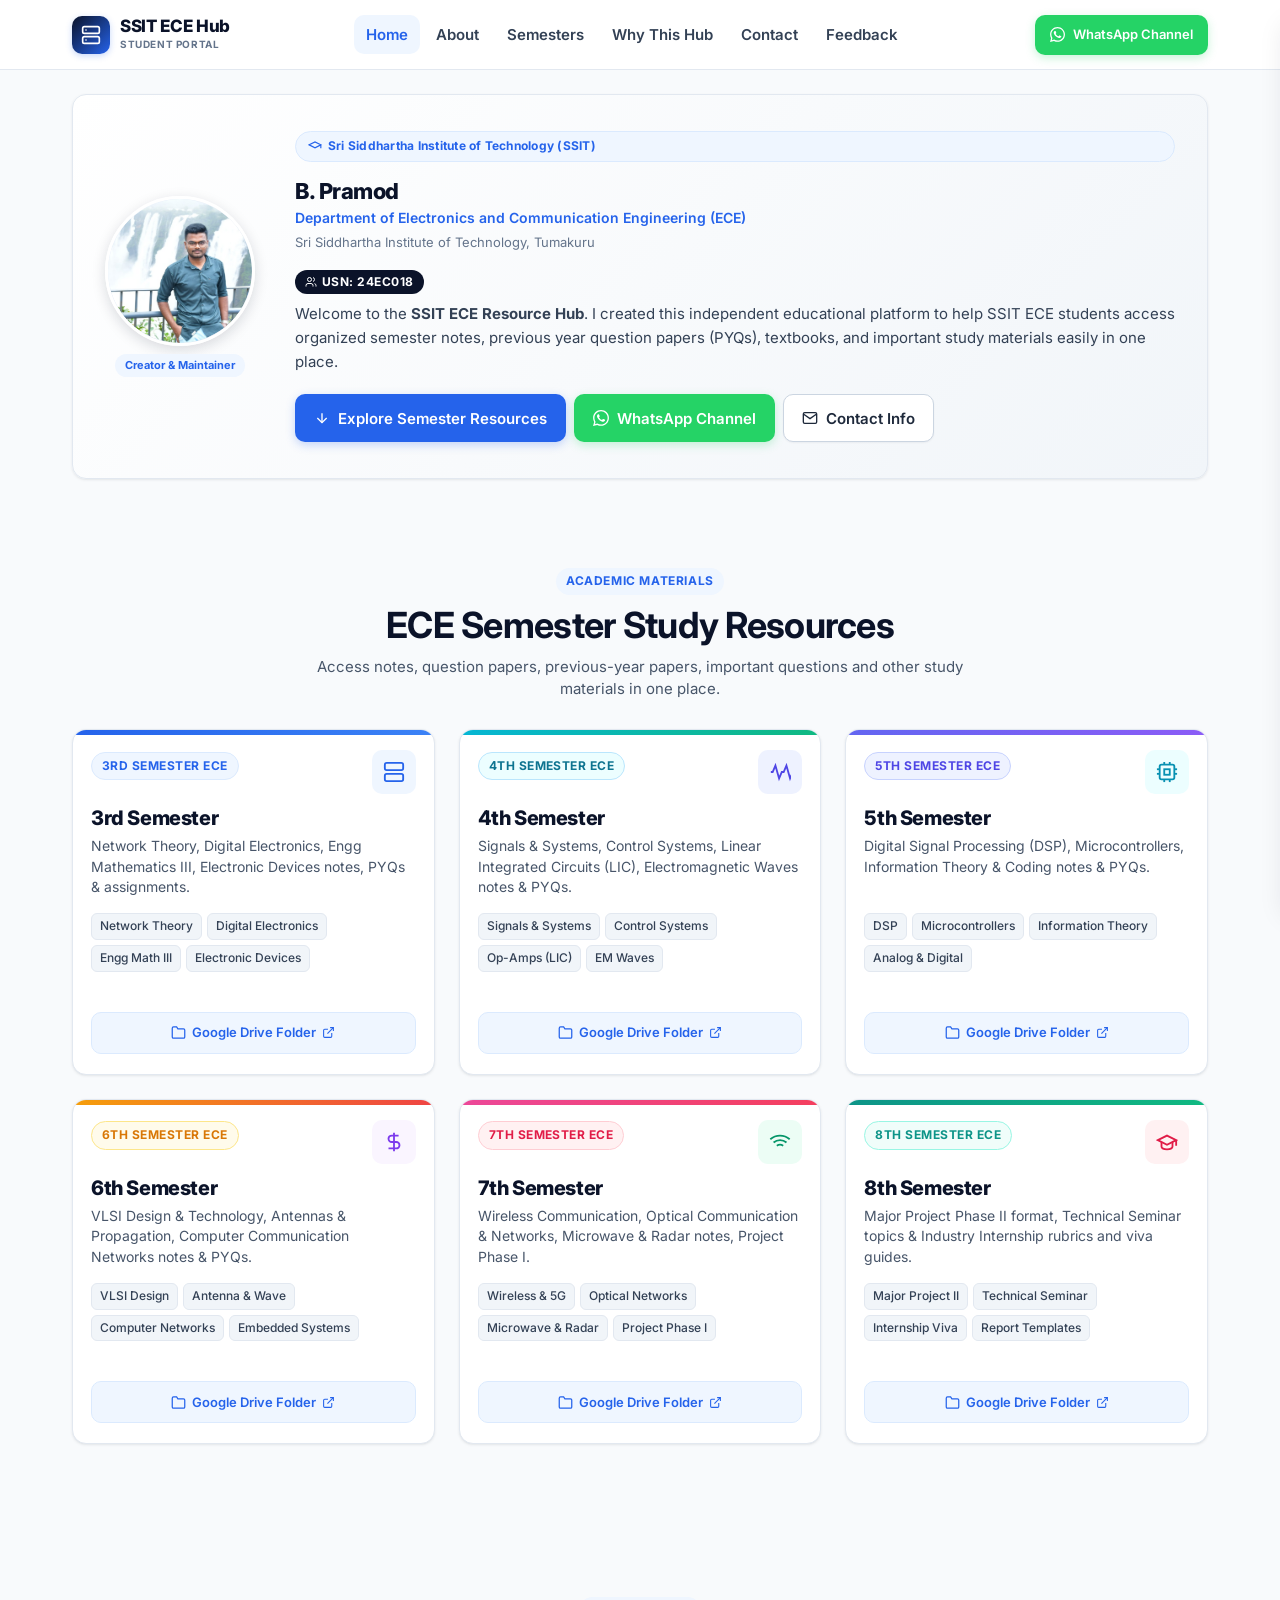
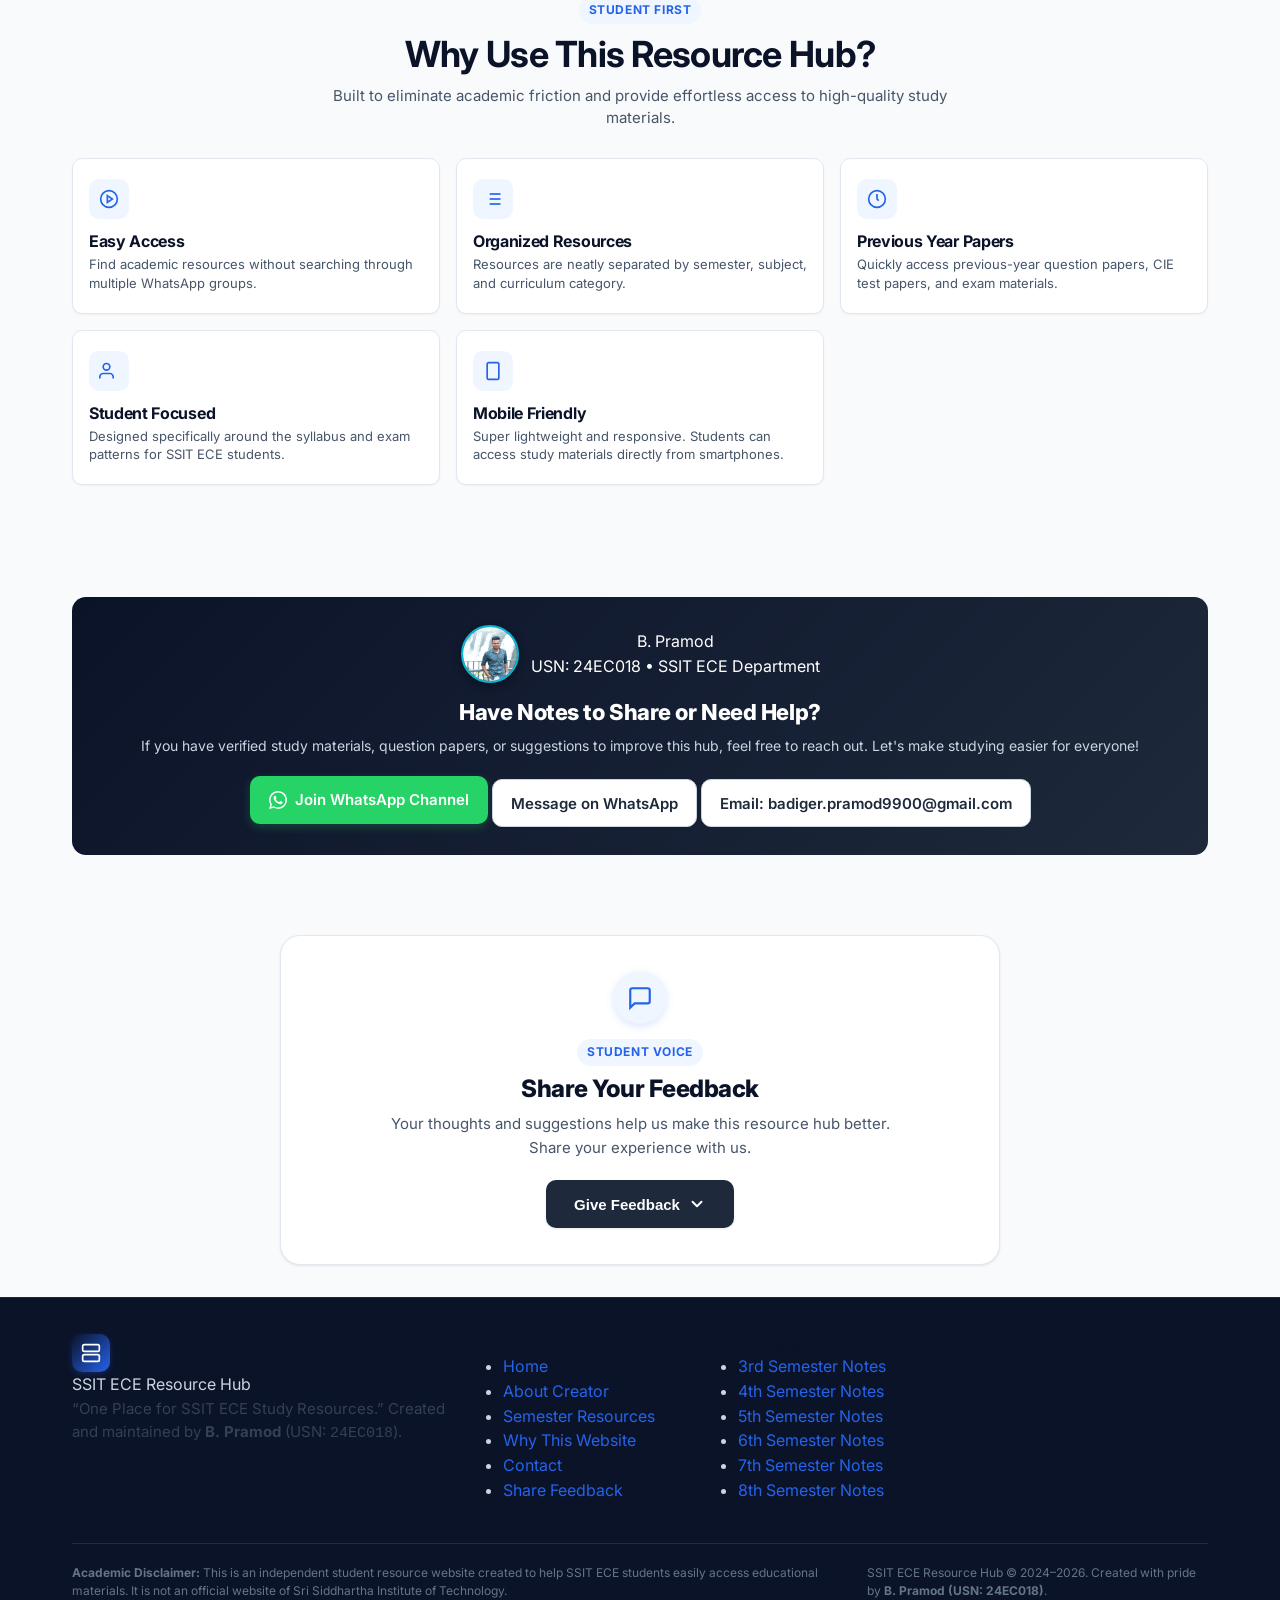
<file: index.html>
<!DOCTYPE html>
<html lang="en" dir="ltr">

<head>
  <meta charset="UTF-8" />
  <meta name="viewport" content="width=device-width, initial-scale=1.0, maximum-scale=5.0" />
  <title>SSIT ECE Notes, PYQs &amp; Study Materials | SSIT ECE Resource Hub</title>

  <meta name="google-site-verification" content="nePICPqPpKgbYac89nXSj3ZrUfnoT_5CNgrUsE46Vic" />

  <!-- Primary SEO Meta Tags -->
  <meta name="title" content="SSIT ECE Notes, PYQs &amp; Study Materials | SSIT ECE Resource Hub" />
  <meta name="description"
    content="One place for SSIT ECE notes, PYQs, textbooks and study materials across 3rd, 4th, 5th, 6th, 7th and 8th semesters for Sri Siddhartha Institute of Technology students. Created by B. Pramod." />
  <meta name="keywords"
    content="SSIT ECE notes, SSIT ECE notes PDF, SSIT ECE 3rd sem notes, SSIT ECE 4th sem notes, SSIT ECE 5th sem notes, SSIT ECE 6th sem notes, SSIT ECE PYQ, Sri Siddhartha Institute of Technology ECE notes, SSIT Tumakuru ECE resources, B Pramod SSIT" />
  <meta name="author" content="B. Pramod" />
  <meta name="robots" content="index, follow" />
  <link rel="canonical" href="https://badiger-pramod.github.io/ssit-ece-resource-hub/" />

  <!-- Open Graph & Social Cards -->
  <meta property="og:type" content="website" />
  <meta property="og:url" content="https://badiger-pramod.github.io/ssit-ece-resource-hub/" />
  <meta property="og:title" content="SSIT ECE Notes, PYQs &amp; Study Materials | SSIT ECE Resource Hub" />
  <meta property="og:description"
    content="Academic resources organized for SSIT ECE students across 3rd to 8th semesters. Created and maintained by B. Pramod." />
  <meta property="og:site_name" content="SSIT ECE Resource Hub" />

  <!-- Mobile Browser Theme Color -->
  <meta name="theme-color" content="#2563EB" />

  <!-- Google Fonts -->
  <link rel="preconnect" href="https://fonts.googleapis.com" />
  <link rel="preconnect" href="https://fonts.gstatic.com" crossorigin />
  <link href="https://fonts.googleapis.com/css2?family=Inter:wght@400;500;600;700;800&display=swap" rel="stylesheet" />

  <!-- Stylesheet -->
  <link rel="stylesheet" href="css/styles.css" />
  <link rel="stylesheet" href="css/components.css" />

  <style>
    /* ==========================================================================
       Custom Upgrades & Refinements for SSIT ECE Resource Hub
       ========================================================================== */
    /* Top Creator Section Header Styling */
    .about-top-section {
      padding-top: 1.5rem;
      padding-bottom: 2rem;
    }

    .creator-lead-badge {
      display: inline-flex;
      align-items: center;
      gap: 6px;
      padding: 5px 12px;
      background-color: var(--primary-light);
      border: 1px solid var(--primary-subtle);
      border-radius: var(--radius-full);
      color: var(--primary);
      font-size: 0.75rem;
      font-weight: 700;
      letter-spacing: 0.02em;
      margin-bottom: 1rem;
    }

    .creator-avatar-img {
      width: 100%;
      height: 100%;
      object-fit: cover;
      object-position: 62% 20%;
      border-radius: 50%;
      display: block;
    }

    .creator-intro-text {
      font-size: 0.9375rem;
      line-height: 1.6;
      color: var(--navy-700);
      margin-bottom: 1.25rem;
    }


    /* Enhanced Semester Cards Action Row */
    .semester-actions-row {
      display: flex;
      flex-direction: column;
      gap: 8px;
      margin-top: 1.25rem;
      width: 100%;
    }

    .btn-drive-action {
      display: inline-flex;
      align-items: center;
      justify-content: center;
      gap: 6px;
      width: 100%;
      min-height: 42px;
      padding: 8px 14px;
      font-size: 0.8125rem;
      font-weight: 600;
      border-radius: var(--radius-md);
      background-color: var(--primary-light);
      color: var(--primary);
      border: 1px solid var(--primary-subtle);
      text-decoration: none;
      transition: background-color var(--transition-fast), color var(--transition-fast);
    }

    .btn-drive-action:hover {
      background-color: #DBEAFE;
      color: var(--primary-hover);
    }

    .btn-coming-soon-badge {
      display: inline-flex;
      align-items: center;
      justify-content: center;
      gap: 6px;
      width: 100%;
      min-height: 42px;
      padding: 8px 14px;
      font-size: 0.75rem;
      font-weight: 600;
      border-radius: var(--radius-md);
      background-color: var(--neutral-100);
      color: var(--neutral-500);
      border: 1px dashed var(--neutral-300);
      text-align: center;
    }

    /* Semester Card Icon Badge */
    .semester-icon-header {
      display: flex;
      align-items: center;
      justify-content: space-between;
      margin-bottom: 0.75rem;
    }

    .semester-icon-circle {
      width: 44px;
      height: 44px;
      border-radius: var(--radius-md);
      display: flex;
      align-items: center;
      justify-content: center;
      background-color: var(--primary-light);
      color: var(--primary);
      flex-shrink: 0;
    }

    .semester-icon-circle svg {
      width: 22px;
      height: 22px;
    }
  </style>
</head>

<body>
  <!-- Accessibility Skip Navigation Link -->
  <a href="#main-content" class="skip-to-content">Skip to main content</a>

  <!-- ================= 1. NAVIGATION BAR ================= -->
  <header class="site-header" id="site-header">
    <div class="container">
      <nav class="navbar" aria-label="Main Navigation">
        <!-- Brand Title -->
        <a href="#about" class="nav-brand" aria-label="SSIT ECE Resource Hub Homepage">
          <div class="brand-icon-box" aria-hidden="true">
            <svg viewBox="0 0 24 24" fill="none" stroke="currentColor" stroke-width="2" stroke-linecap="round"
              stroke-linejoin="round">
              <rect x="2" y="2" width="20" height="8" rx="2" ry="2"></rect>
              <rect x="2" y="14" width="20" height="8" rx="2" ry="2"></rect>
              <line x1="6" y1="6" x2="6.01" y2="6"></line>
              <line x1="6" y1="18" x2="6.01" y2="18"></line>
            </svg>
          </div>
          <div class="brand-text">
            <span class="brand-title">SSIT ECE Hub</span>
            <span class="brand-subtitle">Student Portal</span>
          </div>
        </a>

        <!-- Desktop Navigation Links -->
        <ul class="nav-menu" role="menubar">
          <li role="none"><a href="#about" class="nav-link active" role="menuitem">Home</a></li>
          <li role="none"><a href="#about" class="nav-link" role="menuitem">About</a></li>
          <li role="none"><a href="#semesters" class="nav-link" role="menuitem">Semesters</a></li>
          <li role="none"><a href="#why-us" class="nav-link" role="menuitem">Why This Hub</a></li>
          <li role="none"><a href="#contact" class="nav-link" role="menuitem">Contact</a></li>
          <li role="none"><a href="#feedback" class="nav-link" role="menuitem">Feedback</a></li>
        </ul>

        <!-- Header Actions: WhatsApp -->
        <div class="header-actions">
          <a href="https://whatsapp.com/channel/0029VbBs0ymId7nU8XMlQm0M" target="_blank" rel="noopener noreferrer"
            class="btn btn-sm btn-whatsapp" style="width: auto;" aria-label="Join Official WhatsApp Channel">
            <svg width="15" height="15" viewBox="0 0 24 24" fill="currentColor">
              <path
                d="M.057 24l1.687-6.163c-1.041-1.804-1.588-3.849-1.587-5.946.003-6.556 5.338-11.891 11.893-11.891 3.181.001 6.167 1.24 8.413 3.488 2.245 2.248 3.481 5.236 3.48 8.414-.003 6.557-5.338 11.892-11.893 11.892-1.99-.001-3.951-.5-5.688-1.448l-6.305 1.654zm6.597-3.807c1.676.995 3.276 1.591 5.392 1.592 5.448 0 9.886-4.434 9.889-9.885.002-5.462-4.415-9.89-9.881-9.892-5.452 0-9.887 4.434-9.889 9.884-.001 2.225.651 3.891 1.746 5.634l-.999 3.648 3.742-.981zm11.387-5.464c-.074-.124-.272-.198-.57-.347-.297-.149-1.758-.868-2.031-.967-.272-.099-.47-.149-.669.149-.198.297-.768.967-.941 1.165-.173.198-.347.223-.644.074-.297-.149-1.255-.462-2.39-1.475-.883-.788-1.48-1.761-1.653-2.059-.173-.297-.018-.458.13-.606.134-.133.297-.347.446-.521.151-.172.2-.296.3-.495.099-.198.05-.372-.025-.521-.075-.148-.669-1.611-.916-2.206-.242-.579-.487-.501-.669-.51l-.57-.01c-.198 0-.52.074-.792.372s-1.04 1.016-1.04 2.479 1.065 2.876 1.213 3.074c.149.198 2.095 3.2 5.076 4.487.709.306 1.263.489 1.694.626.712.226 1.36.194 1.872.118.571-.085 1.758-.719 2.006-1.413.248-.695.248-1.29.173-1.414z" />
            </svg>
            <span>WhatsApp Channel</span>
          </a>
        </div>

        <!-- Mobile Hamburger Button (>= 48px Touch Target) -->
        <button type="button" class="mobile-menu-btn" id="mobile-menu-btn" aria-label="Toggle navigation menu"
          aria-expanded="false" aria-controls="mobile-nav">
          <svg viewBox="0 0 24 24" fill="none" stroke="currentColor" stroke-width="2" stroke-linecap="round"
            stroke-linejoin="round" aria-hidden="true">
            <line x1="3" y1="12" x2="21" y2="12"></line>
            <line x1="3" y1="6" x2="21" y2="6"></line>
            <line x1="3" y1="18" x2="21" y2="18"></line>
          </svg>
        </button>
      </nav>
    </div>
  </header>

  <!-- Clean Mobile Navigation Drawer -->
  <div class="mobile-nav-overlay" id="mobile-nav-overlay" aria-hidden="true"></div>
  <aside class="mobile-nav" id="mobile-nav" aria-label="Mobile Navigation">
    <div class="mobile-nav-header">
      <span class="mobile-nav-title">SSIT ECE Hub</span>
      <button type="button" class="mobile-nav-close" id="mobile-nav-close" aria-label="Close menu">
        <svg width="22" height="22" viewBox="0 0 24 24" fill="none" stroke="currentColor" stroke-width="2"
          stroke-linecap="round" stroke-linejoin="round">
          <line x1="18" y1="6" x2="6" y2="18"></line>
          <line x1="6" y1="6" x2="18" y2="18"></line>
        </svg>
      </button>
    </div>

    <ul class="mobile-nav-links">
      <li>
        <a href="https://whatsapp.com/channel/0029VbBs0ymId7nU8XMlQm0M" target="_blank" rel="noopener noreferrer"
          class="mobile-nav-link"
          style="background-color: #ECFDF5; color: #047857; border: 1px solid #A7F3D0; font-weight: 700;">
          <span style="display: flex; align-items: center; gap: 8px;">
            <svg width="18" height="18" viewBox="0 0 24 24" fill="currentColor" style="color: #25D366;">
              <path
                d="M.057 24l1.687-6.163c-1.041-1.804-1.588-3.849-1.587-5.946.003-6.556 5.338-11.891 11.893-11.891 3.181.001 6.167 1.24 8.413 3.488 2.245 2.248 3.481 5.236 3.48 8.414-.003 6.557-5.338 11.892-11.893 11.892-1.99-.001-3.951-.5-5.688-1.448l-6.305 1.654zm6.597-3.807c1.676.995 3.276 1.591 5.392 1.592 5.448 0 9.886-4.434 9.889-9.885.002-5.462-4.415-9.89-9.881-9.892-5.452 0-9.887 4.434-9.889 9.884-.001 2.225.651 3.891 1.746 5.634l-.999 3.648 3.742-.981zm11.387-5.464c-.074-.124-.272-.198-.57-.347-.297-.149-1.758-.868-2.031-.967-.272-.099-.47-.149-.669.149-.198.297-.768.967-.941 1.165-.173.198-.347.223-.644.074-.297-.149-1.255-.462-2.39-1.475-.883-.788-1.48-1.761-1.653-2.059-.173-.297-.018-.458.13-.606.134-.133.297-.347.446-.521.151-.172.2-.296.3-.495.099-.198.05-.372-.025-.521-.075-.148-.669-1.611-.916-2.206-.242-.579-.487-.501-.669-.51l-.57-.01c-.198 0-.52.074-.792.372s-1.04 1.016-1.04 2.479 1.065 2.876 1.213 3.074c.149.198 2.095 3.2 5.076 4.487.709.306 1.263.489 1.694.626.712.226 1.36.194 1.872.118.571-.085 1.758-.719 2.006-1.413.248-.695.248-1.29.173-1.414z" />
            </svg>
            <span>WhatsApp Channel</span>
          </span>
          <span
            style="font-size: 0.6875rem; background-color: #25D366; color: #fff; padding: 2px 7px; border-radius: 9999px;">Join</span>
        </a>
      </li>
      <li><a href="#about" class="mobile-nav-link">Home</a></li>
      <li><a href="#about" class="mobile-nav-link">About Creator</a></li>
      <li><a href="#semesters" class="mobile-nav-link">Semester Resources (3rd–8th)</a></li>
      <li><a href="#why-us" class="mobile-nav-link">Why This Website</a></li>
      <li><a href="#contact" class="mobile-nav-link">Contact</a></li>
      <li><a href="#feedback" class="mobile-nav-link">Share Feedback</a></li>
    </ul>

    <div class="mobile-nav-footer">
      <a href="#semesters" class="btn btn-primary" style="width: 100%; justify-content: center;">Browse Semesters</a>
    </div>
  </aside>

  <!-- ================= MAIN CONTENT ================= -->
  <main id="main-content">

    <!-- ================= 2. ABOUT CREATOR SECTION (IMMEDIATELY BELOW NAVBAR) ================= -->
    <section class="section about-top-section" id="about" aria-labelledby="about-heading">
      <div class="container">
        <div class="creator-wrapper">
          <!-- Creator Photograph with Face Centering -->
          <div class="creator-photo-col">
            <div class="creator-photo-frame" title="B. Pramod (USN: 24EC018) - Creator & Maintainer">
              <img src="assets/images/pramod.jpg" alt="B. Pramod - Creator of SSIT ECE Resource Hub" width="130"
                height="130" class="creator-avatar-img"
                onerror="this.onerror=null; this.src='assets/images/pramod-placeholder.svg';" />
            </div>
            <span class="creator-tag-badge">Creator &amp; Maintainer</span>
          </div>

          <!-- Creator Details & Introduction -->
          <div class="creator-info-col">
            <span class="creator-lead-badge">
              <svg width="14" height="14" viewBox="0 0 24 24" fill="none" stroke="currentColor" stroke-width="2">
                <path d="M22 10v6M2 10l10-5 10 5-10 5z"></path>
              </svg>
              <span>Sri Siddhartha Institute of Technology (SSIT)</span>
            </span>

            <h1 class="creator-name" id="about-heading">B. Pramod</h1>
            <p class="creator-dept">Department of Electronics and Communication Engineering (ECE)</p>
            <p class="creator-college">Sri Siddhartha Institute of Technology, Tumakuru</p>

            <div>
              <span class="creator-usn-badge">
                <svg width="12" height="12" viewBox="0 0 24 24" fill="none" stroke="currentColor" stroke-width="2">
                  <path d="M16 21v-2a4 4 0 0 0-4-4H6a4 4 0 0 0-4 4v2"></path>
                  <circle cx="9" cy="7" r="4"></circle>
                  <path d="M22 21v-2a4 4 0 0 0-3-3.87"></path>
                  <path d="M16 3.13a4 4 0 0 1 0 7.75"></path>
                </svg>
                <span>USN: 24EC018</span>
              </span>
            </div>

            <!-- Short Introduction explaining motivation -->
            <p class="creator-intro-text">
              Welcome to the <strong>SSIT ECE Resource Hub</strong>. I created this independent educational platform to
              help SSIT ECE students access organized semester notes, previous year question papers (PYQs), textbooks,
              and important study materials easily in one place.
            </p>

            <!-- Touch Action Buttons (Mobile-First) -->
            <div class="creator-contact-actions">
              <a href="#semesters" class="btn btn-primary" aria-label="Explore Semester Resources">
                <svg width="16" height="16" viewBox="0 0 24 24" fill="none" stroke="currentColor" stroke-width="2">
                  <line x1="12" y1="5" x2="12" y2="19"></line>
                  <polyline points="19 12 12 19 5 12"></polyline>
                </svg>
                <span>Explore Semester Resources</span>
              </a>

              <a href="https://whatsapp.com/channel/0029VbBs0ymId7nU8XMlQm0M" target="_blank" rel="noopener noreferrer"
                class="btn btn-whatsapp" aria-label="Join Official WhatsApp Channel">
                <svg width="16" height="16" viewBox="0 0 24 24" fill="currentColor">
                  <path
                    d="M.057 24l1.687-6.163c-1.041-1.804-1.588-3.849-1.587-5.946.003-6.556 5.338-11.891 11.893-11.891 3.181.001 6.167 1.24 8.413 3.488 2.245 2.248 3.481 5.236 3.48 8.414-.003 6.557-5.338 11.892-11.893 11.892-1.99-.001-3.951-.5-5.688-1.448l-6.305 1.654zm6.597-3.807c1.676.995 3.276 1.591 5.392 1.592 5.448 0 9.886-4.434 9.889-9.885.002-5.462-4.415-9.89-9.881-9.892-5.452 0-9.887 4.434-9.889 9.884-.001 2.225.651 3.891 1.746 5.634l-.999 3.648 3.742-.981zm11.387-5.464c-.074-.124-.272-.198-.57-.347-.297-.149-1.758-.868-2.031-.967-.272-.099-.47-.149-.669.149-.198.297-.768.967-.941 1.165-.173.198-.347.223-.644.074-.297-.149-1.255-.462-2.39-1.475-.883-.788-1.48-1.761-1.653-2.059-.173-.297-.018-.458.13-.606.134-.133.297-.347.446-.521.151-.172.2-.296.3-.495.099-.198.05-.372-.025-.521-.075-.148-.669-1.611-.916-2.206-.242-.579-.487-.501-.669-.51l-.57-.01c-.198 0-.52.074-.792.372s-1.04 1.016-1.04 2.479 1.065 2.876 1.213 3.074c.149.198 2.095 3.2 5.076 4.487.709.306 1.263.489 1.694.626.712.226 1.36.194 1.872.118.571-.085 1.758-.719 2.006-1.413.248-.695.248-1.29.173-1.414z" />
                </svg>
                <span>WhatsApp Channel</span>
              </a>

              <a href="#contact" class="btn btn-secondary" aria-label="Contact B. Pramod">
                <svg width="16" height="16" viewBox="0 0 24 24" fill="none" stroke="currentColor" stroke-width="2">
                  <path d="M4 4h16c1.1 0 2 .9 2 2v12c0 1.1-.9 2-2 2H4c-1.1 0-2-.9-2-2V6c0-1.1.9-2 2-2z"></path>
                  <polyline points="22,6 12,13 2,6"></polyline>
                </svg>
                <span>Contact Info</span>
              </a>
            </div>
          </div>
        </div>
      </div>
    </section>

    <!-- ================= 3. ECE SEMESTER STUDY RESOURCES (3rd to 8th) ================= -->
    <section class="section" id="semesters" aria-labelledby="semesters-title">
      <div class="container">
        <div class="section-header">
          <span class="section-badge">Academic Materials</span>
          <h2 class="section-title" id="semesters-title">ECE Semester Study Resources</h2>
          <p class="section-subtitle">
            Access notes, question papers, previous-year papers, important questions and other study materials in one
            place.
          </p>
        </div>

        <!-- 6 Semester Cards Grid (Mobile 1-col, Tablet 2-col, Desktop 3-col) -->
        <div class="semesters-grid" id="semesters-grid-container">

          <!-- 1. 3rd Semester Card -->
          <article class="semester-card sem-card-3" id="sem-3">
            <div class="semester-card-top-accent"></div>
            <div class="semester-icon-header">
              <span class="semester-badge">3rd Semester ECE</span>
              <div class="semester-icon-circle" aria-hidden="true">
                <!-- Circuit Icon -->
                <svg viewBox="0 0 24 24" fill="none" stroke="currentColor" stroke-width="2">
                  <rect x="2" y="2" width="20" height="8" rx="2" ry="2"></rect>
                  <rect x="2" y="14" width="20" height="8" rx="2" ry="2"></rect>
                  <line x1="6" y1="6" x2="6.01" y2="6"></line>
                  <line x1="6" y1="18" x2="6.01" y2="18"></line>
                </svg>
              </div>
            </div>

            <h3 class="semester-title">3rd Semester</h3>
            <p class="semester-desc">
              Network Theory, Digital Electronics, Engg Mathematics III, Electronic Devices notes, PYQs &amp;
              assignments.
            </p>

            <ul class="semester-subjects-list" aria-label="Core Subjects">
              <li class="semester-subject-pill">Network Theory</li>
              <li class="semester-subject-pill">Digital Electronics</li>
              <li class="semester-subject-pill">Engg Math III</li>
              <li class="semester-subject-pill">Electronic Devices</li>
            </ul>

            <div class="semester-actions-row">
              <a href="https://drive.google.com/drive/folders/10A22FDHw3j7eA5kIDYn6FzdEhDXj8HKC" target="_blank"
                rel="noopener noreferrer" class="btn-drive-action" aria-label="Open 3rd Semester Google Drive">
                <svg width="15" height="15" viewBox="0 0 24 24" fill="none" stroke="currentColor" stroke-width="2">
                  <path d="M22 19a2 2 0 0 1-2 2H4a2 2 0 0 1-2-2V5a2 2 0 0 1 2-2h5l2 3h9a2 2 0 0 1 2 2z"></path>
                </svg>
                <span>Google Drive Folder</span>
                <svg width="13" height="13" viewBox="0 0 24 24" fill="none" stroke="currentColor" stroke-width="2">
                  <path d="M18 13v6a2 2 0 0 1-2 2H5a2 2 0 0 1-2-2V8a2 2 0 0 1 2-2h6"></path>
                  <polyline points="15 3 21 3 21 9"></polyline>
                  <line x1="10" y1="14" x2="21" y2="3"></line>
                </svg>
              </a>
            </div>
          </article>

          <!-- 2. 4th Semester Card -->
          <article class="semester-card sem-card-4" id="sem-4">
            <div class="semester-card-top-accent"></div>
            <div class="semester-icon-header">
              <span class="semester-badge">4th Semester ECE</span>
              <div class="semester-icon-circle" aria-hidden="true" style="background-color: #EEF2FF; color: #4F46E5;">
                <!-- Wave Icon -->
                <svg viewBox="0 0 24 24" fill="none" stroke="currentColor" stroke-width="2">
                  <path d="M2 12h2l3-7 4 14 3-7h2l3-7 4 14 3-7h2"></path>
                </svg>
              </div>
            </div>

            <h3 class="semester-title">4th Semester</h3>
            <p class="semester-desc">
              Signals &amp; Systems, Control Systems, Linear Integrated Circuits (LIC), Electromagnetic Waves notes
              &amp; PYQs.
            </p>

            <ul class="semester-subjects-list" aria-label="Core Subjects">
              <li class="semester-subject-pill">Signals &amp; Systems</li>
              <li class="semester-subject-pill">Control Systems</li>
              <li class="semester-subject-pill">Op-Amps (LIC)</li>
              <li class="semester-subject-pill">EM Waves</li>
            </ul>

            <div class="semester-actions-row">
              <a href="https://drive.google.com/drive/folders/1eTAomKSCOVdGVzwWvMAuI4Y-z9eiLtEl" target="_blank"
                rel="noopener noreferrer" class="btn-drive-action" aria-label="Open 4th Semester Google Drive">
                <svg width="15" height="15" viewBox="0 0 24 24" fill="none" stroke="currentColor" stroke-width="2">
                  <path d="M22 19a2 2 0 0 1-2 2H4a2 2 0 0 1-2-2V5a2 2 0 0 1 2-2h5l2 3h9a2 2 0 0 1 2 2z"></path>
                </svg>
                <span>Google Drive Folder</span>
                <svg width="13" height="13" viewBox="0 0 24 24" fill="none" stroke="currentColor" stroke-width="2">
                  <path d="M18 13v6a2 2 0 0 1-2 2H5a2 2 0 0 1-2-2V8a2 2 0 0 1 2-2h6"></path>
                  <polyline points="15 3 21 3 21 9"></polyline>
                  <line x1="10" y1="14" x2="21" y2="3"></line>
                </svg>
              </a>
            </div>
          </article>

          <!-- 3. 5th Semester Card -->
          <article class="semester-card sem-card-5" id="sem-5">
            <div class="semester-card-top-accent"></div>
            <div class="semester-icon-header">
              <span class="semester-badge">5th Semester ECE</span>
              <div class="semester-icon-circle" aria-hidden="true" style="background-color: #ECFEFF; color: #0891B2;">
                <!-- Microprocessor Icon -->
                <svg viewBox="0 0 24 24" fill="none" stroke="currentColor" stroke-width="2">
                  <rect x="4" y="4" width="16" height="16" rx="2"></rect>
                  <rect x="9" y="9" width="6" height="6"></rect>
                  <line x1="9" y1="1" x2="9" y2="4"></line>
                  <line x1="15" y1="1" x2="15" y2="4"></line>
                  <line x1="9" y1="20" x2="9" y2="23"></line>
                  <line x1="15" y1="20" x2="15" y2="23"></line>
                  <line x1="20" y1="9" x2="23" y2="9"></line>
                  <line x1="20" y1="14" x2="23" y2="14"></line>
                  <line x1="1" y1="9" x2="4" y2="9"></line>
                  <line x1="1" y1="14" x2="4" y2="14"></line>
                </svg>
              </div>
            </div>

            <h3 class="semester-title">5th Semester</h3>
            <p class="semester-desc">
              Digital Signal Processing (DSP), Microcontrollers, Information Theory &amp; Coding notes &amp; PYQs.
            </p>

            <ul class="semester-subjects-list" aria-label="Core Subjects">
              <li class="semester-subject-pill">DSP</li>
              <li class="semester-subject-pill">Microcontrollers</li>
              <li class="semester-subject-pill">Information Theory</li>
              <li class="semester-subject-pill">Analog &amp; Digital</li>
            </ul>

            <div class="semester-actions-row">
              <a href="https://drive.google.com/drive/folders/1Vl7GBvbNEtHJhae36wi89-S1IUgjO7qQ" target="_blank"
                rel="noopener noreferrer" class="btn-drive-action" aria-label="Open 5th Semester Google Drive">
                <svg width="15" height="15" viewBox="0 0 24 24" fill="none" stroke="currentColor" stroke-width="2">
                  <path d="M22 19a2 2 0 0 1-2 2H4a2 2 0 0 1-2-2V5a2 2 0 0 1 2-2h5l2 3h9a2 2 0 0 1 2 2z"></path>
                </svg>
                <span>Google Drive Folder</span>
                <svg width="13" height="13" viewBox="0 0 24 24" fill="none" stroke="currentColor" stroke-width="2">
                  <path d="M18 13v6a2 2 0 0 1-2 2H5a2 2 0 0 1-2-2V8a2 2 0 0 1 2-2h6"></path>
                  <polyline points="15 3 21 3 21 9"></polyline>
                  <line x1="10" y1="14" x2="21" y2="3"></line>
                </svg>
              </a>
            </div>
          </article>

          <!-- 4. 6th Semester Card -->
          <article class="semester-card sem-card-6" id="sem-6">
            <div class="semester-card-top-accent"></div>
            <div class="semester-icon-header">
              <span class="semester-badge">6th Semester ECE</span>
              <div class="semester-icon-circle" aria-hidden="true" style="background-color: #FAF5FF; color: #7C3AED;">
                <!-- Antenna/Chip Icon -->
                <svg viewBox="0 0 24 24" fill="none" stroke="currentColor" stroke-width="2">
                  <path d="M12 2v20M17 5H9.5a3.5 3.5 0 0 0 0 7h5a3.5 3.5 0 0 1 0 7H6"></path>
                </svg>
              </div>
            </div>

            <h3 class="semester-title">6th Semester</h3>
            <p class="semester-desc">
              VLSI Design &amp; Technology, Antennas &amp; Propagation, Computer Communication Networks notes &amp;
              PYQs.
            </p>

            <ul class="semester-subjects-list" aria-label="Core Subjects">
              <li class="semester-subject-pill">VLSI Design</li>
              <li class="semester-subject-pill">Antenna &amp; Wave</li>
              <li class="semester-subject-pill">Computer Networks</li>
              <li class="semester-subject-pill">Embedded Systems</li>
            </ul>

            <div class="semester-actions-row">
              <a href="https://drive.google.com/drive/folders/1AP-suBvOmB0LhoK178qOOseBytJG1XCh" target="_blank"
                rel="noopener noreferrer" class="btn-drive-action" aria-label="Open 6th Semester Google Drive">
                <svg width="15" height="15" viewBox="0 0 24 24" fill="none" stroke="currentColor" stroke-width="2">
                  <path d="M22 19a2 2 0 0 1-2 2H4a2 2 0 0 1-2-2V5a2 2 0 0 1 2-2h5l2 3h9a2 2 0 0 1 2 2z"></path>
                </svg>
                <span>Google Drive Folder</span>
                <svg width="13" height="13" viewBox="0 0 24 24" fill="none" stroke="currentColor" stroke-width="2">
                  <path d="M18 13v6a2 2 0 0 1-2 2H5a2 2 0 0 1-2-2V8a2 2 0 0 1 2-2h6"></path>
                  <polyline points="15 3 21 3 21 9"></polyline>
                  <line x1="10" y1="14" x2="21" y2="3"></line>
                </svg>
              </a>
            </div>
          </article>

          <!-- 5. 7th Semester Card -->
          <article class="semester-card sem-card-7" id="sem-7">
            <div class="semester-card-top-accent"></div>
            <div class="semester-icon-header">
              <span class="semester-badge">7th Semester ECE</span>
              <div class="semester-icon-circle" aria-hidden="true" style="background-color: #ECFDF5; color: #059669;">
                <!-- Wireless / Radar Icon -->
                <svg viewBox="0 0 24 24" fill="none" stroke="currentColor" stroke-width="2">
                  <path d="M5 12.55a11 11 0 0 1 14.08 0"></path>
                  <path d="M1.42 9a16 16 0 0 1 21.16 0"></path>
                  <path d="M8.53 16.11a6 6 0 0 1 6.95 0"></path>
                  <line x1="12" y1="20" x2="12.01" y2="20"></line>
                </svg>
              </div>
            </div>

            <h3 class="semester-title">7th Semester</h3>
            <p class="semester-desc">
              Wireless Communication, Optical Communication &amp; Networks, Microwave &amp; Radar notes, Project Phase
              I.
            </p>

            <ul class="semester-subjects-list" aria-label="Core Subjects">
              <li class="semester-subject-pill">Wireless &amp; 5G</li>
              <li class="semester-subject-pill">Optical Networks</li>
              <li class="semester-subject-pill">Microwave &amp; Radar</li>
              <li class="semester-subject-pill">Project Phase I</li>
            </ul>

            <div class="semester-actions-row">
              <a href="https://drive.google.com/drive/folders/1VcCJliUxYvZ04etjz8dSz4T2kYgqFiDf" target="_blank"
                rel="noopener noreferrer" class="btn-drive-action" aria-label="Open 7th Semester Google Drive">
                <svg width="15" height="15" viewBox="0 0 24 24" fill="none" stroke="currentColor" stroke-width="2">
                  <path d="M22 19a2 2 0 0 1-2 2H4a2 2 0 0 1-2-2V5a2 2 0 0 1 2-2h5l2 3h9a2 2 0 0 1 2 2z"></path>
                </svg>
                <span>Google Drive Folder</span>
                <svg width="13" height="13" viewBox="0 0 24 24" fill="none" stroke="currentColor" stroke-width="2">
                  <path d="M18 13v6a2 2 0 0 1-2 2H5a2 2 0 0 1-2-2V8a2 2 0 0 1 2-2h6"></path>
                  <polyline points="15 3 21 3 21 9"></polyline>
                  <line x1="10" y1="14" x2="21" y2="3"></line>
                </svg>
              </a>
            </div>
          </article>

          <!-- 6. 8th Semester Card -->
          <article class="semester-card sem-card-8" id="sem-8">
            <div class="semester-card-top-accent"></div>
            <div class="semester-icon-header">
              <span class="semester-badge">8th Semester ECE</span>
              <div class="semester-icon-circle" aria-hidden="true" style="background-color: #FFF1F2; color: #E11D48;">
                <!-- Project Cap Icon -->
                <svg viewBox="0 0 24 24" fill="none" stroke="currentColor" stroke-width="2">
                  <path d="M22 10v6M2 10l10-5 10 5-10 5z"></path>
                  <path d="M6 12v5c0 2 3 3 6 3s6-1 6-3v-5"></path>
                </svg>
              </div>
            </div>

            <h3 class="semester-title">8th Semester</h3>
            <p class="semester-desc">
              Major Project Phase II format, Technical Seminar topics &amp; Industry Internship rubrics and viva guides.
            </p>

            <ul class="semester-subjects-list" aria-label="Core Subjects">
              <li class="semester-subject-pill">Major Project II</li>
              <li class="semester-subject-pill">Technical Seminar</li>
              <li class="semester-subject-pill">Internship Viva</li>
              <li class="semester-subject-pill">Report Templates</li>
            </ul>

            <div class="semester-actions-row">
              <a href="https://drive.google.com/drive/folders/10OqT0GkKHCzddtY2W9A2M-kaDJ8RnKQn" target="_blank"
                rel="noopener noreferrer" class="btn-drive-action" aria-label="Open 8th Semester Google Drive">
                <svg width="15" height="15" viewBox="0 0 24 24" fill="none" stroke="currentColor" stroke-width="2">
                  <path d="M22 19a2 2 0 0 1-2 2H4a2 2 0 0 1-2-2V5a2 2 0 0 1 2-2h5l2 3h9a2 2 0 0 1 2 2z"></path>
                </svg>
                <span>Google Drive Folder</span>
                <svg width="13" height="13" viewBox="0 0 24 24" fill="none" stroke="currentColor" stroke-width="2">
                  <path d="M18 13v6a2 2 0 0 1-2 2H5a2 2 0 0 1-2-2V8a2 2 0 0 1 2-2h6"></path>
                  <polyline points="15 3 21 3 21 9"></polyline>
                  <line x1="10" y1="14" x2="21" y2="3"></line>
                </svg>
              </a>
            </div>
          </article>

        </div>
      </div>
    </section>

    <!-- ================= 4. WHY THIS WEBSITE SECTION ================= -->
    <section class="section" id="why-us" aria-labelledby="why-heading">
      <div class="container">
        <div class="section-header">
          <span class="section-badge">Student First</span>
          <h2 class="section-title" id="why-heading">Why Use This Resource Hub?</h2>
          <p class="section-subtitle">
            Built to eliminate academic friction and provide effortless access to high-quality study materials.
          </p>
        </div>

        <div class="why-grid">
          <article class="why-card">
            <div class="why-icon-box" aria-hidden="true">
              <svg viewBox="0 0 24 24" fill="none" stroke="currentColor" stroke-width="2">
                <circle cx="12" cy="12" r="10"></circle>
                <polygon points="10 8 16 12 10 16 10 8"></polygon>
              </svg>
            </div>
            <h3 class="why-title">Easy Access</h3>
            <p class="why-desc">Find academic resources without searching through multiple WhatsApp groups.</p>
          </article>

          <article class="why-card">
            <div class="why-icon-box" aria-hidden="true">
              <svg viewBox="0 0 24 24" fill="none" stroke="currentColor" stroke-width="2">
                <line x1="8" y1="6" x2="21" y2="6"></line>
                <line x1="8" y1="12" x2="21" y2="12"></line>
                <line x1="8" y1="18" x2="21" y2="18"></line>
              </svg>
            </div>
            <h3 class="why-title">Organized Resources</h3>
            <p class="why-desc">Resources are neatly separated by semester, subject, and curriculum category.</p>
          </article>

          <article class="why-card">
            <div class="why-icon-box" aria-hidden="true">
              <svg viewBox="0 0 24 24" fill="none" stroke="currentColor" stroke-width="2">
                <circle cx="12" cy="12" r="10"></circle>
                <polyline points="12 6 12 12 14 14"></polyline>
              </svg>
            </div>
            <h3 class="why-title">Previous Year Papers</h3>
            <p class="why-desc">Quickly access previous-year question papers, CIE test papers, and exam materials.</p>
          </article>

          <article class="why-card">
            <div class="why-icon-box" aria-hidden="true">
              <svg viewBox="0 0 24 24" fill="none" stroke="currentColor" stroke-width="2">
                <path d="M17 21v-2a4 4 0 0 0-4-4H5a4 4 0 0 0-4 4v2"></path>
                <circle cx="9" cy="7" r="4"></circle>
              </svg>
            </div>
            <h3 class="why-title">Student Focused</h3>
            <p class="why-desc">Designed specifically around the syllabus and exam patterns for SSIT ECE students.</p>
          </article>

          <article class="why-card">
            <div class="why-icon-box" aria-hidden="true">
              <svg viewBox="0 0 24 24" fill="none" stroke="currentColor" stroke-width="2">
                <rect x="5" y="2" width="14" height="20" rx="2" ry="2"></rect>
                <line x1="12" y1="18" x2="12.01" y2="18"></line>
              </svg>
            </div>
            <h3 class="why-title">Mobile Friendly</h3>
            <p class="why-desc">Super lightweight and responsive. Students can access study materials directly from
              smartphones.</p>
          </article>
        </div>
      </div>
    </section>

    <!-- ================= 5. CONTACT SECTION ================= -->
    <section class="section" id="contact" aria-labelledby="contact-heading">
      <div class="container">
        <div class="contact-section-card">
          <div class="contact-card-profile">
            <div class="contact-photo-frame">
              <img src="assets/images/pramod.jpg" alt="B. Pramod" width="64" height="64"
                onerror="this.onerror=null; this.src='assets/images/pramod-placeholder.svg';" />
            </div>
            <div>
              <div class="contact-profile-name">B. Pramod</div>
              <div class="contact-profile-meta">USN: 24EC018 &bull; SSIT ECE Department</div>
            </div>
          </div>

          <h2 class="contact-card-title" id="contact-heading">Have Notes to Share or Need Help?</h2>
          <p class="contact-card-desc">
            If you have verified study materials, question papers, or suggestions to improve this hub, feel free to
            reach out. Let's make studying easier for everyone!
          </p>

          <div class="contact-actions-grid">
            <a href="https://whatsapp.com/channel/0029VbBs0ymId7nU8XMlQm0M" target="_blank" rel="noopener noreferrer"
              class="btn btn-whatsapp" aria-label="Join Official WhatsApp Channel">
              <svg width="18" height="18" viewBox="0 0 24 24" fill="currentColor">
                <path
                  d="M.057 24l1.687-6.163c-1.041-1.804-1.588-3.849-1.587-5.946.003-6.556 5.338-11.891 11.893-11.891 3.181.001 6.167 1.24 8.413 3.488 2.245 2.248 3.481 5.236 3.48 8.414-.003 6.557-5.338 11.892-11.893 11.892-1.99-.001-3.951-.5-5.688-1.448l-6.305 1.654zm6.597-3.807c1.676.995 3.276 1.591 5.392 1.592 5.448 0 9.886-4.434 9.889-9.885.002-5.462-4.415-9.89-9.881-9.892-5.452 0-9.887 4.434-9.889 9.884-.001 2.225.651 3.891 1.746 5.634l-.999 3.648 3.742-.981zm11.387-5.464c-.074-.124-.272-.198-.57-.347-.297-.149-1.758-.868-2.031-.967-.272-.099-.47-.149-.669.149-.198.297-.768.967-.941 1.165-.173.198-.347.223-.644.074-.297-.149-1.255-.462-2.39-1.475-.883-.788-1.48-1.761-1.653-2.059-.173-.297-.018-.458.13-.606.134-.133.297-.347.446-.521.151-.172.2-.296.3-.495.099-.198.05-.372-.025-.521-.075-.148-.669-1.611-.916-2.206-.242-.579-.487-.501-.669-.51l-.57-.01c-.198 0-.52.074-.792.372s-1.04 1.016-1.04 2.479 1.065 2.876 1.213 3.074c.149.198 2.095 3.2 5.076 4.487.709.306 1.263.489 1.694.626.712.226 1.36.194 1.872.118.571-.085 1.758-.719 2.006-1.413.248-.695.248-1.29.173-1.414z" />
              </svg>
              <span>Join WhatsApp Channel</span>
            </a>

            <a href="https://wa.me/918197159702?text=Hello%20Pramod,%20I%20am%20visiting%20the%20SSIT%20ECE%20Resource%20Hub%20and%20would%20like%20to%20connect."
              target="_blank" rel="noopener noreferrer" class="btn btn-secondary" aria-label="Message on WhatsApp">
              <span>Message on WhatsApp</span>
            </a>

            <a href="mailto:badiger.pramod9900@gmail.com" class="btn btn-secondary"
              aria-label="Send an email to B. Pramod">
              <span>Email: badiger.pramod9900@gmail.com</span>
            </a>
          </div>
        </div>
      </div>
    </section>

    <!-- ================= 6. STUDENT FEEDBACK SECTION (COLLAPSIBLE / EXPANDABLE) ================= -->
    <section class="section feedback-section" id="feedback" aria-labelledby="feedback-heading">
      <div class="container">
        <div class="feedback-card">
          <div class="feedback-icon-wrap" aria-hidden="true">
            <svg viewBox="0 0 24 24">
              <path d="M21 15a2 2 0 0 1-2 2H7l-4 4V5a2 2 0 0 1 2-2h14a2 2 0 0 1 2 2z"></path>
            </svg>
          </div>
          <span class="section-badge">Student Voice</span>
          <h2 class="section-title feedback-title" id="feedback-heading">Share Your Feedback</h2>
          <p class="feedback-subtitle">
            Your thoughts and suggestions help us make this resource hub better. Share your experience with us.
          </p>

          <div class="feedback-toggle-wrap">
            <button type="button" class="btn-feedback-toggle" id="btn-give-feedback" aria-expanded="false"
              aria-controls="feedback-form-container">
              <span>Give Feedback</span>
              <svg viewBox="0 0 24 24" fill="none" stroke="currentColor" stroke-width="2.5" stroke-linecap="round"
                stroke-linejoin="round">
                <polyline points="6 9 12 15 18 9"></polyline>
              </svg>
            </button>
          </div>

          <!-- Hidden Form Container (Revealed upon clicking Give Feedback) -->
          <div class="feedback-form-container" id="feedback-form-container">
            <form id="student-feedback-form" class="feedback-form" novalidate>
              <!-- Anti-Spam Honeypot Field (Invisible to human students) -->
              <input type="text" id="feedback-hp" name="_hp_security" class="feedback-honeypot" tabindex="-1"
                autocomplete="off" />

              <div class="feedback-form-row">
                <!-- 1. Student Name (Optional) -->
                <div class="feedback-field">
                  <label for="feedback-name" class="feedback-label">
                    1. Student Name <span class="optional-tag">(Optional)</span>
                  </label>
                  <input type="text" id="feedback-name" name="studentName" class="feedback-input"
                    placeholder="Your name (or leave empty to stay anonymous)" maxlength="100" />
                </div>

                <!-- 2. Semester (3rd, 4th, 5th, 6th, 7th, 8th) -->
                <div class="feedback-field">
                  <label for="feedback-semester" class="feedback-label">
                    2. Semester <span class="required-star">*</span>
                  </label>
                  <select id="feedback-semester" name="semester" class="feedback-select" required>
                    <option value="" disabled selected>Select your current semester</option>
                    <option value="3rd Semester">3rd Semester ECE</option>
                    <option value="4th Semester">4th Semester ECE</option>
                    <option value="5th Semester">5th Semester ECE</option>
                    <option value="6th Semester">6th Semester ECE</option>
                    <option value="7th Semester">7th Semester ECE</option>
                    <option value="8th Semester">8th Semester ECE</option>
                    <option value="Alumni / Other">Alumni / Other Department</option>
                  </select>
                </div>
              </div>

              <!-- 3. What do you think about this website? -->
              <div class="feedback-field">
                <label for="feedback-website" class="feedback-label">
                  3. What do you think about this website?
                </label>
                <textarea id="feedback-website" name="websiteFeedback" class="feedback-textarea" rows="3"
                  placeholder="How is your experience using the notes, PYQs, and layout?"></textarea>
              </div>

              <!-- 4. ECE Department Feedback -->
              <div class="feedback-field">
                <label for="feedback-department" class="feedback-label">
                  4. What do you think about our ECE Department?
                </label>
                <textarea id="feedback-department" name="deptFeedback" class="feedback-textarea" rows="3"
                  placeholder="Share your experience with our ECE department, faculty, labs, or curriculum..."></textarea>
              </div>

              <!-- 5. College Feedback -->
              <div class="feedback-field">
                <label for="feedback-college" class="feedback-label">
                  5. Share your thoughts about Sri Siddhartha Institute of Technology (SSIT)
                </label>
                <textarea id="feedback-college" name="collegeFeedback" class="feedback-textarea" rows="3"
                  placeholder="Share your experience and thoughts about college life, facilities, or memories..."></textarea>
              </div>

              <!-- 6. Suggestions for Improvement -->
              <div class="feedback-field">
                <label for="feedback-suggestions" class="feedback-label">
                  6. What improvements or suggestions would you like to give?
                </label>
                <textarea id="feedback-suggestions" name="suggestions" class="feedback-textarea" rows="3"
                  placeholder="Any specific study materials, question papers, or website features you need?"></textarea>
              </div>

              <div class="feedback-actions">
                <button type="submit" class="btn-feedback-submit" id="btn-feedback-submit">
                  <svg width="18" height="18" viewBox="0 0 24 24" fill="none" stroke="currentColor" stroke-width="2"
                    stroke-linecap="round" stroke-linejoin="round">
                    <line x1="22" y1="2" x2="11" y2="13"></line>
                    <polygon points="22 2 15 22 11 13 2 9 22 2"></polygon>
                  </svg>
                  <span>Submit Feedback</span>
                </button>
                <p class="feedback-privacy-note">
                  🔒 Responses are securely stored in a private Google Sheet. Your submission can be anonymous.
                </p>
              </div>

              <!-- Submission Alerts -->
              <div class="feedback-alert feedback-alert-success" id="feedback-alert-success" role="alert">
                <svg width="20" height="20" viewBox="0 0 24 24" fill="none" stroke="currentColor" stroke-width="2.5"
                  style="flex-shrink: 0;">
                  <path d="M22 11.08V12a10 10 0 1 1-5.93-9.14"></path>
                  <polyline points="22 4 12 14.01 9 11.01"></polyline>
                </svg>
                <span>Thank you for sharing your feedback! Your thoughts are valuable to us.</span>
              </div>

              <div class="feedback-alert feedback-alert-error" id="feedback-alert-error" role="alert">
                <svg width="20" height="20" viewBox="0 0 24 24" fill="none" stroke="currentColor" stroke-width="2.5"
                  style="flex-shrink: 0;">
                  <circle cx="12" cy="12" r="10"></circle>
                  <line x1="12" y1="8" x2="12" y2="12"></line>
                  <line x1="12" y1="16" x2="12.01" y2="16"></line>
                </svg>
                <span id="feedback-error-text">Submission failed. Please check your internet connection and try
                  again.</span>
              </div>

              <div class="feedback-alert feedback-alert-info" id="feedback-alert-info" role="alert">
                <svg width="20" height="20" viewBox="0 0 24 24" fill="none" stroke="currentColor" stroke-width="2.5"
                  style="flex-shrink: 0;">
                  <circle cx="12" cy="12" r="10"></circle>
                  <line x1="12" y1="16" x2="12" y2="12"></line>
                  <line x1="12" y1="8" x2="12.01" y2="8"></line>
                </svg>
                <span id="feedback-info-text">Google Sheets backend is being connected. Please ensure your Web App URL
                  is set in <code>js/feedback.js</code>.</span>
              </div>
            </form>
          </div>
        </div>
      </div>
    </section>

  </main>

  <!-- ================= 7. FOOTER ================= -->
  <footer class="site-footer" role="contentinfo">
    <div class="container">
      <div class="footer-top">
        <div class="footer-brand-col">
          <div class="footer-brand">
            <div class="brand-icon-box" aria-hidden="true">
              <svg viewBox="0 0 24 24" fill="none" stroke="currentColor" stroke-width="2">
                <rect x="2" y="2" width="20" height="8" rx="2" ry="2"></rect>
                <rect x="2" y="14" width="20" height="8" rx="2" ry="2"></rect>
              </svg>
            </div>
            <span class="footer-brand-name">SSIT ECE Resource Hub</span>
          </div>
          <p class="footer-tagline">
            “One Place for SSIT ECE Study Resources.” Created and maintained by <strong>B. Pramod</strong> (USN:
            <code>24EC018</code>).
          </p>
        </div>

        <div class="footer-links-col">
          <h4 class="footer-heading">Quick Links</h4>
          <ul class="footer-links-list">
            <li><a href="#about" class="footer-link">Home</a></li>
            <li><a href="#about" class="footer-link">About Creator</a></li>
            <li><a href="#semesters" class="footer-link">Semester Resources</a></li>
            <li><a href="#why-us" class="footer-link">Why This Website</a></li>
            <li><a href="#contact" class="footer-link">Contact</a></li>
            <li><a href="#feedback" class="footer-link">Share Feedback</a></li>
          </ul>
        </div>

        <div class="footer-links-col">
          <h4 class="footer-heading">Semesters</h4>
          <ul class="footer-links-list">
            <li><a href="3rd-semester-ece-notes.html" class="footer-link">3rd Semester Notes</a></li>
            <li><a href="4th-semester-ece-notes.html" class="footer-link">4th Semester Notes</a></li>
            <li><a href="5th-semester-ece-notes.html" class="footer-link">5th Semester Notes</a></li>
            <li><a href="6th-semester-ece-notes.html" class="footer-link">6th Semester Notes</a></li>
            <li><a href="7th-semester-ece-notes.html" class="footer-link">7th Semester Notes</a></li>
            <li><a href="8th-semester-ece-notes.html" class="footer-link">8th Semester Notes</a></li>
          </ul>
        </div>
      </div>

      <div class="footer-bottom">
        <div class="footer-disclaimer">
          <strong>Academic Disclaimer:</strong> This is an independent student resource website created to help SSIT ECE
          students easily access educational materials. It is not an official website of Sri Siddhartha Institute of
          Technology.
        </div>
        <div class="footer-copyright">
          SSIT ECE Resource Hub &copy; 2024–2026. Created with pride by <strong>B. Pramod (USN: 24EC018)</strong>.
        </div>
      </div>
    </div>
  </footer>

  <!-- ================= SCRIPTS ================= -->
  <script>
    (function () {
      'use strict';

      // --- Mobile Navigation Drawer Toggle ---
      const mobileBtn = document.getElementById('mobile-menu-btn');
      const mobileNav = document.getElementById('mobile-nav');
      const mobileOverlay = document.getElementById('mobile-nav-overlay');
      const mobileClose = document.getElementById('mobile-nav-close');
      const mobileLinks = document.querySelectorAll('.mobile-nav-link');

      function openNav() {
        if (!mobileNav || !mobileOverlay || !mobileBtn) return;
        mobileNav.classList.add('open');
        mobileOverlay.classList.add('open');
        mobileBtn.setAttribute('aria-expanded', 'true');
        document.body.classList.add('no-scroll');
      }

      function closeNav() {
        if (!mobileNav || !mobileOverlay || !mobileBtn) return;
        mobileNav.classList.remove('open');
        mobileOverlay.classList.remove('open');
        mobileBtn.setAttribute('aria-expanded', 'false');
        document.body.classList.remove('no-scroll');
      }

      if (mobileBtn) mobileBtn.addEventListener('click', () => {
        if (mobileNav.classList.contains('open')) closeNav();
        else openNav();
      });

      if (mobileClose) mobileClose.addEventListener('click', closeNav);
      if (mobileOverlay) mobileOverlay.addEventListener('click', closeNav);

      mobileLinks.forEach(link => {
        link.addEventListener('click', closeNav);
      });

      document.addEventListener('keydown', (e) => {
        if (e.key === 'Escape' && mobileNav && mobileNav.classList.contains('open')) {
          closeNav();
        }
      });

    })();
  </script>
  <script src="js/feedback.js"></script>

</body>

</html>
</file>
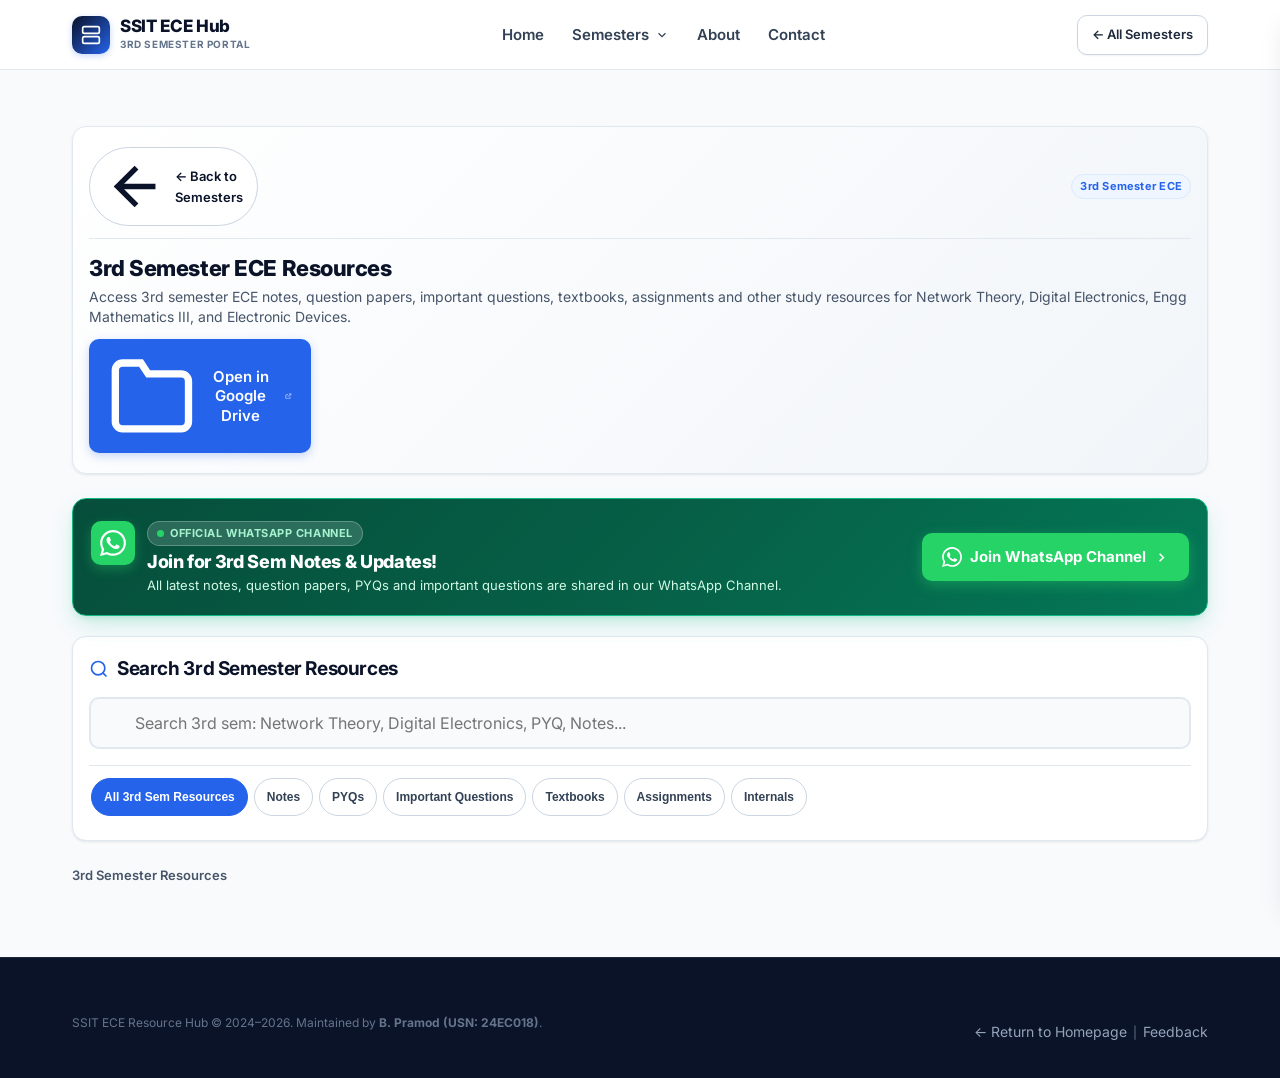
<file: 3rd-semester-ece-notes.html>
﻿<!DOCTYPE html>
<html lang="en" dir="ltr">
<head>
  <meta charset="UTF-8" />
  <meta name="viewport" content="width=device-width, initial-scale=1.0" />
  <title>SSIT ECE 3rd Semester Notes, PYQs &amp; Study Materials | SSIT ECE Hub</title>

  <!-- SEO Meta Tags -->
  <meta name="title" content="SSIT ECE 3rd Semester Notes, PYQs &amp; Study Materials | SSIT ECE Hub" />
  <meta name="description" content="Access 3rd semester ECE notes, previous year question papers (PYQ), important questions, textbooks, assignments and study materials for SSIT Tumakuru students." />
  <meta name="keywords" content="SSIT ECE 3rd sem notes, SSIT ECE 3rd semester notes, Network Theory notes, Digital Electronics notes, Engineering Mathematics III notes, Electronic Devices notes, SSIT ECE PYQ" />
  <meta name="author" content="B. Pramod" />
  <link rel="canonical" href="https://ssit-ece-hub.github.io/3rd-semester-ece-notes.html" />

  <link rel="preconnect" href="https://fonts.googleapis.com" />
  <link rel="preconnect" href="https://fonts.gstatic.com" crossorigin />
  <link href="https://fonts.googleapis.com/css2?family=Inter:wght@400;500;600;700;800&display=swap" rel="stylesheet" />

  <link rel="stylesheet" href="css/styles.css" />
  <link rel="stylesheet" href="css/components.css" />
</head>

<body>
  <a href="#main-content" class="skip-to-content">Skip to main content</a>

  <!-- Header -->
  <header class="site-header">
    <div class="container">
      <nav class="navbar" aria-label="Main Navigation">
        <a href="index.html" class="nav-brand">
          <div class="brand-icon-box" aria-hidden="true">
            <svg viewBox="0 0 24 24" fill="none" stroke="currentColor" stroke-width="2"><rect x="2" y="2" width="20" height="8" rx="2" ry="2"></rect><rect x="2" y="14" width="20" height="8" rx="2" ry="2"></rect></svg>
          </div>
          <div class="brand-text">
            <span class="brand-title">SSIT ECE Hub</span>
            <span class="brand-subtitle">3rd Semester Portal</span>
          </div>
        </a>

        <ul class="nav-menu" role="menubar">
          <li role="none"><a href="index.html" class="nav-link">Home</a></li>
          <li role="none" class="nav-dropdown">
            <button type="button" class="nav-dropdown-toggle">
              <span>Semesters</span>
              <svg class="nav-dropdown-chevron" viewBox="0 0 24 24" fill="none" stroke="currentColor" stroke-width="2"><polyline points="6 9 12 15 18 9"></polyline></svg>
            </button>
            <ul class="nav-dropdown-menu">
              <li><a href="3rd-semester-ece-notes.html" class="nav-dropdown-item"><span>3rd Semester</span><span class="nav-dropdown-item-badge">Active</span></a></li>
              <li><a href="4th-semester-ece-notes.html" class="nav-dropdown-item"><span>4th Semester</span><span class="nav-dropdown-item-badge">Active</span></a></li>
              <li><a href="5th-semester-ece-notes.html" class="nav-dropdown-item"><span>5th Semester</span><span class="nav-dropdown-item-badge">New</span></a></li>
              <li><a href="6th-semester-ece-notes.html" class="nav-dropdown-item"><span>6th Semester</span><span class="nav-dropdown-item-badge">New</span></a></li>
              <li><a href="7th-semester-ece-notes.html" class="nav-dropdown-item"><span>7th Semester</span><span class="nav-dropdown-item-badge">New</span></a></li>
              <li><a href="8th-semester-ece-notes.html" class="nav-dropdown-item"><span>8th Semester</span><span class="nav-dropdown-item-badge">New</span></a></li>
            </ul>
          </li>
          <li role="none"><a href="index.html#about" class="nav-link">About</a></li>
          <li role="none"><a href="index.html#contact" class="nav-link">Contact</a></li>
        </ul>

        <div class="header-actions">
          <a href="index.html#semesters" class="btn btn-sm btn-secondary">← All Semesters</a>
        </div>

        <!-- Easy-to-Tap Mobile Hamburger Button (>= 48px) -->
        <button type="button" 
                class="mobile-menu-btn" 
                id="mobile-menu-btn" 
                aria-label="Toggle navigation menu" 
                aria-expanded="false" 
                aria-controls="mobile-nav">
          <svg viewBox="0 0 24 24" fill="none" stroke="currentColor" stroke-width="2" stroke-linecap="round" stroke-linejoin="round" aria-hidden="true">
            <line x1="3" y1="12" x2="21" y2="12"></line>
            <line x1="3" y1="6" x2="21" y2="6"></line>
            <line x1="3" y1="18" x2="21" y2="18"></line>
          </svg>
        </button>
      </nav>
    </div>
  </header>

  <!-- Clean Mobile Navigation Drawer -->
  <div class="mobile-nav-overlay" id="mobile-nav-overlay" aria-hidden="true"></div>
  <aside class="mobile-nav" id="mobile-nav" aria-label="Mobile Navigation">
    <div class="mobile-nav-header">
      <span class="mobile-nav-title">SSIT ECE Hub</span>
      <button type="button" class="mobile-nav-close" id="mobile-nav-close" aria-label="Close menu">
        <svg width="22" height="22" viewBox="0 0 24 24" fill="none" stroke="currentColor" stroke-width="2" stroke-linecap="round" stroke-linejoin="round">
          <line x1="18" y1="6" x2="6" y2="18"></line>
          <line x1="6" y1="6" x2="18" y2="18"></line>
        </svg>
      </button>
    </div>
    
    <ul class="mobile-nav-links">
      <li><a href="index.html" class="mobile-nav-link">Home</a></li>
      <li><a href="3rd-semester-ece-notes.html" class="mobile-nav-link active">3rd Semester (Current)</a></li>
      <li><a href="4th-semester-ece-notes.html" class="mobile-nav-link">4th Semester</a></li>
      <li><a href="5th-semester-ece-notes.html" class="mobile-nav-link">5th Semester</a></li>
      <li><a href="6th-semester-ece-notes.html" class="mobile-nav-link">6th Semester</a></li>
      <li><a href="7th-semester-ece-notes.html" class="mobile-nav-link">7th Semester</a></li>
      <li><a href="8th-semester-ece-notes.html" class="mobile-nav-link">8th Semester</a></li>
      <li><a href="index.html#about" class="mobile-nav-link">About Creator</a></li>
      <li><a href="index.html#contact" class="mobile-nav-link">Contact</a></li>
      <li><a href="index.html#feedback" class="mobile-nav-link">Share Feedback</a></li>
    </ul>

    <div class="mobile-nav-footer">
      <a href="index.html#semesters" class="btn btn-primary">Browse All Semesters</a>
    </div>
  </aside>

  <main id="main-content" class="section">
    <div class="container">
      <!-- Dedicated Semester Banner -->
      <div class="semester-view-banner">
        <div class="semester-view-nav">
          <a href="index.html#semesters" class="sem-back-btn">
            <svg viewBox="0 0 24 24" fill="none" stroke="currentColor" stroke-width="2"><line x1="19" y1="12" x2="5" y2="12"></line><polyline points="12 19 5 12 12 5"></polyline></svg>
            <span>← Back to Semesters</span>
          </a>
          <span class="badge badge-sem3">3rd Semester ECE</span>
        </div>
        <div class="semester-view-content">
          <div class="semester-view-text">
            <h1 class="semester-view-title">3rd Semester ECE Resources</h1>
            <p class="semester-view-desc">
              Access 3rd semester ECE notes, question papers, important questions, textbooks, assignments and other study resources for Network Theory, Digital Electronics, Engg Mathematics III, and Electronic Devices.
            </p>
          </div>
          <div class="semester-view-drive-cta">
            <a href="https://drive.google.com/drive/folders/10A22FDHw3j7eA5kIDYn6FzdEhDXj8HKC" target="_blank" rel="noopener noreferrer" class="btn btn-primary" aria-label="Open 3rd Semester Google Drive folder">
              <svg class="btn-drive-icon" viewBox="0 0 24 24" fill="none" stroke="currentColor" stroke-width="2"><path d="M22 19a2 2 0 0 1-2 2H4a2 2 0 0 1-2-2V5a2 2 0 0 1 2-2h5l2 3h9a2 2 0 0 1 2 2z"></path></svg>
              <span>Open in Google Drive</span>
              <svg class="btn-external-icon" width="14" height="14" viewBox="0 0 24 24" fill="none" stroke="currentColor" stroke-width="2"><path d="M18 13v6a2 2 0 0 1-2 2H5a2 2 0 0 1-2-2V8a2 2 0 0 1 2-2h6"></path><polyline points="15 3 21 3 21 9"></polyline><line x1="10" y1="14" x2="21" y2="3"></line></svg>
            </a>
          </div>
        </div>
      </div>

      <!-- 📢 HIGHLIGHTED WHATSAPP CHANNEL CALLOUT BANNER -->
      <section class="whatsapp-channel-banner" aria-label="Official WhatsApp Channel">
        <div class="channel-banner-content">
          <div class="channel-banner-main">
            <div class="channel-banner-icon-box" aria-hidden="true">
              <svg viewBox="0 0 24 24" fill="currentColor" width="26" height="26"><path d="M.057 24l1.687-6.163c-1.041-1.804-1.588-3.849-1.587-5.946.003-6.556 5.338-11.891 11.893-11.891 3.181.001 6.167 1.24 8.413 3.488 2.245 2.248 3.481 5.236 3.48 8.414-.003 6.557-5.338 11.892-11.893 11.892-1.99-.001-3.951-.5-5.688-1.448l-6.305 1.654zm6.597-3.807c1.676.995 3.276 1.591 5.392 1.592 5.448 0 9.886-4.434 9.889-9.885.002-5.462-4.415-9.89-9.881-9.892-5.452 0-9.887 4.434-9.889 9.884-.001 2.225.651 3.891 1.746 5.634l-.999 3.648 3.742-.981zm11.387-5.464c-.074-.124-.272-.198-.57-.347-.297-.149-1.758-.868-2.031-.967-.272-.099-.47-.149-.669.149-.198.297-.768.967-.941 1.165-.173.198-.347.223-.644.074-.297-.149-1.255-.462-2.39-1.475-.883-.788-1.48-1.761-1.653-2.059-.173-.297-.018-.458.13-.606.134-.133.297-.347.446-.521.151-.172.2-.296.3-.495.099-.198.05-.372-.025-.521-.075-.148-.669-1.611-.916-2.206-.242-.579-.487-.501-.669-.51l-.57-.01c-.198 0-.52.074-.792.372s-1.04 1.016-1.04 2.479 1.065 2.876 1.213 3.074c.149.198 2.095 3.2 5.076 4.487.709.306 1.263.489 1.694.626.712.226 1.36.194 1.872.118.571-.085 1.758-.719 2.006-1.413.248-.695.248-1.29.173-1.414z"/></svg>
            </div>
            <div>
              <div class="channel-live-tag">
                <span class="pulse-dot"></span>
                <span>Official WhatsApp Channel</span>
              </div>
              <h2 class="channel-banner-title">Join for 3rd Sem Notes &amp; Updates!</h2>
              <p class="channel-banner-desc">
                All latest notes, question papers, PYQs and important questions are shared in our WhatsApp Channel.
              </p>
            </div>
          </div>
          <div class="channel-banner-cta">
            <a href="https://whatsapp.com/channel/0029VbBs0ymId7nU8XMlQm0M" target="_blank" rel="noopener noreferrer" class="btn-channel-join" aria-label="Join SSIT ECE Resource Hub WhatsApp Channel">
              <svg width="20" height="20" viewBox="0 0 24 24" fill="currentColor"><path d="M.057 24l1.687-6.163c-1.041-1.804-1.588-3.849-1.587-5.946.003-6.556 5.338-11.891 11.893-11.891 3.181.001 6.167 1.24 8.413 3.488 2.245 2.248 3.481 5.236 3.48 8.414-.003 6.557-5.338 11.892-11.893 11.892-1.99-.001-3.951-.5-5.688-1.448l-6.305 1.654zm6.597-3.807c1.676.995 3.276 1.591 5.392 1.592 5.448 0 9.886-4.434 9.889-9.885.002-5.462-4.415-9.89-9.881-9.892-5.452 0-9.887 4.434-9.889 9.884-.001 2.225.651 3.891 1.746 5.634l-.999 3.648 3.742-.981zm11.387-5.464c-.074-.124-.272-.198-.57-.347-.297-.149-1.758-.868-2.031-.967-.272-.099-.47-.149-.669.149-.198.297-.768.967-.941 1.165-.173.198-.347.223-.644.074-.297-.149-1.255-.462-2.39-1.475-.883-.788-1.48-1.761-1.653-2.059-.173-.297-.018-.458.13-.606.134-.133.297-.347.446-.521.151-.172.2-.296.3-.495.099-.198.05-.372-.025-.521-.075-.148-.669-1.611-.916-2.206-.242-.579-.487-.501-.669-.51l-.57-.01c-.198 0-.52.074-.792.372s-1.04 1.016-1.04 2.479 1.065 2.876 1.213 3.074c.149.198 2.095 3.2 5.076 4.487.709.306 1.263.489 1.694.626.712.226 1.36.194 1.872.118.571-.085 1.758-.719 2.006-1.413.248-.695.248-1.29.173-1.414z"/></svg>
              <span>Join WhatsApp Channel</span>
              <svg width="15" height="15" viewBox="0 0 24 24" fill="none" stroke="currentColor" stroke-width="2.5"><polyline points="9 18 15 12 9 6"></polyline></svg>
            </a>
          </div>
        </div>
      </section>

      <!-- Quick Semester Search & Filters -->
      <div class="search-container">
        <div class="search-header-row">
          <h2 class="search-main-title">
            <svg viewBox="0 0 24 24" fill="none" stroke="currentColor" stroke-width="2"><circle cx="11" cy="11" r="8"></circle><line x1="21" y1="21" x2="16.65" y2="16.65"></line></svg>
            <span>Search 3rd Semester Resources</span>
          </h2>
        </div>

        <div class="search-input-wrapper">
          <input type="search" id="search-input" class="search-input" placeholder="Search 3rd sem: Network Theory, Digital Electronics, PYQ, Notes..." />
          <div class="search-input-actions">
            <button type="button" id="search-clear-btn" class="search-clear-btn hidden" aria-label="Clear search">✕</button>
          </div>
        </div>

        <div class="category-filter-row" id="category-filters">
          <button type="button" class="cat-chip active" data-category="All">All 3rd Sem Resources</button>
          <button type="button" class="cat-chip" data-category="Notes">Notes</button>
          <button type="button" class="cat-chip" data-category="PYQ">PYQs</button>
          <button type="button" class="cat-chip" data-category="Important Questions">Important Questions</button>
          <button type="button" class="cat-chip" data-category="Textbook">Textbooks</button>
          <button type="button" class="cat-chip" data-category="Assignment">Assignments</button>
          <button type="button" class="cat-chip" data-category="Internal Exam">Internals</button>
        </div>
      </div>

      <!-- Results Grid -->
      <div class="search-meta-bar">
        <span class="search-results-count" id="search-results-count">3rd Semester Resources</span>
      </div>

      <div class="resources-grid" id="resources-grid"></div>

      <div class="empty-state-box hidden" id="empty-state">
        <h3 class="empty-state-title">No resources found in 3rd Semester.</h3>
        <p class="empty-state-text">Try another search keyword or reset filters.</p>
        <button type="button" class="btn btn-primary" id="reset-filters-btn">Reset Filters</button>
      </div>
    </div>
  </main>

  <footer class="site-footer">
    <div class="container">
      <div class="footer-bottom">
        <div>SSIT ECE Resource Hub &copy; 2024–2026. Maintained by <strong>B. Pramod (USN: 24EC018)</strong>.</div>
        <div><a href="index.html" class="footer-nav-link">← Return to Homepage</a> &nbsp;|&nbsp; <a href="index.html#feedback" class="footer-nav-link">Feedback</a> </div>
      </div>
    </div>
  </footer>

  <script src="js/resources-data.js"></script>
  <script>
    // Scoped runner for 3rd semester page
    document.addEventListener('DOMContentLoaded', () => {
      if (typeof ECE_RESOURCES !== 'undefined') {
        const sem3Resources = ECE_RESOURCES.filter(r => r.semester === '3rd Semester');
        const grid = document.getElementById('resources-grid');
        const searchInput = document.getElementById('search-input');
        const searchClearBtn = document.getElementById('search-clear-btn');
        const countSpan = document.getElementById('search-results-count');
        const emptyState = document.getElementById('empty-state');
        let activeCat = 'All';

        function render() {
          const q = (searchInput.value || '').toLowerCase().trim();
          const list = sem3Resources.filter(r => {
            const matchesCat = activeCat === 'All' || r.category === activeCat;
            const matchesQ = !q || r.name.toLowerCase().includes(q) || r.subject.toLowerCase().includes(q) || r.category.toLowerCase().includes(q) || (r.tags && r.tags.some(t => t.toLowerCase().includes(q)));
            return matchesCat && matchesQ;
          });

          countSpan.textContent = `Showing ${list.length} resource${list.length === 1 ? '' : 's'} in 3rd Semester`;
          searchClearBtn.classList.toggle('hidden', !q);

          if (list.length === 0) {
            grid.innerHTML = '';
            emptyState.classList.remove('hidden');
          } else {
            emptyState.classList.add('hidden');
            grid.innerHTML = list.map(item => `
              <article class="resource-card">
                <div class="resource-card-top">
                  <div class="resource-meta-badges">
                    <span class="badge badge-sem3">${item.semester}</span>
                    <span class="badge badge-category">${item.category}</span>
                    <span class="badge badge-year">${item.year}</span>
                  </div>
                </div>
                <div class="resource-card-body">
                  <div class="resource-subject-tag">${item.subject}</div>
                  <h3 class="resource-title">${item.name}</h3>
                  <p class="resource-desc">${item.description}</p>
                </div>
                <div class="resource-card-footer">
                  <a href="${item.driveUrl}" target="_blank" rel="noopener noreferrer" class="btn-drive">
                    <span>Open in Google Drive</span>
                  </a>
                </div>
              </article>
            `).join('');
          }
        }

        searchInput.addEventListener('input', render);
        searchClearBtn.addEventListener('click', () => { searchInput.value = ''; render(); });
        document.getElementById('reset-filters-btn').addEventListener('click', () => { searchInput.value = ''; activeCat = 'All'; render(); });
        document.getElementById('category-filters').addEventListener('click', (e) => {
          const chip = e.target.closest('.cat-chip');
          if (!chip) return;
          document.querySelectorAll('.cat-chip').forEach(c => c.classList.remove('active'));
          chip.classList.add('active');
          activeCat = chip.dataset.category;
          render();
        });

        // Mobile Navigation Drawer Toggle
        const mobileBtn = document.getElementById('mobile-menu-btn');
        const mobileNav = document.getElementById('mobile-nav');
        const mobileOverlay = document.getElementById('mobile-nav-overlay');
        const mobileClose = document.getElementById('mobile-nav-close');
        if (mobileBtn && mobileNav && mobileOverlay) {
          const toggleNav = () => {
            const open = mobileNav.classList.toggle('open');
            mobileOverlay.classList.toggle('open');
            mobileBtn.setAttribute('aria-expanded', open.toString());
            document.body.classList.toggle('no-scroll', open);
          };
          const closeNav = () => {
            mobileNav.classList.remove('open');
            mobileOverlay.classList.remove('open');
            mobileBtn.setAttribute('aria-expanded', 'false');
            document.body.classList.remove('no-scroll');
          };
          mobileBtn.addEventListener('click', toggleNav);
          mobileOverlay.addEventListener('click', closeNav);
          if (mobileClose) mobileClose.addEventListener('click', closeNav);
          document.querySelectorAll('.mobile-nav-link').forEach(l => l.addEventListener('click', closeNav));
          document.addEventListener('keydown', (e) => {
            if (e.key === 'Escape' && mobileNav.classList.contains('open')) closeNav();
          });
        }
        render();
      }
    });
  </script>
</body>
</html>
</file>
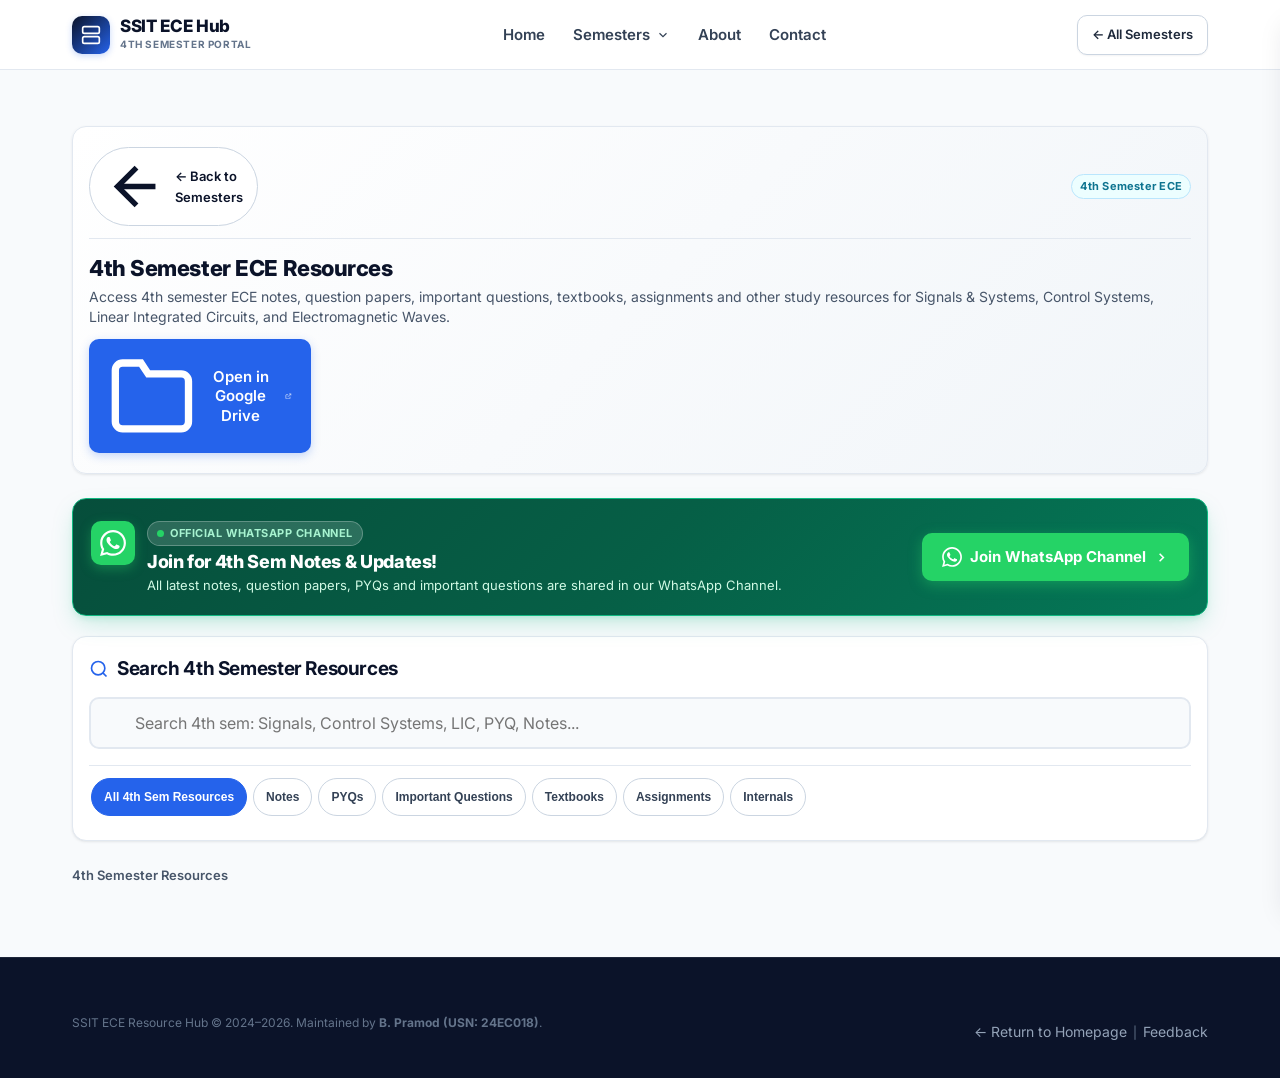
<file: 4th-semester-ece-notes.html>
﻿<!DOCTYPE html>
<html lang="en" dir="ltr">
<head>
  <meta charset="UTF-8" />
  <meta name="viewport" content="width=device-width, initial-scale=1.0" />
  <title>SSIT ECE 4th Semester Notes, PYQs &amp; Study Materials | SSIT ECE Hub</title>

  <!-- SEO Meta Tags -->
  <meta name="title" content="SSIT ECE 4th Semester Notes, PYQs &amp; Study Materials | SSIT ECE Hub" />
  <meta name="description" content="Access 4th semester ECE notes, previous year question papers (PYQ), important questions, textbooks, assignments and study materials for SSIT Tumakuru students." />
  <meta name="keywords" content="SSIT ECE 4th sem notes, SSIT ECE 4th semester notes, Signals and Systems notes, Control Systems notes, Linear Integrated Circuits notes, Electromagnetic Waves notes, SSIT ECE PYQ" />
  <meta name="author" content="B. Pramod" />
  <link rel="canonical" href="https://ssit-ece-hub.github.io/4th-semester-ece-notes.html" />

  <link rel="preconnect" href="https://fonts.googleapis.com" />
  <link rel="preconnect" href="https://fonts.gstatic.com" crossorigin />
  <link href="https://fonts.googleapis.com/css2?family=Inter:wght@400;500;600;700;800&display=swap" rel="stylesheet" />

  <link rel="stylesheet" href="css/styles.css" />
  <link rel="stylesheet" href="css/components.css" />
</head>

<body>
  <a href="#main-content" class="skip-to-content">Skip to main content</a>

  <!-- Header -->
  <header class="site-header">
    <div class="container">
      <nav class="navbar" aria-label="Main Navigation">
        <a href="index.html" class="nav-brand">
          <div class="brand-icon-box" aria-hidden="true">
            <svg viewBox="0 0 24 24" fill="none" stroke="currentColor" stroke-width="2"><rect x="2" y="2" width="20" height="8" rx="2" ry="2"></rect><rect x="2" y="14" width="20" height="8" rx="2" ry="2"></rect></svg>
          </div>
          <div class="brand-text">
            <span class="brand-title">SSIT ECE Hub</span>
            <span class="brand-subtitle">4th Semester Portal</span>
          </div>
        </a>

        <ul class="nav-menu" role="menubar">
          <li role="none"><a href="index.html" class="nav-link">Home</a></li>
          <li role="none" class="nav-dropdown">
            <button type="button" class="nav-dropdown-toggle">
              <span>Semesters</span>
              <svg class="nav-dropdown-chevron" viewBox="0 0 24 24" fill="none" stroke="currentColor" stroke-width="2"><polyline points="6 9 12 15 18 9"></polyline></svg>
            </button>
            <ul class="nav-dropdown-menu">
              <li><a href="3rd-semester-ece-notes.html" class="nav-dropdown-item"><span>3rd Semester</span><span class="nav-dropdown-item-badge">Active</span></a></li>
              <li><a href="4th-semester-ece-notes.html" class="nav-dropdown-item"><span>4th Semester</span><span class="nav-dropdown-item-badge">Active</span></a></li>
              <li><a href="5th-semester-ece-notes.html" class="nav-dropdown-item"><span>5th Semester</span><span class="nav-dropdown-item-badge">New</span></a></li>
              <li><a href="6th-semester-ece-notes.html" class="nav-dropdown-item"><span>6th Semester</span><span class="nav-dropdown-item-badge">New</span></a></li>
              <li><a href="7th-semester-ece-notes.html" class="nav-dropdown-item"><span>7th Semester</span><span class="nav-dropdown-item-badge">New</span></a></li>
              <li><a href="8th-semester-ece-notes.html" class="nav-dropdown-item"><span>8th Semester</span><span class="nav-dropdown-item-badge">New</span></a></li>
            </ul>
          </li>
          <li role="none"><a href="index.html#about" class="nav-link">About</a></li>
          <li role="none"><a href="index.html#contact" class="nav-link">Contact</a></li>
        </ul>

        <div class="header-actions">
          <a href="index.html#semesters" class="btn btn-sm btn-secondary">← All Semesters</a>
        </div>

        <!-- Easy-to-Tap Mobile Hamburger Button (>= 48px) -->
        <button type="button" 
                class="mobile-menu-btn" 
                id="mobile-menu-btn" 
                aria-label="Toggle navigation menu" 
                aria-expanded="false" 
                aria-controls="mobile-nav">
          <svg viewBox="0 0 24 24" fill="none" stroke="currentColor" stroke-width="2" stroke-linecap="round" stroke-linejoin="round" aria-hidden="true">
            <line x1="3" y1="12" x2="21" y2="12"></line>
            <line x1="3" y1="6" x2="21" y2="6"></line>
            <line x1="3" y1="18" x2="21" y2="18"></line>
          </svg>
        </button>
      </nav>
    </div>
  </header>

  <!-- Clean Mobile Navigation Drawer -->
  <div class="mobile-nav-overlay" id="mobile-nav-overlay" aria-hidden="true"></div>
  <aside class="mobile-nav" id="mobile-nav" aria-label="Mobile Navigation">
    <div class="mobile-nav-header">
      <span class="mobile-nav-title">SSIT ECE Hub</span>
      <button type="button" class="mobile-nav-close" id="mobile-nav-close" aria-label="Close menu">
        <svg width="22" height="22" viewBox="0 0 24 24" fill="none" stroke="currentColor" stroke-width="2" stroke-linecap="round" stroke-linejoin="round">
          <line x1="18" y1="6" x2="6" y2="18"></line>
          <line x1="6" y1="6" x2="18" y2="18"></line>
        </svg>
      </button>
    </div>
    
    <ul class="mobile-nav-links">
      <li><a href="index.html" class="mobile-nav-link">Home</a></li>
      <li><a href="3rd-semester-ece-notes.html" class="mobile-nav-link">3rd Semester</a></li>
      <li><a href="4th-semester-ece-notes.html" class="mobile-nav-link active">4th Semester (Current)</a></li>
      <li><a href="5th-semester-ece-notes.html" class="mobile-nav-link">5th Semester</a></li>
      <li><a href="6th-semester-ece-notes.html" class="mobile-nav-link">6th Semester</a></li>
      <li><a href="7th-semester-ece-notes.html" class="mobile-nav-link">7th Semester</a></li>
      <li><a href="8th-semester-ece-notes.html" class="mobile-nav-link">8th Semester</a></li>
      <li><a href="index.html#about" class="mobile-nav-link">About Creator</a></li>
      <li><a href="index.html#contact" class="mobile-nav-link">Contact</a></li>
      <li><a href="index.html#feedback" class="mobile-nav-link">Share Feedback</a></li>
    </ul>

    <div class="mobile-nav-footer">
      <a href="index.html#semesters" class="btn btn-primary">Browse All Semesters</a>
    </div>
  </aside>

  <main id="main-content" class="section">
    <div class="container">
      <!-- Dedicated Semester Banner -->
      <div class="semester-view-banner">
        <div class="semester-view-nav">
          <a href="index.html#semesters" class="sem-back-btn">
            <svg viewBox="0 0 24 24" fill="none" stroke="currentColor" stroke-width="2"><line x1="19" y1="12" x2="5" y2="12"></line><polyline points="12 19 5 12 12 5"></polyline></svg>
            <span>← Back to Semesters</span>
          </a>
          <span class="badge badge-sem4">4th Semester ECE</span>
        </div>
        <div class="semester-view-content">
          <div class="semester-view-text">
            <h1 class="semester-view-title">4th Semester ECE Resources</h1>
            <p class="semester-view-desc">
              Access 4th semester ECE notes, question papers, important questions, textbooks, assignments and other study resources for Signals &amp; Systems, Control Systems, Linear Integrated Circuits, and Electromagnetic Waves.
            </p>
          </div>
          <div class="semester-view-drive-cta">
            <a href="https://drive.google.com/drive/folders/1eTAomKSCOVdGVzwWvMAuI4Y-z9eiLtEl" target="_blank" rel="noopener noreferrer" class="btn btn-primary" aria-label="Open 4th Semester Google Drive folder">
              <svg class="btn-drive-icon" viewBox="0 0 24 24" fill="none" stroke="currentColor" stroke-width="2"><path d="M22 19a2 2 0 0 1-2 2H4a2 2 0 0 1-2-2V5a2 2 0 0 1 2-2h5l2 3h9a2 2 0 0 1 2 2z"></path></svg>
              <span>Open in Google Drive</span>
              <svg class="btn-external-icon" width="14" height="14" viewBox="0 0 24 24" fill="none" stroke="currentColor" stroke-width="2"><path d="M18 13v6a2 2 0 0 1-2 2H5a2 2 0 0 1-2-2V8a2 2 0 0 1 2-2h6"></path><polyline points="15 3 21 3 21 9"></polyline><line x1="10" y1="14" x2="21" y2="3"></line></svg>
            </a>
          </div>
        </div>
      </div>

      <!-- 📢 HIGHLIGHTED WHATSAPP CHANNEL CALLOUT BANNER -->
      <section class="whatsapp-channel-banner" aria-label="Official WhatsApp Channel">
        <div class="channel-banner-content">
          <div class="channel-banner-main">
            <div class="channel-banner-icon-box" aria-hidden="true">
              <svg viewBox="0 0 24 24" fill="currentColor" width="26" height="26"><path d="M.057 24l1.687-6.163c-1.041-1.804-1.588-3.849-1.587-5.946.003-6.556 5.338-11.891 11.893-11.891 3.181.001 6.167 1.24 8.413 3.488 2.245 2.248 3.481 5.236 3.48 8.414-.003 6.557-5.338 11.892-11.893 11.892-1.99-.001-3.951-.5-5.688-1.448l-6.305 1.654zm6.597-3.807c1.676.995 3.276 1.591 5.392 1.592 5.448 0 9.886-4.434 9.889-9.885.002-5.462-4.415-9.89-9.881-9.892-5.452 0-9.887 4.434-9.889 9.884-.001 2.225.651 3.891 1.746 5.634l-.999 3.648 3.742-.981zm11.387-5.464c-.074-.124-.272-.198-.57-.347-.297-.149-1.758-.868-2.031-.967-.272-.099-.47-.149-.669.149-.198.297-.768.967-.941 1.165-.173.198-.347.223-.644.074-.297-.149-1.255-.462-2.39-1.475-.883-.788-1.48-1.761-1.653-2.059-.173-.297-.018-.458.13-.606.134-.133.297-.347.446-.521.151-.172.2-.296.3-.495.099-.198.05-.372-.025-.521-.075-.148-.669-1.611-.916-2.206-.242-.579-.487-.501-.669-.51l-.57-.01c-.198 0-.52.074-.792.372s-1.04 1.016-1.04 2.479 1.065 2.876 1.213 3.074c.149.198 2.095 3.2 5.076 4.487.709.306 1.263.489 1.694.626.712.226 1.36.194 1.872.118.571-.085 1.758-.719 2.006-1.413.248-.695.248-1.29.173-1.414z"/></svg>
            </div>
            <div>
              <div class="channel-live-tag">
                <span class="pulse-dot"></span>
                <span>Official WhatsApp Channel</span>
              </div>
              <h2 class="channel-banner-title">Join for 4th Sem Notes &amp; Updates!</h2>
              <p class="channel-banner-desc">
                All latest notes, question papers, PYQs and important questions are shared in our WhatsApp Channel.
              </p>
            </div>
          </div>
          <div class="channel-banner-cta">
            <a href="https://whatsapp.com/channel/0029VbBs0ymId7nU8XMlQm0M" target="_blank" rel="noopener noreferrer" class="btn-channel-join" aria-label="Join SSIT ECE Resource Hub WhatsApp Channel">
              <svg width="20" height="20" viewBox="0 0 24 24" fill="currentColor"><path d="M.057 24l1.687-6.163c-1.041-1.804-1.588-3.849-1.587-5.946.003-6.556 5.338-11.891 11.893-11.891 3.181.001 6.167 1.24 8.413 3.488 2.245 2.248 3.481 5.236 3.48 8.414-.003 6.557-5.338 11.892-11.893 11.892-1.99-.001-3.951-.5-5.688-1.448l-6.305 1.654zm6.597-3.807c1.676.995 3.276 1.591 5.392 1.592 5.448 0 9.886-4.434 9.889-9.885.002-5.462-4.415-9.89-9.881-9.892-5.452 0-9.887 4.434-9.889 9.884-.001 2.225.651 3.891 1.746 5.634l-.999 3.648 3.742-.981zm11.387-5.464c-.074-.124-.272-.198-.57-.347-.297-.149-1.758-.868-2.031-.967-.272-.099-.47-.149-.669.149-.198.297-.768.967-.941 1.165-.173.198-.347.223-.644.074-.297-.149-1.255-.462-2.39-1.475-.883-.788-1.48-1.761-1.653-2.059-.173-.297-.018-.458.13-.606.134-.133.297-.347.446-.521.151-.172.2-.296.3-.495.099-.198.05-.372-.025-.521-.075-.148-.669-1.611-.916-2.206-.242-.579-.487-.501-.669-.51l-.57-.01c-.198 0-.52.074-.792.372s-1.04 1.016-1.04 2.479 1.065 2.876 1.213 3.074c.149.198 2.095 3.2 5.076 4.487.709.306 1.263.489 1.694.626.712.226 1.36.194 1.872.118.571-.085 1.758-.719 2.006-1.413.248-.695.248-1.29.173-1.414z"/></svg>
              <span>Join WhatsApp Channel</span>
              <svg width="15" height="15" viewBox="0 0 24 24" fill="none" stroke="currentColor" stroke-width="2.5"><polyline points="9 18 15 12 9 6"></polyline></svg>
            </a>
          </div>
        </div>
      </section>

      <!-- Quick Semester Search & Filters -->
      <div class="search-container">
        <div class="search-header-row">
          <h2 class="search-main-title">
            <svg viewBox="0 0 24 24" fill="none" stroke="currentColor" stroke-width="2"><circle cx="11" cy="11" r="8"></circle><line x1="21" y1="21" x2="16.65" y2="16.65"></line></svg>
            <span>Search 4th Semester Resources</span>
          </h2>
        </div>

        <div class="search-input-wrapper">
          <input type="search" id="search-input" class="search-input" placeholder="Search 4th sem: Signals, Control Systems, LIC, PYQ, Notes..." />
          <div class="search-input-actions">
            <button type="button" id="search-clear-btn" class="search-clear-btn hidden" aria-label="Clear search">✕</button>
          </div>
        </div>

        <div class="category-filter-row" id="category-filters">
          <button type="button" class="cat-chip active" data-category="All">All 4th Sem Resources</button>
          <button type="button" class="cat-chip" data-category="Notes">Notes</button>
          <button type="button" class="cat-chip" data-category="PYQ">PYQs</button>
          <button type="button" class="cat-chip" data-category="Important Questions">Important Questions</button>
          <button type="button" class="cat-chip" data-category="Textbook">Textbooks</button>
          <button type="button" class="cat-chip" data-category="Assignment">Assignments</button>
          <button type="button" class="cat-chip" data-category="Internal Exam">Internals</button>
        </div>
      </div>

      <!-- Results Grid -->
      <div class="search-meta-bar">
        <span class="search-results-count" id="search-results-count">4th Semester Resources</span>
      </div>

      <div class="resources-grid" id="resources-grid"></div>

      <div class="empty-state-box hidden" id="empty-state">
        <h3 class="empty-state-title">No resources found in 4th Semester.</h3>
        <p class="empty-state-text">Try another search keyword or reset filters.</p>
        <button type="button" class="btn btn-primary" id="reset-filters-btn">Reset Filters</button>
      </div>
    </div>
  </main>

  <footer class="site-footer">
    <div class="container">
      <div class="footer-bottom">
        <div>SSIT ECE Resource Hub &copy; 2024–2026. Maintained by <strong>B. Pramod (USN: 24EC018)</strong>.</div>
        <div><a href="index.html" class="footer-nav-link">← Return to Homepage</a> &nbsp;|&nbsp; <a href="index.html#feedback" class="footer-nav-link">Feedback</a> </div>
      </div>
    </div>
  </footer>

  <script src="js/resources-data.js"></script>
  <script>
    document.addEventListener('DOMContentLoaded', () => {
      if (typeof ECE_RESOURCES !== 'undefined') {
        const sem4Resources = ECE_RESOURCES.filter(r => r.semester === '4th Semester');
        const grid = document.getElementById('resources-grid');
        const searchInput = document.getElementById('search-input');
        const searchClearBtn = document.getElementById('search-clear-btn');
        const countSpan = document.getElementById('search-results-count');
        const emptyState = document.getElementById('empty-state');
        let activeCat = 'All';

        function render() {
          const q = (searchInput.value || '').toLowerCase().trim();
          const list = sem4Resources.filter(r => {
            const matchesCat = activeCat === 'All' || r.category === activeCat;
            const matchesQ = !q || r.name.toLowerCase().includes(q) || r.subject.toLowerCase().includes(q) || r.category.toLowerCase().includes(q) || (r.tags && r.tags.some(t => t.toLowerCase().includes(q)));
            return matchesCat && matchesQ;
          });

          countSpan.textContent = `Showing ${list.length} resource${list.length === 1 ? '' : 's'} in 4th Semester`;
          searchClearBtn.classList.toggle('hidden', !q);

          if (list.length === 0) {
            grid.innerHTML = '';
            emptyState.classList.remove('hidden');
          } else {
            emptyState.classList.add('hidden');
            grid.innerHTML = list.map(item => `
              <article class="resource-card">
                <div class="resource-card-top">
                  <div class="resource-meta-badges">
                    <span class="badge badge-sem4">${item.semester}</span>
                    <span class="badge badge-category">${item.category}</span>
                    <span class="badge badge-year">${item.year}</span>
                  </div>
                </div>
                <div class="resource-card-body">
                  <div class="resource-subject-tag">${item.subject}</div>
                  <h3 class="resource-title">${item.name}</h3>
                  <p class="resource-desc">${item.description}</p>
                </div>
                <div class="resource-card-footer">
                  <a href="${item.driveUrl}" target="_blank" rel="noopener noreferrer" class="btn-drive">
                    <span>Open in Google Drive</span>
                  </a>
                </div>
              </article>
            `).join('');
          }
        }

        searchInput.addEventListener('input', render);
        searchClearBtn.addEventListener('click', () => { searchInput.value = ''; render(); });
        document.getElementById('reset-filters-btn').addEventListener('click', () => { searchInput.value = ''; activeCat = 'All'; render(); });
        document.getElementById('category-filters').addEventListener('click', (e) => {
          const chip = e.target.closest('.cat-chip');
          if (!chip) return;
          document.querySelectorAll('.cat-chip').forEach(c => c.classList.remove('active'));
          chip.classList.add('active');
          activeCat = chip.dataset.category;
          render();
        });

        // Mobile Navigation Drawer Toggle
        const mobileBtn = document.getElementById('mobile-menu-btn');
        const mobileNav = document.getElementById('mobile-nav');
        const mobileOverlay = document.getElementById('mobile-nav-overlay');
        const mobileClose = document.getElementById('mobile-nav-close');
        if (mobileBtn && mobileNav && mobileOverlay) {
          const toggleNav = () => {
            const open = mobileNav.classList.toggle('open');
            mobileOverlay.classList.toggle('open');
            mobileBtn.setAttribute('aria-expanded', open.toString());
            document.body.classList.toggle('no-scroll', open);
          };
          const closeNav = () => {
            mobileNav.classList.remove('open');
            mobileOverlay.classList.remove('open');
            mobileBtn.setAttribute('aria-expanded', 'false');
            document.body.classList.remove('no-scroll');
          };
          mobileBtn.addEventListener('click', toggleNav);
          mobileOverlay.addEventListener('click', closeNav);
          if (mobileClose) mobileClose.addEventListener('click', closeNav);
          document.querySelectorAll('.mobile-nav-link').forEach(l => l.addEventListener('click', closeNav));
          document.addEventListener('keydown', (e) => {
            if (e.key === 'Escape' && mobileNav.classList.contains('open')) closeNav();
          });
        }
        render();
      }
    });
  </script>
</body>
</html>
</file>
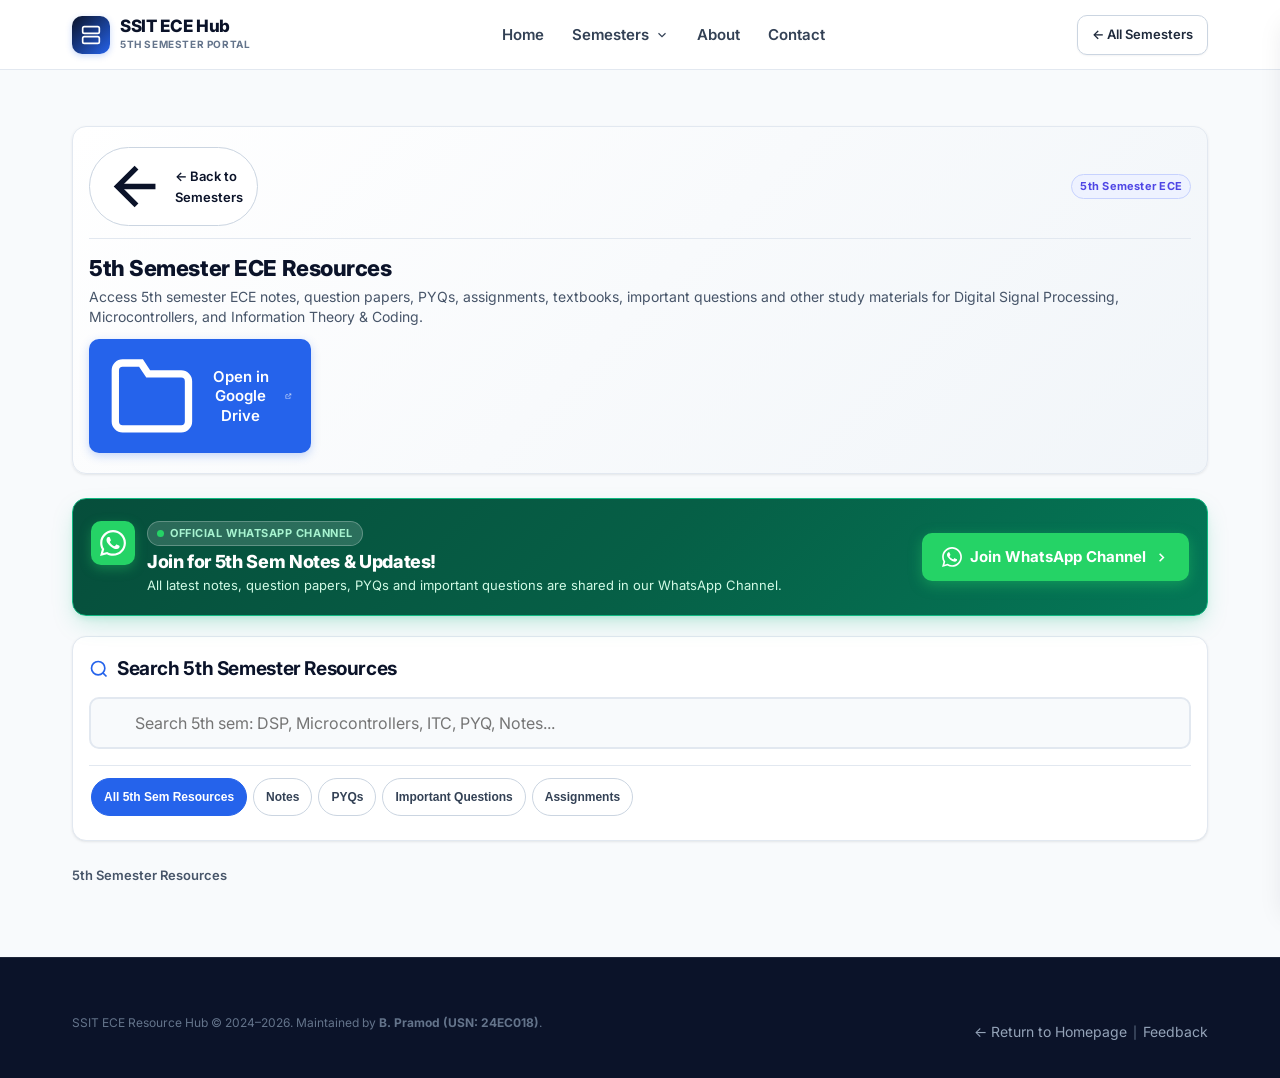
<file: 5th-semester-ece-notes.html>
﻿<!DOCTYPE html>
<html lang="en" dir="ltr">
<head>
  <meta charset="UTF-8" />
  <meta name="viewport" content="width=device-width, initial-scale=1.0" />
  <title>SSIT ECE 5th Semester Notes, PYQs &amp; Study Materials | SSIT ECE Hub</title>

  <!-- SEO Meta Tags -->
  <meta name="title" content="SSIT ECE 5th Semester Notes, PYQs &amp; Study Materials | SSIT ECE Hub" />
  <meta name="description" content="Access 5th semester ECE notes, question papers, PYQs, assignments, textbooks, important questions and other study materials for SSIT Tumakuru students." />
  <meta name="keywords" content="SSIT ECE 5th sem notes, SSIT ECE 5th semester notes, Digital Signal Processing notes, Microcontrollers notes, Information Theory & Coding notes, SSIT ECE PYQ" />
  <meta name="author" content="B. Pramod" />
  <link rel="canonical" href="https://ssit-ece-hub.github.io/5th-semester-ece-notes.html" />

  <link rel="preconnect" href="https://fonts.googleapis.com" />
  <link rel="preconnect" href="https://fonts.gstatic.com" crossorigin />
  <link href="https://fonts.googleapis.com/css2?family=Inter:wght@400;500;600;700;800&display=swap" rel="stylesheet" />

  <link rel="stylesheet" href="css/styles.css" />
  <link rel="stylesheet" href="css/components.css" />
</head>

<body>
  <a href="#main-content" class="skip-to-content">Skip to main content</a>

  <!-- Header -->
  <header class="site-header">
    <div class="container">
      <nav class="navbar" aria-label="Main Navigation">
        <a href="index.html" class="nav-brand">
          <div class="brand-icon-box" aria-hidden="true">
            <svg viewBox="0 0 24 24" fill="none" stroke="currentColor" stroke-width="2"><rect x="2" y="2" width="20" height="8" rx="2" ry="2"></rect><rect x="2" y="14" width="20" height="8" rx="2" ry="2"></rect></svg>
          </div>
          <div class="brand-text">
            <span class="brand-title">SSIT ECE Hub</span>
            <span class="brand-subtitle">5th Semester Portal</span>
          </div>
        </a>

        <ul class="nav-menu" role="menubar">
          <li role="none"><a href="index.html" class="nav-link">Home</a></li>
          <li role="none" class="nav-dropdown">
            <button type="button" class="nav-dropdown-toggle">
              <span>Semesters</span>
              <svg class="nav-dropdown-chevron" viewBox="0 0 24 24" fill="none" stroke="currentColor" stroke-width="2"><polyline points="6 9 12 15 18 9"></polyline></svg>
            </button>
            <ul class="nav-dropdown-menu">
              <li><a href="3rd-semester-ece-notes.html" class="nav-dropdown-item"><span>3rd Semester</span><span class="nav-dropdown-item-badge">Active</span></a></li>
              <li><a href="4th-semester-ece-notes.html" class="nav-dropdown-item"><span>4th Semester</span><span class="nav-dropdown-item-badge">Active</span></a></li>
              <li><a href="5th-semester-ece-notes.html" class="nav-dropdown-item"><span>5th Semester</span><span class="nav-dropdown-item-badge">New</span></a></li>
              <li><a href="6th-semester-ece-notes.html" class="nav-dropdown-item"><span>6th Semester</span><span class="nav-dropdown-item-badge">New</span></a></li>
              <li><a href="7th-semester-ece-notes.html" class="nav-dropdown-item"><span>7th Semester</span><span class="nav-dropdown-item-badge">New</span></a></li>
              <li><a href="8th-semester-ece-notes.html" class="nav-dropdown-item"><span>8th Semester</span><span class="nav-dropdown-item-badge">New</span></a></li>
            </ul>
          </li>
          <li role="none"><a href="index.html#about" class="nav-link">About</a></li>
          <li role="none"><a href="index.html#contact" class="nav-link">Contact</a></li>
        </ul>

        <div class="header-actions">
          <a href="index.html#semesters" class="btn btn-sm btn-secondary">← All Semesters</a>
        </div>

        <!-- Easy-to-Tap Mobile Hamburger Button (>= 48px) -->
        <button type="button" 
                class="mobile-menu-btn" 
                id="mobile-menu-btn" 
                aria-label="Toggle navigation menu" 
                aria-expanded="false" 
                aria-controls="mobile-nav">
          <svg viewBox="0 0 24 24" fill="none" stroke="currentColor" stroke-width="2" stroke-linecap="round" stroke-linejoin="round" aria-hidden="true">
            <line x1="3" y1="12" x2="21" y2="12"></line>
            <line x1="3" y1="6" x2="21" y2="6"></line>
            <line x1="3" y1="18" x2="21" y2="18"></line>
          </svg>
        </button>
      </nav>
    </div>
  </header>

  <!-- Clean Mobile Navigation Drawer -->
  <div class="mobile-nav-overlay" id="mobile-nav-overlay" aria-hidden="true"></div>
  <aside class="mobile-nav" id="mobile-nav" aria-label="Mobile Navigation">
    <div class="mobile-nav-header">
      <span class="mobile-nav-title">SSIT ECE Hub</span>
      <button type="button" class="mobile-nav-close" id="mobile-nav-close" aria-label="Close menu">
        <svg width="22" height="22" viewBox="0 0 24 24" fill="none" stroke="currentColor" stroke-width="2" stroke-linecap="round" stroke-linejoin="round">
          <line x1="18" y1="6" x2="6" y2="18"></line>
          <line x1="6" y1="6" x2="18" y2="18"></line>
        </svg>
      </button>
    </div>
    
    <ul class="mobile-nav-links">
      <li><a href="index.html" class="mobile-nav-link">Home</a></li>
      <li><a href="3rd-semester-ece-notes.html" class="mobile-nav-link">3rd Semester</a></li>
      <li><a href="4th-semester-ece-notes.html" class="mobile-nav-link">4th Semester</a></li>
      <li><a href="5th-semester-ece-notes.html" class="mobile-nav-link active">5th Semester (Current)</a></li>
      <li><a href="6th-semester-ece-notes.html" class="mobile-nav-link">6th Semester</a></li>
      <li><a href="7th-semester-ece-notes.html" class="mobile-nav-link">7th Semester</a></li>
      <li><a href="8th-semester-ece-notes.html" class="mobile-nav-link">8th Semester</a></li>
      <li><a href="index.html#about" class="mobile-nav-link">About Creator</a></li>
      <li><a href="index.html#contact" class="mobile-nav-link">Contact</a></li>
      <li><a href="index.html#feedback" class="mobile-nav-link">Share Feedback</a></li>
    </ul>

    <div class="mobile-nav-footer">
      <a href="index.html#semesters" class="btn btn-primary">Browse All Semesters</a>
    </div>
  </aside>

  <main id="main-content" class="section">
    <div class="container">
      <!-- Dedicated Semester Banner -->
      <div class="semester-view-banner">
        <div class="semester-view-nav">
          <a href="index.html#semesters" class="sem-back-btn">
            <svg viewBox="0 0 24 24" fill="none" stroke="currentColor" stroke-width="2"><line x1="19" y1="12" x2="5" y2="12"></line><polyline points="12 19 5 12 12 5"></polyline></svg>
            <span>← Back to Semesters</span>
          </a>
          <span class="badge badge-sem5">5th Semester ECE</span>
        </div>
        <div class="semester-view-content">
          <div class="semester-view-text">
            <h1 class="semester-view-title">5th Semester ECE Resources</h1>
            <p class="semester-view-desc">
              Access 5th semester ECE notes, question papers, PYQs, assignments, textbooks, important questions and other study materials for Digital Signal Processing, Microcontrollers, and Information Theory &amp; Coding.
            </p>
          </div>
          <div class="semester-view-drive-cta" id="sem5-drive-container">
            <a href="https://drive.google.com/drive/folders/1Vl7GBvbNEtHJhae36wi89-S1IUgjO7qQ" target="_blank" rel="noopener noreferrer" class="btn btn-primary" aria-label="Open 5th Semester Google Drive folder">
              <svg class="btn-drive-icon" viewBox="0 0 24 24" fill="none" stroke="currentColor" stroke-width="2"><path d="M22 19a2 2 0 0 1-2 2H4a2 2 0 0 1-2-2V5a2 2 0 0 1 2-2h5l2 3h9a2 2 0 0 1 2 2z"></path></svg>
              <span>Open in Google Drive</span>
              <svg class="btn-external-icon" width="14" height="14" viewBox="0 0 24 24" fill="none" stroke="currentColor" stroke-width="2"><path d="M18 13v6a2 2 0 0 1-2 2H5a2 2 0 0 1-2-2V8a2 2 0 0 1 2-2h6"></path><polyline points="15 3 21 3 21 9"></polyline><line x1="10" y1="14" x2="21" y2="3"></line></svg>
            </a>
          </div>
        </div>
      </div>

      <!-- 📢 HIGHLIGHTED WHATSAPP CHANNEL CALLOUT BANNER -->
      <section class="whatsapp-channel-banner" aria-label="Official WhatsApp Channel">
        <div class="channel-banner-content">
          <div class="channel-banner-main">
            <div class="channel-banner-icon-box" aria-hidden="true">
              <svg viewBox="0 0 24 24" fill="currentColor" width="26" height="26"><path d="M.057 24l1.687-6.163c-1.041-1.804-1.588-3.849-1.587-5.946.003-6.556 5.338-11.891 11.893-11.891 3.181.001 6.167 1.24 8.413 3.488 2.245 2.248 3.481 5.236 3.48 8.414-.003 6.557-5.338 11.892-11.893 11.892-1.99-.001-3.951-.5-5.688-1.448l-6.305 1.654zm6.597-3.807c1.676.995 3.276 1.591 5.392 1.592 5.448 0 9.886-4.434 9.889-9.885.002-5.462-4.415-9.89-9.881-9.892-5.452 0-9.887 4.434-9.889 9.884-.001 2.225.651 3.891 1.746 5.634l-.999 3.648 3.742-.981zm11.387-5.464c-.074-.124-.272-.198-.57-.347-.297-.149-1.758-.868-2.031-.967-.272-.099-.47-.149-.669.149-.198.297-.768.967-.941 1.165-.173.198-.347.223-.644.074-.297-.149-1.255-.462-2.39-1.475-.883-.788-1.48-1.761-1.653-2.059-.173-.297-.018-.458.13-.606.134-.133.297-.347.446-.521.151-.172.2-.296.3-.495.099-.198.05-.372-.025-.521-.075-.148-.669-1.611-.916-2.206-.242-.579-.487-.501-.669-.51l-.57-.01c-.198 0-.52.074-.792.372s-1.04 1.016-1.04 2.479 1.065 2.876 1.213 3.074c.149.198 2.095 3.2 5.076 4.487.709.306 1.263.489 1.694.626.712.226 1.36.194 1.872.118.571-.085 1.758-.719 2.006-1.413.248-.695.248-1.29.173-1.414z"/></svg>
            </div>
            <div>
              <div class="channel-live-tag">
                <span class="pulse-dot"></span>
                <span>Official WhatsApp Channel</span>
              </div>
              <h2 class="channel-banner-title">Join for 5th Sem Notes &amp; Updates!</h2>
              <p class="channel-banner-desc">
                All latest notes, question papers, PYQs and important questions are shared in our WhatsApp Channel.
              </p>
            </div>
          </div>
          <div class="channel-banner-cta">
            <a href="https://whatsapp.com/channel/0029VbBs0ymId7nU8XMlQm0M" target="_blank" rel="noopener noreferrer" class="btn-channel-join" aria-label="Join SSIT ECE Resource Hub WhatsApp Channel">
              <svg width="20" height="20" viewBox="0 0 24 24" fill="currentColor"><path d="M.057 24l1.687-6.163c-1.041-1.804-1.588-3.849-1.587-5.946.003-6.556 5.338-11.891 11.893-11.891 3.181.001 6.167 1.24 8.413 3.488 2.245 2.248 3.481 5.236 3.48 8.414-.003 6.557-5.338 11.892-11.893 11.892-1.99-.001-3.951-.5-5.688-1.448l-6.305 1.654zm6.597-3.807c1.676.995 3.276 1.591 5.392 1.592 5.448 0 9.886-4.434 9.889-9.885.002-5.462-4.415-9.89-9.881-9.892-5.452 0-9.887 4.434-9.889 9.884-.001 2.225.651 3.891 1.746 5.634l-.999 3.648 3.742-.981zm11.387-5.464c-.074-.124-.272-.198-.57-.347-.297-.149-1.758-.868-2.031-.967-.272-.099-.47-.149-.669.149-.198.297-.768.967-.941 1.165-.173.198-.347.223-.644.074-.297-.149-1.255-.462-2.39-1.475-.883-.788-1.48-1.761-1.653-2.059-.173-.297-.018-.458.13-.606.134-.133.297-.347.446-.521.151-.172.2-.296.3-.495.099-.198.05-.372-.025-.521-.075-.148-.669-1.611-.916-2.206-.242-.579-.487-.501-.669-.51l-.57-.01c-.198 0-.52.074-.792.372s-1.04 1.016-1.04 2.479 1.065 2.876 1.213 3.074c.149.198 2.095 3.2 5.076 4.487.709.306 1.263.489 1.694.626.712.226 1.36.194 1.872.118.571-.085 1.758-.719 2.006-1.413.248-.695.248-1.29.173-1.414z"/></svg>
              <span>Join WhatsApp Channel</span>
              <svg width="15" height="15" viewBox="0 0 24 24" fill="none" stroke="currentColor" stroke-width="2.5"><polyline points="9 18 15 12 9 6"></polyline></svg>
            </a>
          </div>
        </div>
      </section>

      <!-- Quick Semester Search & Filters -->
      <div class="search-container">
        <div class="search-header-row">
          <h2 class="search-main-title">
            <svg viewBox="0 0 24 24" fill="none" stroke="currentColor" stroke-width="2"><circle cx="11" cy="11" r="8"></circle><line x1="21" y1="21" x2="16.65" y2="16.65"></line></svg>
            <span>Search 5th Semester Resources</span>
          </h2>
        </div>

        <div class="search-input-wrapper">
          <input type="search" id="search-input" class="search-input" placeholder="Search 5th sem: DSP, Microcontrollers, ITC, PYQ, Notes..." />
          <div class="search-input-actions">
            <button type="button" id="search-clear-btn" class="search-clear-btn hidden" aria-label="Clear search">✕</button>
          </div>
        </div>

        <div class="category-filter-row" id="category-filters">
          <button type="button" class="cat-chip active" data-category="All">All 5th Sem Resources</button>
          <button type="button" class="cat-chip" data-category="Notes">Notes</button>
          <button type="button" class="cat-chip" data-category="PYQ">PYQs</button>
          <button type="button" class="cat-chip" data-category="Important Questions">Important Questions</button>
          <button type="button" class="cat-chip" data-category="Assignment">Assignments</button>
        </div>
      </div>

      <!-- Results Grid -->
      <div class="search-meta-bar">
        <span class="search-results-count" id="search-results-count">5th Semester Resources</span>
      </div>

      <div class="resources-grid" id="resources-grid"></div>

      <div class="empty-state-box hidden" id="empty-state">
        <h3 class="empty-state-title">No resources found in 5th Semester.</h3>
        <p class="empty-state-text">Try another search keyword or reset filters.</p>
        <button type="button" class="btn btn-primary" id="reset-filters-btn">Reset Filters</button>
      </div>
    </div>
  </main>

  <footer class="site-footer">
    <div class="container">
      <div class="footer-bottom">
        <div>SSIT ECE Resource Hub &copy; 2024–2026. Maintained by <strong>B. Pramod (USN: 24EC018)</strong>.</div>
        <div><a href="index.html" class="footer-nav-link">← Return to Homepage</a> &nbsp;|&nbsp; <a href="index.html#feedback" class="footer-nav-link">Feedback</a> </div>
      </div>
    </div>
  </footer>

  <script src="js/resources-data.js"></script>
  <script>
    document.addEventListener('DOMContentLoaded', () => {
      if (typeof ECE_RESOURCES !== 'undefined') {
        const sem5Resources = ECE_RESOURCES.filter(r => r.semester === '5th Semester');
        const grid = document.getElementById('resources-grid');
        const searchInput = document.getElementById('search-input');
        const searchClearBtn = document.getElementById('search-clear-btn');
        const countSpan = document.getElementById('search-results-count');
        const emptyState = document.getElementById('empty-state');
        const driveCta = document.getElementById('sem5-drive-container');
        let activeCat = 'All';

        // Check if 5th sem drive link is activated
        if (typeof DRIVE_FOLDERS !== 'undefined' && DRIVE_FOLDERS.SEM_5 && DRIVE_FOLDERS.SEM_5.trim() !== '') {
          driveCta.innerHTML = `
            <a href="${DRIVE_FOLDERS.SEM_5}" target="_blank" rel="noopener noreferrer" class="btn btn-primary" aria-label="Open 5th Semester Google Drive folder">
              <svg class="btn-drive-icon" viewBox="0 0 24 24" fill="none" stroke="currentColor" stroke-width="2"><path d="M22 19a2 2 0 0 1-2 2H4a2 2 0 0 1-2-2V5a2 2 0 0 1 2-2h5l2 3h9a2 2 0 0 1 2 2z"></path></svg>
              <span>Open in Google Drive</span>
              <svg class="btn-external-icon" width="14" height="14" viewBox="0 0 24 24" fill="none" stroke="currentColor" stroke-width="2"><path d="M18 13v6a2 2 0 0 1-2 2H5a2 2 0 0 1-2-2V8a2 2 0 0 1 2-2h6"></path><polyline points="15 3 21 3 21 9"></polyline><line x1="10" y1="14" x2="21" y2="3"></line></svg>
            </a>
          `;
        }

        function render() {
          const q = (searchInput.value || '').toLowerCase().trim();
          const list = sem5Resources.filter(r => {
            const matchesCat = activeCat === 'All' || r.category === activeCat;
            const matchesQ = !q || r.name.toLowerCase().includes(q) || r.subject.toLowerCase().includes(q) || r.category.toLowerCase().includes(q) || (r.tags && r.tags.some(t => t.toLowerCase().includes(q)));
            return matchesCat && matchesQ;
          });

          countSpan.textContent = `Showing ${list.length} resource${list.length === 1 ? '' : 's'} in 5th Semester`;
          searchClearBtn.classList.toggle('hidden', !q);

          if (list.length === 0) {
            grid.innerHTML = '';
            emptyState.classList.remove('hidden');
          } else {
            emptyState.classList.add('hidden');
            grid.innerHTML = list.map(item => {
              const hasDrive = item.driveUrl && item.driveUrl.trim() !== '';
              const actionBtn = hasDrive
                ? `<a href="${item.driveUrl}" target="_blank" rel="noopener noreferrer" class="btn-drive"><span>Open in Google Drive</span></a>`
                : `<div class="btn-coming-soon"><span>Resources coming soon</span></div>`;

              return `
                <article class="resource-card">
                  <div class="resource-card-top">
                    <div class="resource-meta-badges">
                      <span class="badge badge-sem5">${item.semester}</span>
                      <span class="badge badge-category">${item.category}</span>
                      <span class="badge badge-year">${item.year}</span>
                    </div>
                  </div>
                  <div class="resource-card-body">
                    <div class="resource-subject-tag">${item.subject}</div>
                    <h3 class="resource-title">${item.name}</h3>
                    <p class="resource-desc">${item.description}</p>
                  </div>
                  <div class="resource-card-footer">
                    ${actionBtn}
                  </div>
                </article>
              `;
            }).join('');
          }
        }

        searchInput.addEventListener('input', render);
        searchClearBtn.addEventListener('click', () => { searchInput.value = ''; render(); });
        document.getElementById('reset-filters-btn').addEventListener('click', () => { searchInput.value = ''; activeCat = 'All'; render(); });
        document.getElementById('category-filters').addEventListener('click', (e) => {
          const chip = e.target.closest('.cat-chip');
          if (!chip) return;
          document.querySelectorAll('.cat-chip').forEach(c => c.classList.remove('active'));
          chip.classList.add('active');
          activeCat = chip.dataset.category;
          render();
        });

        // Mobile Navigation Drawer Toggle
        const mobileBtn = document.getElementById('mobile-menu-btn');
        const mobileNav = document.getElementById('mobile-nav');
        const mobileOverlay = document.getElementById('mobile-nav-overlay');
        const mobileClose = document.getElementById('mobile-nav-close');
        if (mobileBtn && mobileNav && mobileOverlay) {
          const toggleNav = () => {
            const open = mobileNav.classList.toggle('open');
            mobileOverlay.classList.toggle('open');
            mobileBtn.setAttribute('aria-expanded', open.toString());
            document.body.classList.toggle('no-scroll', open);
          };
          const closeNav = () => {
            mobileNav.classList.remove('open');
            mobileOverlay.classList.remove('open');
            mobileBtn.setAttribute('aria-expanded', 'false');
            document.body.classList.remove('no-scroll');
          };
          mobileBtn.addEventListener('click', toggleNav);
          mobileOverlay.addEventListener('click', closeNav);
          if (mobileClose) mobileClose.addEventListener('click', closeNav);
          document.querySelectorAll('.mobile-nav-link').forEach(l => l.addEventListener('click', closeNav));
          document.addEventListener('keydown', (e) => {
            if (e.key === 'Escape' && mobileNav.classList.contains('open')) closeNav();
          });
        }
        render();
      }
    });
  </script>
</body>
</html>
</file>
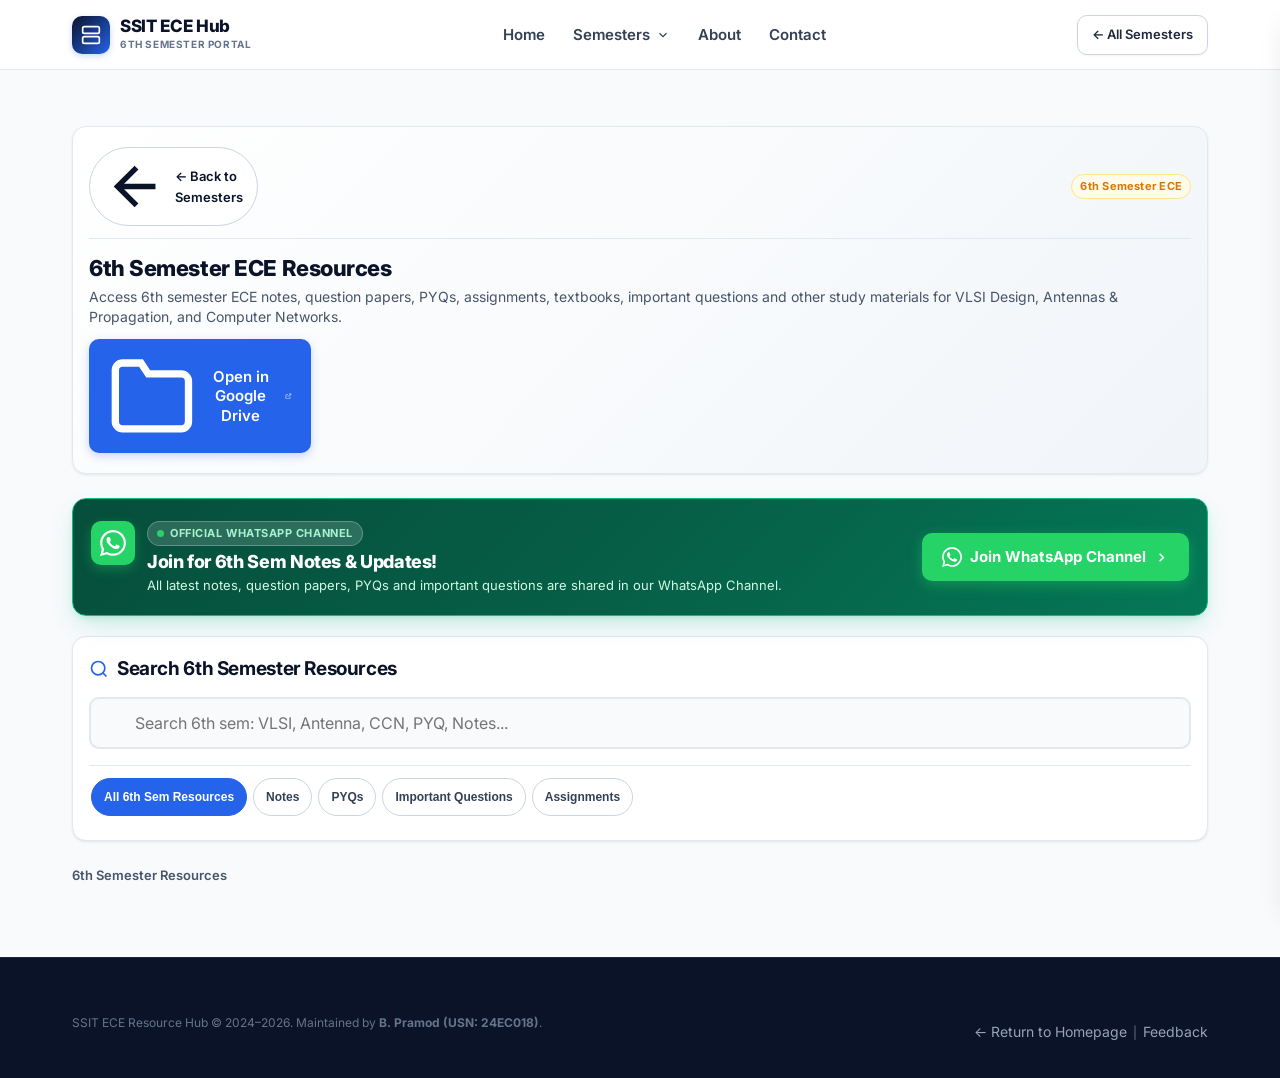
<file: 6th-semester-ece-notes.html>
﻿<!DOCTYPE html>
<html lang="en" dir="ltr">
<head>
  <meta charset="UTF-8" />
  <meta name="viewport" content="width=device-width, initial-scale=1.0" />
  <title>SSIT ECE 6th Semester Notes, PYQs &amp; Study Materials | SSIT ECE Hub</title>

  <!-- SEO Meta Tags -->
  <meta name="title" content="SSIT ECE 6th Semester Notes, PYQs &amp; Study Materials | SSIT ECE Hub" />
  <meta name="description" content="Access 6th semester ECE notes, question papers, PYQs, assignments, textbooks, important questions and other study materials for SSIT Tumakuru students." />
  <meta name="keywords" content="SSIT ECE 6th sem notes, SSIT ECE 6th semester notes, VLSI Design notes, Antenna and Wave Propagation notes, Computer Communication Networks notes, SSIT ECE PYQ" />
  <meta name="author" content="B. Pramod" />
  <link rel="canonical" href="https://ssit-ece-hub.github.io/6th-semester-ece-notes.html" />

  <link rel="preconnect" href="https://fonts.googleapis.com" />
  <link rel="preconnect" href="https://fonts.gstatic.com" crossorigin />
  <link href="https://fonts.googleapis.com/css2?family=Inter:wght@400;500;600;700;800&display=swap" rel="stylesheet" />

  <link rel="stylesheet" href="css/styles.css" />
  <link rel="stylesheet" href="css/components.css" />
</head>

<body>
  <a href="#main-content" class="skip-to-content">Skip to main content</a>

  <!-- Header -->
  <header class="site-header">
    <div class="container">
      <nav class="navbar" aria-label="Main Navigation">
        <a href="index.html" class="nav-brand">
          <div class="brand-icon-box" aria-hidden="true">
            <svg viewBox="0 0 24 24" fill="none" stroke="currentColor" stroke-width="2"><rect x="2" y="2" width="20" height="8" rx="2" ry="2"></rect><rect x="2" y="14" width="20" height="8" rx="2" ry="2"></rect></svg>
          </div>
          <div class="brand-text">
            <span class="brand-title">SSIT ECE Hub</span>
            <span class="brand-subtitle">6th Semester Portal</span>
          </div>
        </a>

        <ul class="nav-menu" role="menubar">
          <li role="none"><a href="index.html" class="nav-link">Home</a></li>
          <li role="none" class="nav-dropdown">
            <button type="button" class="nav-dropdown-toggle">
              <span>Semesters</span>
              <svg class="nav-dropdown-chevron" viewBox="0 0 24 24" fill="none" stroke="currentColor" stroke-width="2"><polyline points="6 9 12 15 18 9"></polyline></svg>
            </button>
            <ul class="nav-dropdown-menu">
              <li><a href="3rd-semester-ece-notes.html" class="nav-dropdown-item"><span>3rd Semester</span><span class="nav-dropdown-item-badge">Active</span></a></li>
              <li><a href="4th-semester-ece-notes.html" class="nav-dropdown-item"><span>4th Semester</span><span class="nav-dropdown-item-badge">Active</span></a></li>
              <li><a href="5th-semester-ece-notes.html" class="nav-dropdown-item"><span>5th Semester</span><span class="nav-dropdown-item-badge">New</span></a></li>
              <li><a href="6th-semester-ece-notes.html" class="nav-dropdown-item"><span>6th Semester</span><span class="nav-dropdown-item-badge">New</span></a></li>
              <li><a href="7th-semester-ece-notes.html" class="nav-dropdown-item"><span>7th Semester</span><span class="nav-dropdown-item-badge">New</span></a></li>
              <li><a href="8th-semester-ece-notes.html" class="nav-dropdown-item"><span>8th Semester</span><span class="nav-dropdown-item-badge">New</span></a></li>
            </ul>
          </li>
          <li role="none"><a href="index.html#about" class="nav-link">About</a></li>
          <li role="none"><a href="index.html#contact" class="nav-link">Contact</a></li>
        </ul>

        <div class="header-actions">
          <a href="index.html#semesters" class="btn btn-sm btn-secondary">← All Semesters</a>
        </div>

        <!-- Easy-to-Tap Mobile Hamburger Button (>= 48px) -->
        <button type="button" 
                class="mobile-menu-btn" 
                id="mobile-menu-btn" 
                aria-label="Toggle navigation menu" 
                aria-expanded="false" 
                aria-controls="mobile-nav">
          <svg viewBox="0 0 24 24" fill="none" stroke="currentColor" stroke-width="2" stroke-linecap="round" stroke-linejoin="round" aria-hidden="true">
            <line x1="3" y1="12" x2="21" y2="12"></line>
            <line x1="3" y1="6" x2="21" y2="6"></line>
            <line x1="3" y1="18" x2="21" y2="18"></line>
          </svg>
        </button>
      </nav>
    </div>
  </header>

  <!-- Clean Mobile Navigation Drawer -->
  <div class="mobile-nav-overlay" id="mobile-nav-overlay" aria-hidden="true"></div>
  <aside class="mobile-nav" id="mobile-nav" aria-label="Mobile Navigation">
    <div class="mobile-nav-header">
      <span class="mobile-nav-title">SSIT ECE Hub</span>
      <button type="button" class="mobile-nav-close" id="mobile-nav-close" aria-label="Close menu">
        <svg width="22" height="22" viewBox="0 0 24 24" fill="none" stroke="currentColor" stroke-width="2" stroke-linecap="round" stroke-linejoin="round">
          <line x1="18" y1="6" x2="6" y2="18"></line>
          <line x1="6" y1="6" x2="18" y2="18"></line>
        </svg>
      </button>
    </div>
    
    <ul class="mobile-nav-links">
      <li><a href="index.html" class="mobile-nav-link">Home</a></li>
      <li><a href="3rd-semester-ece-notes.html" class="mobile-nav-link">3rd Semester</a></li>
      <li><a href="4th-semester-ece-notes.html" class="mobile-nav-link">4th Semester</a></li>
      <li><a href="5th-semester-ece-notes.html" class="mobile-nav-link">5th Semester</a></li>
      <li><a href="6th-semester-ece-notes.html" class="mobile-nav-link active">6th Semester (Current)</a></li>
      <li><a href="7th-semester-ece-notes.html" class="mobile-nav-link">7th Semester</a></li>
      <li><a href="8th-semester-ece-notes.html" class="mobile-nav-link">8th Semester</a></li>
      <li><a href="index.html#about" class="mobile-nav-link">About Creator</a></li>
      <li><a href="index.html#contact" class="mobile-nav-link">Contact</a></li>
      <li><a href="index.html#feedback" class="mobile-nav-link">Share Feedback</a></li>
    </ul>

    <div class="mobile-nav-footer">
      <a href="index.html#semesters" class="btn btn-primary">Browse All Semesters</a>
    </div>
  </aside>

  <main id="main-content" class="section">
    <div class="container">
      <!-- Dedicated Semester Banner -->
      <div class="semester-view-banner">
        <div class="semester-view-nav">
          <a href="index.html#semesters" class="sem-back-btn">
            <svg viewBox="0 0 24 24" fill="none" stroke="currentColor" stroke-width="2"><line x1="19" y1="12" x2="5" y2="12"></line><polyline points="12 19 5 12 12 5"></polyline></svg>
            <span>← Back to Semesters</span>
          </a>
          <span class="badge badge-sem6">6th Semester ECE</span>
        </div>
        <div class="semester-view-content">
          <div class="semester-view-text">
            <h1 class="semester-view-title">6th Semester ECE Resources</h1>
            <p class="semester-view-desc">
              Access 6th semester ECE notes, question papers, PYQs, assignments, textbooks, important questions and other study materials for VLSI Design, Antennas &amp; Propagation, and Computer Networks.
            </p>
          </div>
          <div class="semester-view-drive-cta" id="sem6-drive-container">
            <a href="https://drive.google.com/drive/folders/1AP-suBvOmB0LhoK178qOOseBytJG1XCh" target="_blank" rel="noopener noreferrer" class="btn btn-primary" aria-label="Open 6th Semester Google Drive folder">
              <svg class="btn-drive-icon" viewBox="0 0 24 24" fill="none" stroke="currentColor" stroke-width="2"><path d="M22 19a2 2 0 0 1-2 2H4a2 2 0 0 1-2-2V5a2 2 0 0 1 2-2h5l2 3h9a2 2 0 0 1 2 2z"></path></svg>
              <span>Open in Google Drive</span>
              <svg class="btn-external-icon" width="14" height="14" viewBox="0 0 24 24" fill="none" stroke="currentColor" stroke-width="2"><path d="M18 13v6a2 2 0 0 1-2 2H5a2 2 0 0 1-2-2V8a2 2 0 0 1 2-2h6"></path><polyline points="15 3 21 3 21 9"></polyline><line x1="10" y1="14" x2="21" y2="3"></line></svg>
            </a>
          </div>
        </div>
      </div>

      <!-- 📢 HIGHLIGHTED WHATSAPP CHANNEL CALLOUT BANNER -->
      <section class="whatsapp-channel-banner" aria-label="Official WhatsApp Channel">
        <div class="channel-banner-content">
          <div class="channel-banner-main">
            <div class="channel-banner-icon-box" aria-hidden="true">
              <svg viewBox="0 0 24 24" fill="currentColor" width="26" height="26"><path d="M.057 24l1.687-6.163c-1.041-1.804-1.588-3.849-1.587-5.946.003-6.556 5.338-11.891 11.893-11.891 3.181.001 6.167 1.24 8.413 3.488 2.245 2.248 3.481 5.236 3.48 8.414-.003 6.557-5.338 11.892-11.893 11.892-1.99-.001-3.951-.5-5.688-1.448l-6.305 1.654zm6.597-3.807c1.676.995 3.276 1.591 5.392 1.592 5.448 0 9.886-4.434 9.889-9.885.002-5.462-4.415-9.89-9.881-9.892-5.452 0-9.887 4.434-9.889 9.884-.001 2.225.651 3.891 1.746 5.634l-.999 3.648 3.742-.981zm11.387-5.464c-.074-.124-.272-.198-.57-.347-.297-.149-1.758-.868-2.031-.967-.272-.099-.47-.149-.669.149-.198.297-.768.967-.941 1.165-.173.198-.347.223-.644.074-.297-.149-1.255-.462-2.39-1.475-.883-.788-1.48-1.761-1.653-2.059-.173-.297-.018-.458.13-.606.134-.133.297-.347.446-.521.151-.172.2-.296.3-.495.099-.198.05-.372-.025-.521-.075-.148-.669-1.611-.916-2.206-.242-.579-.487-.501-.669-.51l-.57-.01c-.198 0-.52.074-.792.372s-1.04 1.016-1.04 2.479 1.065 2.876 1.213 3.074c.149.198 2.095 3.2 5.076 4.487.709.306 1.263.489 1.694.626.712.226 1.36.194 1.872.118.571-.085 1.758-.719 2.006-1.413.248-.695.248-1.29.173-1.414z"/></svg>
            </div>
            <div>
              <div class="channel-live-tag">
                <span class="pulse-dot"></span>
                <span>Official WhatsApp Channel</span>
              </div>
              <h2 class="channel-banner-title">Join for 6th Sem Notes &amp; Updates!</h2>
              <p class="channel-banner-desc">
                All latest notes, question papers, PYQs and important questions are shared in our WhatsApp Channel.
              </p>
            </div>
          </div>
          <div class="channel-banner-cta">
            <a href="https://whatsapp.com/channel/0029VbBs0ymId7nU8XMlQm0M" target="_blank" rel="noopener noreferrer" class="btn-channel-join" aria-label="Join SSIT ECE Resource Hub WhatsApp Channel">
              <svg width="20" height="20" viewBox="0 0 24 24" fill="currentColor"><path d="M.057 24l1.687-6.163c-1.041-1.804-1.588-3.849-1.587-5.946.003-6.556 5.338-11.891 11.893-11.891 3.181.001 6.167 1.24 8.413 3.488 2.245 2.248 3.481 5.236 3.48 8.414-.003 6.557-5.338 11.892-11.893 11.892-1.99-.001-3.951-.5-5.688-1.448l-6.305 1.654zm6.597-3.807c1.676.995 3.276 1.591 5.392 1.592 5.448 0 9.886-4.434 9.889-9.885.002-5.462-4.415-9.89-9.881-9.892-5.452 0-9.887 4.434-9.889 9.884-.001 2.225.651 3.891 1.746 5.634l-.999 3.648 3.742-.981zm11.387-5.464c-.074-.124-.272-.198-.57-.347-.297-.149-1.758-.868-2.031-.967-.272-.099-.47-.149-.669.149-.198.297-.768.967-.941 1.165-.173.198-.347.223-.644.074-.297-.149-1.255-.462-2.39-1.475-.883-.788-1.48-1.761-1.653-2.059-.173-.297-.018-.458.13-.606.134-.133.297-.347.446-.521.151-.172.2-.296.3-.495.099-.198.05-.372-.025-.521-.075-.148-.669-1.611-.916-2.206-.242-.579-.487-.501-.669-.51l-.57-.01c-.198 0-.52.074-.792.372s-1.04 1.016-1.04 2.479 1.065 2.876 1.213 3.074c.149.198 2.095 3.2 5.076 4.487.709.306 1.263.489 1.694.626.712.226 1.36.194 1.872.118.571-.085 1.758-.719 2.006-1.413.248-.695.248-1.29.173-1.414z"/></svg>
              <span>Join WhatsApp Channel</span>
              <svg width="15" height="15" viewBox="0 0 24 24" fill="none" stroke="currentColor" stroke-width="2.5"><polyline points="9 18 15 12 9 6"></polyline></svg>
            </a>
          </div>
        </div>
      </section>

      <!-- Quick Semester Search & Filters -->
      <div class="search-container">
        <div class="search-header-row">
          <h2 class="search-main-title">
            <svg viewBox="0 0 24 24" fill="none" stroke="currentColor" stroke-width="2"><circle cx="11" cy="11" r="8"></circle><line x1="21" y1="21" x2="16.65" y2="16.65"></line></svg>
            <span>Search 6th Semester Resources</span>
          </h2>
        </div>

        <div class="search-input-wrapper">
          <input type="search" id="search-input" class="search-input" placeholder="Search 6th sem: VLSI, Antenna, CCN, PYQ, Notes..." />
          <div class="search-input-actions">
            <button type="button" id="search-clear-btn" class="search-clear-btn hidden" aria-label="Clear search">✕</button>
          </div>
        </div>

        <div class="category-filter-row" id="category-filters">
          <button type="button" class="cat-chip active" data-category="All">All 6th Sem Resources</button>
          <button type="button" class="cat-chip" data-category="Notes">Notes</button>
          <button type="button" class="cat-chip" data-category="PYQ">PYQs</button>
          <button type="button" class="cat-chip" data-category="Important Questions">Important Questions</button>
          <button type="button" class="cat-chip" data-category="Assignment">Assignments</button>
        </div>
      </div>

      <!-- Results Grid -->
      <div class="search-meta-bar">
        <span class="search-results-count" id="search-results-count">6th Semester Resources</span>
      </div>

      <div class="resources-grid" id="resources-grid"></div>

      <div class="empty-state-box hidden" id="empty-state">
        <h3 class="empty-state-title">No resources found in 6th Semester.</h3>
        <p class="empty-state-text">Try another search keyword or reset filters.</p>
        <button type="button" class="btn btn-primary" id="reset-filters-btn">Reset Filters</button>
      </div>
    </div>
  </main>

  <footer class="site-footer">
    <div class="container">
      <div class="footer-bottom">
        <div>SSIT ECE Resource Hub &copy; 2024–2026. Maintained by <strong>B. Pramod (USN: 24EC018)</strong>.</div>
        <div><a href="index.html" class="footer-nav-link">← Return to Homepage</a> &nbsp;|&nbsp; <a href="index.html#feedback" class="footer-nav-link">Feedback</a> </div>
      </div>
    </div>
  </footer>

  <script src="js/resources-data.js"></script>
  <script>
    document.addEventListener('DOMContentLoaded', () => {
      if (typeof ECE_RESOURCES !== 'undefined') {
        const sem6Resources = ECE_RESOURCES.filter(r => r.semester === '6th Semester');
        const grid = document.getElementById('resources-grid');
        const searchInput = document.getElementById('search-input');
        const searchClearBtn = document.getElementById('search-clear-btn');
        const countSpan = document.getElementById('search-results-count');
        const emptyState = document.getElementById('empty-state');
        const driveCta = document.getElementById('sem6-drive-container');
        let activeCat = 'All';

        if (typeof DRIVE_FOLDERS !== 'undefined' && DRIVE_FOLDERS.SEM_6 && DRIVE_FOLDERS.SEM_6.trim() !== '') {
          driveCta.innerHTML = `
            <a href="${DRIVE_FOLDERS.SEM_6}" target="_blank" rel="noopener noreferrer" class="btn btn-primary" aria-label="Open 6th Semester Google Drive folder">
              <svg class="btn-drive-icon" viewBox="0 0 24 24" fill="none" stroke="currentColor" stroke-width="2"><path d="M22 19a2 2 0 0 1-2 2H4a2 2 0 0 1-2-2V5a2 2 0 0 1 2-2h5l2 3h9a2 2 0 0 1 2 2z"></path></svg>
              <span>Open in Google Drive</span>
              <svg class="btn-external-icon" width="14" height="14" viewBox="0 0 24 24" fill="none" stroke="currentColor" stroke-width="2"><path d="M18 13v6a2 2 0 0 1-2 2H5a2 2 0 0 1-2-2V8a2 2 0 0 1 2-2h6"></path><polyline points="15 3 21 3 21 9"></polyline><line x1="10" y1="14" x2="21" y2="3"></line></svg>
            </a>
          `;
        }

        function render() {
          const q = (searchInput.value || '').toLowerCase().trim();
          const list = sem6Resources.filter(r => {
            const matchesCat = activeCat === 'All' || r.category === activeCat;
            const matchesQ = !q || r.name.toLowerCase().includes(q) || r.subject.toLowerCase().includes(q) || r.category.toLowerCase().includes(q) || (r.tags && r.tags.some(t => t.toLowerCase().includes(q)));
            return matchesCat && matchesQ;
          });

          countSpan.textContent = `Showing ${list.length} resource${list.length === 1 ? '' : 's'} in 6th Semester`;
          searchClearBtn.classList.toggle('hidden', !q);

          if (list.length === 0) {
            grid.innerHTML = '';
            emptyState.classList.remove('hidden');
          } else {
            emptyState.classList.add('hidden');
            grid.innerHTML = list.map(item => {
              const hasDrive = item.driveUrl && item.driveUrl.trim() !== '';
              const actionBtn = hasDrive
                ? `<a href="${item.driveUrl}" target="_blank" rel="noopener noreferrer" class="btn-drive"><span>Open in Google Drive</span></a>`
                : `<div class="btn-coming-soon"><span>Resources coming soon</span></div>`;

              return `
                <article class="resource-card">
                  <div class="resource-card-top">
                    <div class="resource-meta-badges">
                      <span class="badge badge-sem6">${item.semester}</span>
                      <span class="badge badge-category">${item.category}</span>
                      <span class="badge badge-year">${item.year}</span>
                    </div>
                  </div>
                  <div class="resource-card-body">
                    <div class="resource-subject-tag">${item.subject}</div>
                    <h3 class="resource-title">${item.name}</h3>
                    <p class="resource-desc">${item.description}</p>
                  </div>
                  <div class="resource-card-footer">
                    ${actionBtn}
                  </div>
                </article>
              `;
            }).join('');
          }
        }

        searchInput.addEventListener('input', render);
        searchClearBtn.addEventListener('click', () => { searchInput.value = ''; render(); });
        document.getElementById('reset-filters-btn').addEventListener('click', () => { searchInput.value = ''; activeCat = 'All'; render(); });
        document.getElementById('category-filters').addEventListener('click', (e) => {
          const chip = e.target.closest('.cat-chip');
          if (!chip) return;
          document.querySelectorAll('.cat-chip').forEach(c => c.classList.remove('active'));
          chip.classList.add('active');
          activeCat = chip.dataset.category;
          render();
        });

        // Mobile Navigation Drawer Toggle
        const mobileBtn = document.getElementById('mobile-menu-btn');
        const mobileNav = document.getElementById('mobile-nav');
        const mobileOverlay = document.getElementById('mobile-nav-overlay');
        const mobileClose = document.getElementById('mobile-nav-close');
        if (mobileBtn && mobileNav && mobileOverlay) {
          const toggleNav = () => {
            const open = mobileNav.classList.toggle('open');
            mobileOverlay.classList.toggle('open');
            mobileBtn.setAttribute('aria-expanded', open.toString());
            document.body.classList.toggle('no-scroll', open);
          };
          const closeNav = () => {
            mobileNav.classList.remove('open');
            mobileOverlay.classList.remove('open');
            mobileBtn.setAttribute('aria-expanded', 'false');
            document.body.classList.remove('no-scroll');
          };
          mobileBtn.addEventListener('click', toggleNav);
          mobileOverlay.addEventListener('click', closeNav);
          if (mobileClose) mobileClose.addEventListener('click', closeNav);
          document.querySelectorAll('.mobile-nav-link').forEach(l => l.addEventListener('click', closeNav));
          document.addEventListener('keydown', (e) => {
            if (e.key === 'Escape' && mobileNav.classList.contains('open')) closeNav();
          });
        }
        render();
      }
    });
  </script>
</body>
</html>
</file>
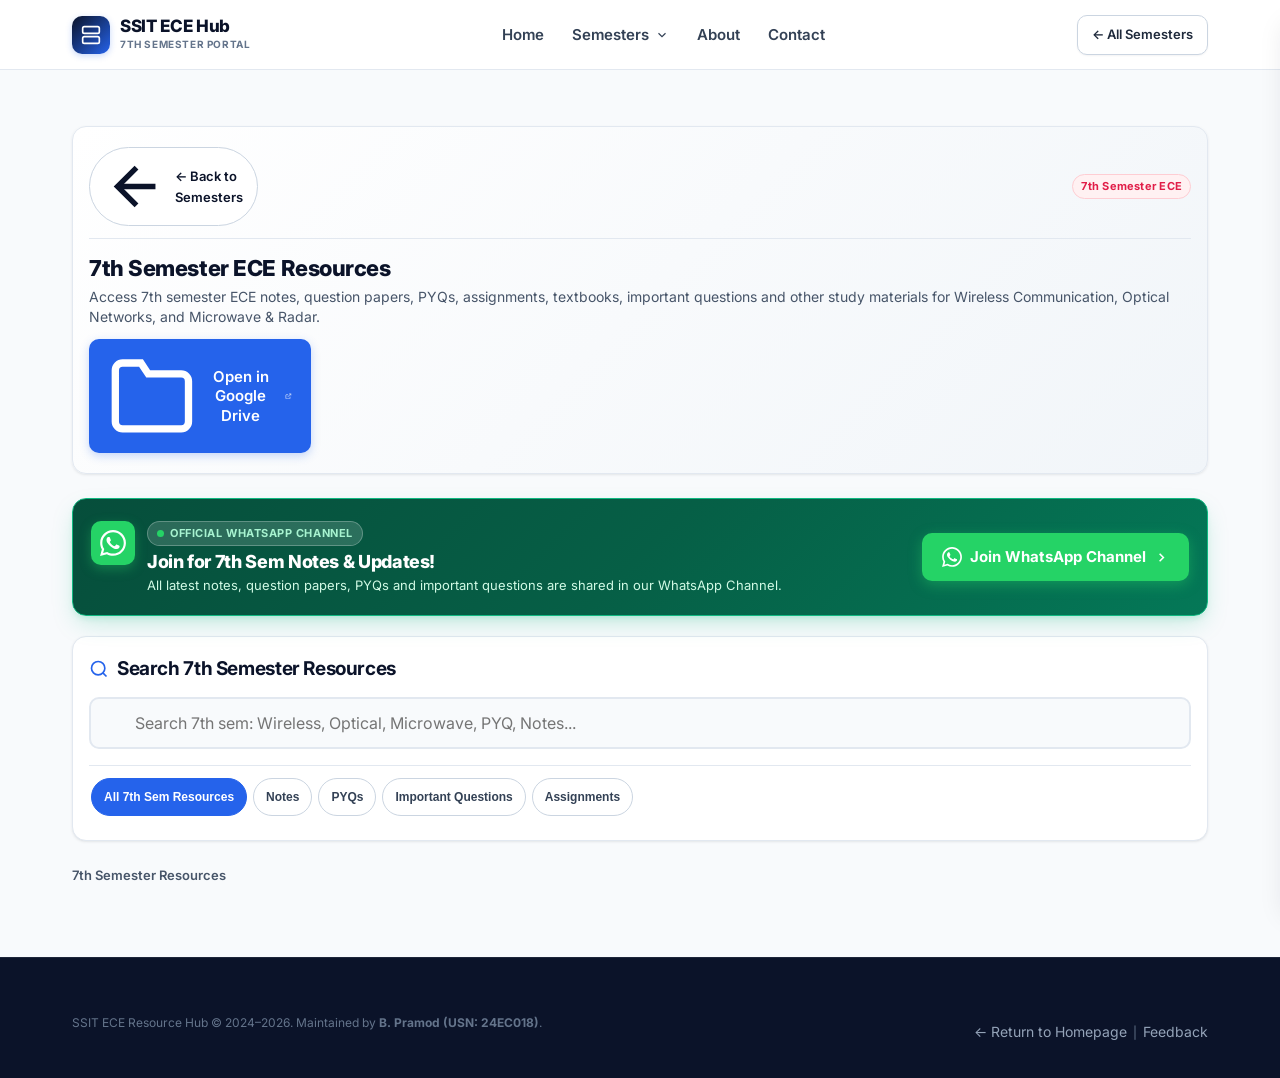
<file: 7th-semester-ece-notes.html>
﻿<!DOCTYPE html>
<html lang="en" dir="ltr">
<head>
  <meta charset="UTF-8" />
  <meta name="viewport" content="width=device-width, initial-scale=1.0" />
  <title>SSIT ECE 7th Semester Notes, PYQs &amp; Study Materials | SSIT ECE Hub</title>

  <!-- SEO Meta Tags -->
  <meta name="title" content="SSIT ECE 7th Semester Notes, PYQs &amp; Study Materials | SSIT ECE Hub" />
  <meta name="description" content="Access 7th semester ECE notes, question papers, PYQs, assignments, textbooks, important questions and other study materials for SSIT Tumakuru students." />
  <meta name="keywords" content="SSIT ECE 7th sem notes, SSIT ECE 7th semester notes, Wireless Communication notes, Optical Networks notes, Microwave and Radar notes, SSIT ECE PYQ" />
  <meta name="author" content="B. Pramod" />
  <link rel="canonical" href="https://ssit-ece-hub.github.io/7th-semester-ece-notes.html" />

  <link rel="preconnect" href="https://fonts.googleapis.com" />
  <link rel="preconnect" href="https://fonts.gstatic.com" crossorigin />
  <link href="https://fonts.googleapis.com/css2?family=Inter:wght@400;500;600;700;800&display=swap" rel="stylesheet" />

  <link rel="stylesheet" href="css/styles.css" />
  <link rel="stylesheet" href="css/components.css" />
</head>

<body>
  <a href="#main-content" class="skip-to-content">Skip to main content</a>

  <!-- Header -->
  <header class="site-header">
    <div class="container">
      <nav class="navbar" aria-label="Main Navigation">
        <a href="index.html" class="nav-brand">
          <div class="brand-icon-box" aria-hidden="true">
            <svg viewBox="0 0 24 24" fill="none" stroke="currentColor" stroke-width="2"><rect x="2" y="2" width="20" height="8" rx="2" ry="2"></rect><rect x="2" y="14" width="20" height="8" rx="2" ry="2"></rect></svg>
          </div>
          <div class="brand-text">
            <span class="brand-title">SSIT ECE Hub</span>
            <span class="brand-subtitle">7th Semester Portal</span>
          </div>
        </a>

        <ul class="nav-menu" role="menubar">
          <li role="none"><a href="index.html" class="nav-link">Home</a></li>
          <li role="none" class="nav-dropdown">
            <button type="button" class="nav-dropdown-toggle">
              <span>Semesters</span>
              <svg class="nav-dropdown-chevron" viewBox="0 0 24 24" fill="none" stroke="currentColor" stroke-width="2"><polyline points="6 9 12 15 18 9"></polyline></svg>
            </button>
            <ul class="nav-dropdown-menu">
              <li><a href="3rd-semester-ece-notes.html" class="nav-dropdown-item"><span>3rd Semester</span><span class="nav-dropdown-item-badge">Active</span></a></li>
              <li><a href="4th-semester-ece-notes.html" class="nav-dropdown-item"><span>4th Semester</span><span class="nav-dropdown-item-badge">Active</span></a></li>
              <li><a href="5th-semester-ece-notes.html" class="nav-dropdown-item"><span>5th Semester</span><span class="nav-dropdown-item-badge">New</span></a></li>
              <li><a href="6th-semester-ece-notes.html" class="nav-dropdown-item"><span>6th Semester</span><span class="nav-dropdown-item-badge">New</span></a></li>
              <li><a href="7th-semester-ece-notes.html" class="nav-dropdown-item"><span>7th Semester</span><span class="nav-dropdown-item-badge">New</span></a></li>
              <li><a href="8th-semester-ece-notes.html" class="nav-dropdown-item"><span>8th Semester</span><span class="nav-dropdown-item-badge">New</span></a></li>
            </ul>
          </li>
          <li role="none"><a href="index.html#about" class="nav-link">About</a></li>
          <li role="none"><a href="index.html#contact" class="nav-link">Contact</a></li>
        </ul>

        <div class="header-actions">
          <a href="index.html#semesters" class="btn btn-sm btn-secondary">← All Semesters</a>
        </div>

        <!-- Easy-to-Tap Mobile Hamburger Button (>= 48px) -->
        <button type="button" 
                class="mobile-menu-btn" 
                id="mobile-menu-btn" 
                aria-label="Toggle navigation menu" 
                aria-expanded="false" 
                aria-controls="mobile-nav">
          <svg viewBox="0 0 24 24" fill="none" stroke="currentColor" stroke-width="2" stroke-linecap="round" stroke-linejoin="round" aria-hidden="true">
            <line x1="3" y1="12" x2="21" y2="12"></line>
            <line x1="3" y1="6" x2="21" y2="6"></line>
            <line x1="3" y1="18" x2="21" y2="18"></line>
          </svg>
        </button>
      </nav>
    </div>
  </header>

  <!-- Clean Mobile Navigation Drawer -->
  <div class="mobile-nav-overlay" id="mobile-nav-overlay" aria-hidden="true"></div>
  <aside class="mobile-nav" id="mobile-nav" aria-label="Mobile Navigation">
    <div class="mobile-nav-header">
      <span class="mobile-nav-title">SSIT ECE Hub</span>
      <button type="button" class="mobile-nav-close" id="mobile-nav-close" aria-label="Close menu">
        <svg width="22" height="22" viewBox="0 0 24 24" fill="none" stroke="currentColor" stroke-width="2" stroke-linecap="round" stroke-linejoin="round">
          <line x1="18" y1="6" x2="6" y2="18"></line>
          <line x1="6" y1="6" x2="18" y2="18"></line>
        </svg>
      </button>
    </div>
    
    <ul class="mobile-nav-links">
      <li><a href="index.html" class="mobile-nav-link">Home</a></li>
      <li><a href="3rd-semester-ece-notes.html" class="mobile-nav-link">3rd Semester</a></li>
      <li><a href="4th-semester-ece-notes.html" class="mobile-nav-link">4th Semester</a></li>
      <li><a href="5th-semester-ece-notes.html" class="mobile-nav-link">5th Semester</a></li>
      <li><a href="6th-semester-ece-notes.html" class="mobile-nav-link">6th Semester</a></li>
      <li><a href="7th-semester-ece-notes.html" class="mobile-nav-link active">7th Semester (Current)</a></li>
      <li><a href="8th-semester-ece-notes.html" class="mobile-nav-link">8th Semester</a></li>
      <li><a href="index.html#about" class="mobile-nav-link">About Creator</a></li>
      <li><a href="index.html#contact" class="mobile-nav-link">Contact</a></li>
      <li><a href="index.html#feedback" class="mobile-nav-link">Share Feedback</a></li>
    </ul>

    <div class="mobile-nav-footer">
      <a href="index.html#semesters" class="btn btn-primary">Browse All Semesters</a>
    </div>
  </aside>

  <main id="main-content" class="section">
    <div class="container">
      <!-- Dedicated Semester Banner -->
      <div class="semester-view-banner">
        <div class="semester-view-nav">
          <a href="index.html#semesters" class="sem-back-btn">
            <svg viewBox="0 0 24 24" fill="none" stroke="currentColor" stroke-width="2"><line x1="19" y1="12" x2="5" y2="12"></line><polyline points="12 19 5 12 12 5"></polyline></svg>
            <span>← Back to Semesters</span>
          </a>
          <span class="badge badge-sem7">7th Semester ECE</span>
        </div>
        <div class="semester-view-content">
          <div class="semester-view-text">
            <h1 class="semester-view-title">7th Semester ECE Resources</h1>
            <p class="semester-view-desc">
              Access 7th semester ECE notes, question papers, PYQs, assignments, textbooks, important questions and other study materials for Wireless Communication, Optical Networks, and Microwave &amp; Radar.
            </p>
          </div>
          <div class="semester-view-drive-cta" id="sem7-drive-container">
            <a href="https://drive.google.com/drive/folders/1VcCJliUxYvZ04etjz8dSz4T2kYgqFiDf" target="_blank" rel="noopener noreferrer" class="btn btn-primary" aria-label="Open 7th Semester Google Drive folder">
              <svg class="btn-drive-icon" viewBox="0 0 24 24" fill="none" stroke="currentColor" stroke-width="2"><path d="M22 19a2 2 0 0 1-2 2H4a2 2 0 0 1-2-2V5a2 2 0 0 1 2-2h5l2 3h9a2 2 0 0 1 2 2z"></path></svg>
              <span>Open in Google Drive</span>
              <svg class="btn-external-icon" width="14" height="14" viewBox="0 0 24 24" fill="none" stroke="currentColor" stroke-width="2"><path d="M18 13v6a2 2 0 0 1-2 2H5a2 2 0 0 1-2-2V8a2 2 0 0 1 2-2h6"></path><polyline points="15 3 21 3 21 9"></polyline><line x1="10" y1="14" x2="21" y2="3"></line></svg>
            </a>
          </div>
        </div>
      </div>

      <!-- 📢 HIGHLIGHTED WHATSAPP CHANNEL CALLOUT BANNER -->
      <section class="whatsapp-channel-banner" aria-label="Official WhatsApp Channel">
        <div class="channel-banner-content">
          <div class="channel-banner-main">
            <div class="channel-banner-icon-box" aria-hidden="true">
              <svg viewBox="0 0 24 24" fill="currentColor" width="26" height="26"><path d="M.057 24l1.687-6.163c-1.041-1.804-1.588-3.849-1.587-5.946.003-6.556 5.338-11.891 11.893-11.891 3.181.001 6.167 1.24 8.413 3.488 2.245 2.248 3.481 5.236 3.48 8.414-.003 6.557-5.338 11.892-11.893 11.892-1.99-.001-3.951-.5-5.688-1.448l-6.305 1.654zm6.597-3.807c1.676.995 3.276 1.591 5.392 1.592 5.448 0 9.886-4.434 9.889-9.885.002-5.462-4.415-9.89-9.881-9.892-5.452 0-9.887 4.434-9.889 9.884-.001 2.225.651 3.891 1.746 5.634l-.999 3.648 3.742-.981zm11.387-5.464c-.074-.124-.272-.198-.57-.347-.297-.149-1.758-.868-2.031-.967-.272-.099-.47-.149-.669.149-.198.297-.768.967-.941 1.165-.173.198-.347.223-.644.074-.297-.149-1.255-.462-2.39-1.475-.883-.788-1.48-1.761-1.653-2.059-.173-.297-.018-.458.13-.606.134-.133.297-.347.446-.521.151-.172.2-.296.3-.495.099-.198.05-.372-.025-.521-.075-.148-.669-1.611-.916-2.206-.242-.579-.487-.501-.669-.51l-.57-.01c-.198 0-.52.074-.792.372s-1.04 1.016-1.04 2.479 1.065 2.876 1.213 3.074c.149.198 2.095 3.2 5.076 4.487.709.306 1.263.489 1.694.626.712.226 1.36.194 1.872.118.571-.085 1.758-.719 2.006-1.413.248-.695.248-1.29.173-1.414z"/></svg>
            </div>
            <div>
              <div class="channel-live-tag">
                <span class="pulse-dot"></span>
                <span>Official WhatsApp Channel</span>
              </div>
              <h2 class="channel-banner-title">Join for 7th Sem Notes &amp; Updates!</h2>
              <p class="channel-banner-desc">
                All latest notes, question papers, PYQs and important questions are shared in our WhatsApp Channel.
              </p>
            </div>
          </div>
          <div class="channel-banner-cta">
            <a href="https://whatsapp.com/channel/0029VbBs0ymId7nU8XMlQm0M" target="_blank" rel="noopener noreferrer" class="btn-channel-join" aria-label="Join SSIT ECE Resource Hub WhatsApp Channel">
              <svg width="20" height="20" viewBox="0 0 24 24" fill="currentColor"><path d="M.057 24l1.687-6.163c-1.041-1.804-1.588-3.849-1.587-5.946.003-6.556 5.338-11.891 11.893-11.891 3.181.001 6.167 1.24 8.413 3.488 2.245 2.248 3.481 5.236 3.48 8.414-.003 6.557-5.338 11.892-11.893 11.892-1.99-.001-3.951-.5-5.688-1.448l-6.305 1.654zm6.597-3.807c1.676.995 3.276 1.591 5.392 1.592 5.448 0 9.886-4.434 9.889-9.885.002-5.462-4.415-9.89-9.881-9.892-5.452 0-9.887 4.434-9.889 9.884-.001 2.225.651 3.891 1.746 5.634l-.999 3.648 3.742-.981zm11.387-5.464c-.074-.124-.272-.198-.57-.347-.297-.149-1.758-.868-2.031-.967-.272-.099-.47-.149-.669.149-.198.297-.768.967-.941 1.165-.173.198-.347.223-.644.074-.297-.149-1.255-.462-2.39-1.475-.883-.788-1.48-1.761-1.653-2.059-.173-.297-.018-.458.13-.606.134-.133.297-.347.446-.521.151-.172.2-.296.3-.495.099-.198.05-.372-.025-.521-.075-.148-.669-1.611-.916-2.206-.242-.579-.487-.501-.669-.51l-.57-.01c-.198 0-.52.074-.792.372s-1.04 1.016-1.04 2.479 1.065 2.876 1.213 3.074c.149.198 2.095 3.2 5.076 4.487.709.306 1.263.489 1.694.626.712.226 1.36.194 1.872.118.571-.085 1.758-.719 2.006-1.413.248-.695.248-1.29.173-1.414z"/></svg>
              <span>Join WhatsApp Channel</span>
              <svg width="15" height="15" viewBox="0 0 24 24" fill="none" stroke="currentColor" stroke-width="2.5"><polyline points="9 18 15 12 9 6"></polyline></svg>
            </a>
          </div>
        </div>
      </section>

      <!-- Quick Semester Search & Filters -->
      <div class="search-container">
        <div class="search-header-row">
          <h2 class="search-main-title">
            <svg viewBox="0 0 24 24" fill="none" stroke="currentColor" stroke-width="2"><circle cx="11" cy="11" r="8"></circle><line x1="21" y1="21" x2="16.65" y2="16.65"></line></svg>
            <span>Search 7th Semester Resources</span>
          </h2>
        </div>

        <div class="search-input-wrapper">
          <input type="search" id="search-input" class="search-input" placeholder="Search 7th sem: Wireless, Optical, Microwave, PYQ, Notes..." />
          <div class="search-input-actions">
            <button type="button" id="search-clear-btn" class="search-clear-btn hidden" aria-label="Clear search">✕</button>
          </div>
        </div>

        <div class="category-filter-row" id="category-filters">
          <button type="button" class="cat-chip active" data-category="All">All 7th Sem Resources</button>
          <button type="button" class="cat-chip" data-category="Notes">Notes</button>
          <button type="button" class="cat-chip" data-category="PYQ">PYQs</button>
          <button type="button" class="cat-chip" data-category="Important Questions">Important Questions</button>
          <button type="button" class="cat-chip" data-category="Assignment">Assignments</button>
        </div>
      </div>

      <!-- Results Grid -->
      <div class="search-meta-bar">
        <span class="search-results-count" id="search-results-count">7th Semester Resources</span>
      </div>

      <div class="resources-grid" id="resources-grid"></div>

      <div class="empty-state-box hidden" id="empty-state">
        <h3 class="empty-state-title">No resources found in 7th Semester.</h3>
        <p class="empty-state-text">Try another search keyword or reset filters.</p>
        <button type="button" class="btn btn-primary" id="reset-filters-btn">Reset Filters</button>
      </div>
    </div>
  </main>

  <footer class="site-footer">
    <div class="container">
      <div class="footer-bottom">
        <div>SSIT ECE Resource Hub &copy; 2024–2026. Maintained by <strong>B. Pramod (USN: 24EC018)</strong>.</div>
        <div><a href="index.html" class="footer-nav-link">← Return to Homepage</a> &nbsp;|&nbsp; <a href="index.html#feedback" class="footer-nav-link">Feedback</a> </div>
      </div>
    </div>
  </footer>

  <script src="js/resources-data.js"></script>
  <script>
    document.addEventListener('DOMContentLoaded', () => {
      if (typeof ECE_RESOURCES !== 'undefined') {
        const sem7Resources = ECE_RESOURCES.filter(r => r.semester === '7th Semester');
        const grid = document.getElementById('resources-grid');
        const searchInput = document.getElementById('search-input');
        const searchClearBtn = document.getElementById('search-clear-btn');
        const countSpan = document.getElementById('search-results-count');
        const emptyState = document.getElementById('empty-state');
        const driveCta = document.getElementById('sem7-drive-container');
        let activeCat = 'All';

        if (typeof DRIVE_FOLDERS !== 'undefined' && DRIVE_FOLDERS.SEM_7 && DRIVE_FOLDERS.SEM_7.trim() !== '') {
          driveCta.innerHTML = `
            <a href="${DRIVE_FOLDERS.SEM_7}" target="_blank" rel="noopener noreferrer" class="btn btn-primary" aria-label="Open 7th Semester Google Drive folder">
              <svg class="btn-drive-icon" viewBox="0 0 24 24" fill="none" stroke="currentColor" stroke-width="2"><path d="M22 19a2 2 0 0 1-2 2H4a2 2 0 0 1-2-2V5a2 2 0 0 1 2-2h5l2 3h9a2 2 0 0 1 2 2z"></path></svg>
              <span>Open in Google Drive</span>
              <svg class="btn-external-icon" width="14" height="14" viewBox="0 0 24 24" fill="none" stroke="currentColor" stroke-width="2"><path d="M18 13v6a2 2 0 0 1-2 2H5a2 2 0 0 1-2-2V8a2 2 0 0 1 2-2h6"></path><polyline points="15 3 21 3 21 9"></polyline><line x1="10" y1="14" x2="21" y2="3"></line></svg>
            </a>
          `;
        }

        function render() {
          const q = (searchInput.value || '').toLowerCase().trim();
          const list = sem7Resources.filter(r => {
            const matchesCat = activeCat === 'All' || r.category === activeCat;
            const matchesQ = !q || r.name.toLowerCase().includes(q) || r.subject.toLowerCase().includes(q) || r.category.toLowerCase().includes(q) || (r.tags && r.tags.some(t => t.toLowerCase().includes(q)));
            return matchesCat && matchesQ;
          });

          countSpan.textContent = `Showing ${list.length} resource${list.length === 1 ? '' : 's'} in 7th Semester`;
          searchClearBtn.classList.toggle('hidden', !q);

          if (list.length === 0) {
            grid.innerHTML = '';
            emptyState.classList.remove('hidden');
          } else {
            emptyState.classList.add('hidden');
            grid.innerHTML = list.map(item => {
              const hasDrive = item.driveUrl && item.driveUrl.trim() !== '';
              const actionBtn = hasDrive
                ? `<a href="${item.driveUrl}" target="_blank" rel="noopener noreferrer" class="btn-drive"><span>Open in Google Drive</span></a>`
                : `<div class="btn-coming-soon"><span>Resources coming soon</span></div>`;

              return `
                <article class="resource-card">
                  <div class="resource-card-top">
                    <div class="resource-meta-badges">
                      <span class="badge badge-sem7">${item.semester}</span>
                      <span class="badge badge-category">${item.category}</span>
                      <span class="badge badge-year">${item.year}</span>
                    </div>
                  </div>
                  <div class="resource-card-body">
                    <div class="resource-subject-tag">${item.subject}</div>
                    <h3 class="resource-title">${item.name}</h3>
                    <p class="resource-desc">${item.description}</p>
                  </div>
                  <div class="resource-card-footer">
                    ${actionBtn}
                  </div>
                </article>
              `;
            }).join('');
          }
        }

        searchInput.addEventListener('input', render);
        searchClearBtn.addEventListener('click', () => { searchInput.value = ''; render(); });
        document.getElementById('reset-filters-btn').addEventListener('click', () => { searchInput.value = ''; activeCat = 'All'; render(); });
        document.getElementById('category-filters').addEventListener('click', (e) => {
          const chip = e.target.closest('.cat-chip');
          if (!chip) return;
          document.querySelectorAll('.cat-chip').forEach(c => c.classList.remove('active'));
          chip.classList.add('active');
          activeCat = chip.dataset.category;
          render();
        });

        // Mobile Navigation Drawer Toggle
        const mobileBtn = document.getElementById('mobile-menu-btn');
        const mobileNav = document.getElementById('mobile-nav');
        const mobileOverlay = document.getElementById('mobile-nav-overlay');
        const mobileClose = document.getElementById('mobile-nav-close');
        if (mobileBtn && mobileNav && mobileOverlay) {
          const toggleNav = () => {
            const open = mobileNav.classList.toggle('open');
            mobileOverlay.classList.toggle('open');
            mobileBtn.setAttribute('aria-expanded', open.toString());
            document.body.classList.toggle('no-scroll', open);
          };
          const closeNav = () => {
            mobileNav.classList.remove('open');
            mobileOverlay.classList.remove('open');
            mobileBtn.setAttribute('aria-expanded', 'false');
            document.body.classList.remove('no-scroll');
          };
          mobileBtn.addEventListener('click', toggleNav);
          mobileOverlay.addEventListener('click', closeNav);
          if (mobileClose) mobileClose.addEventListener('click', closeNav);
          document.querySelectorAll('.mobile-nav-link').forEach(l => l.addEventListener('click', closeNav));
          document.addEventListener('keydown', (e) => {
            if (e.key === 'Escape' && mobileNav.classList.contains('open')) closeNav();
          });
        }
        render();
      }
    });
  </script>
</body>
</html>
</file>
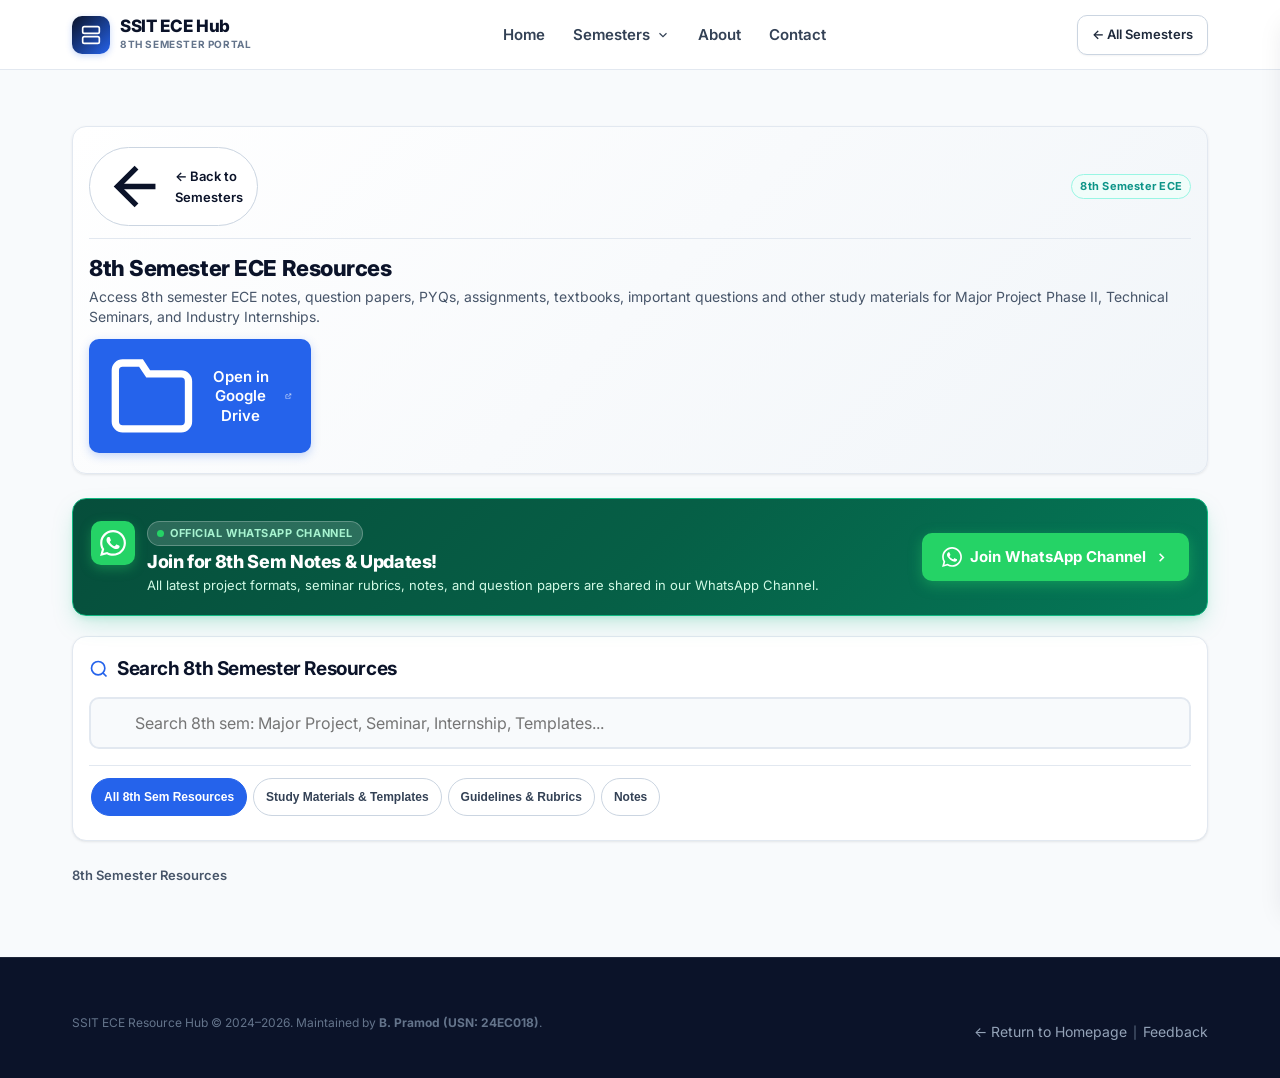
<file: 8th-semester-ece-notes.html>
﻿<!DOCTYPE html>
<html lang="en" dir="ltr">
<head>
  <meta charset="UTF-8" />
  <meta name="viewport" content="width=device-width, initial-scale=1.0" />
  <title>SSIT ECE 8th Semester Resources, Projects &amp; Internship | SSIT ECE Hub</title>

  <!-- SEO Meta Tags -->
  <meta name="title" content="SSIT ECE 8th Semester Resources, Projects &amp; Internship | SSIT ECE Hub" />
  <meta name="description" content="Access 8th semester ECE project templates, synopsis guidelines, seminar topics, internship rubrics, notes, and study materials for SSIT Tumakuru students." />
  <meta name="keywords" content="SSIT ECE 8th sem notes, SSIT ECE 8th semester resources, SSIT ECE major project templates, SSIT ECE technical seminar, internship guidelines, SSIT ECE PYQ" />
  <meta name="author" content="B. Pramod" />
  <link rel="canonical" href="https://ssit-ece-hub.github.io/8th-semester-ece-notes.html" />

  <link rel="preconnect" href="https://fonts.googleapis.com" />
  <link rel="preconnect" href="https://fonts.gstatic.com" crossorigin />
  <link href="https://fonts.googleapis.com/css2?family=Inter:wght@400;500;600;700;800&display=swap" rel="stylesheet" />

  <link rel="stylesheet" href="css/styles.css" />
  <link rel="stylesheet" href="css/components.css" />
</head>

<body>
  <a href="#main-content" class="skip-to-content">Skip to main content</a>

  <!-- Header -->
  <header class="site-header">
    <div class="container">
      <nav class="navbar" aria-label="Main Navigation">
        <a href="index.html" class="nav-brand">
          <div class="brand-icon-box" aria-hidden="true">
            <svg viewBox="0 0 24 24" fill="none" stroke="currentColor" stroke-width="2"><rect x="2" y="2" width="20" height="8" rx="2" ry="2"></rect><rect x="2" y="14" width="20" height="8" rx="2" ry="2"></rect></svg>
          </div>
          <div class="brand-text">
            <span class="brand-title">SSIT ECE Hub</span>
            <span class="brand-subtitle">8th Semester Portal</span>
          </div>
        </a>

        <ul class="nav-menu" role="menubar">
          <li role="none"><a href="index.html" class="nav-link">Home</a></li>
          <li role="none" class="nav-dropdown">
            <button type="button" class="nav-dropdown-toggle">
              <span>Semesters</span>
              <svg class="nav-dropdown-chevron" viewBox="0 0 24 24" fill="none" stroke="currentColor" stroke-width="2"><polyline points="6 9 12 15 18 9"></polyline></svg>
            </button>
            <ul class="nav-dropdown-menu">
              <li><a href="3rd-semester-ece-notes.html" class="nav-dropdown-item"><span>3rd Semester</span><span class="nav-dropdown-item-badge">Active</span></a></li>
              <li><a href="4th-semester-ece-notes.html" class="nav-dropdown-item"><span>4th Semester</span><span class="nav-dropdown-item-badge">Active</span></a></li>
              <li><a href="5th-semester-ece-notes.html" class="nav-dropdown-item"><span>5th Semester</span><span class="nav-dropdown-item-badge">New</span></a></li>
              <li><a href="6th-semester-ece-notes.html" class="nav-dropdown-item"><span>6th Semester</span><span class="nav-dropdown-item-badge">New</span></a></li>
              <li><a href="7th-semester-ece-notes.html" class="nav-dropdown-item"><span>7th Semester</span><span class="nav-dropdown-item-badge">New</span></a></li>
              <li><a href="8th-semester-ece-notes.html" class="nav-dropdown-item"><span>8th Semester</span><span class="nav-dropdown-item-badge">New</span></a></li>
            </ul>
          </li>
          <li role="none"><a href="index.html#about" class="nav-link">About</a></li>
          <li role="none"><a href="index.html#contact" class="nav-link">Contact</a></li>
        </ul>

        <div class="header-actions">
          <a href="index.html#semesters" class="btn btn-sm btn-secondary">← All Semesters</a>
        </div>

        <!-- Easy-to-Tap Mobile Hamburger Button (>= 48px) -->
        <button type="button" 
                class="mobile-menu-btn" 
                id="mobile-menu-btn" 
                aria-label="Toggle navigation menu" 
                aria-expanded="false" 
                aria-controls="mobile-nav">
          <svg viewBox="0 0 24 24" fill="none" stroke="currentColor" stroke-width="2" stroke-linecap="round" stroke-linejoin="round" aria-hidden="true">
            <line x1="3" y1="12" x2="21" y2="12"></line>
            <line x1="3" y1="6" x2="21" y2="6"></line>
            <line x1="3" y1="18" x2="21" y2="18"></line>
          </svg>
        </button>
      </nav>
    </div>
  </header>

  <!-- Clean Mobile Navigation Drawer -->
  <div class="mobile-nav-overlay" id="mobile-nav-overlay" aria-hidden="true"></div>
  <aside class="mobile-nav" id="mobile-nav" aria-label="Mobile Navigation">
    <div class="mobile-nav-header">
      <span class="mobile-nav-title">SSIT ECE Hub</span>
      <button type="button" class="mobile-nav-close" id="mobile-nav-close" aria-label="Close menu">
        <svg width="22" height="22" viewBox="0 0 24 24" fill="none" stroke="currentColor" stroke-width="2" stroke-linecap="round" stroke-linejoin="round">
          <line x1="18" y1="6" x2="6" y2="18"></line>
          <line x1="6" y1="6" x2="18" y2="18"></line>
        </svg>
      </button>
    </div>
    
    <ul class="mobile-nav-links">
      <li><a href="index.html" class="mobile-nav-link">Home</a></li>
      <li><a href="3rd-semester-ece-notes.html" class="mobile-nav-link">3rd Semester</a></li>
      <li><a href="4th-semester-ece-notes.html" class="mobile-nav-link">4th Semester</a></li>
      <li><a href="5th-semester-ece-notes.html" class="mobile-nav-link">5th Semester</a></li>
      <li><a href="6th-semester-ece-notes.html" class="mobile-nav-link">6th Semester</a></li>
      <li><a href="7th-semester-ece-notes.html" class="mobile-nav-link">7th Semester</a></li>
      <li><a href="8th-semester-ece-notes.html" class="mobile-nav-link active">8th Semester (Current)</a></li>
      <li><a href="index.html#about" class="mobile-nav-link">About Creator</a></li>
      <li><a href="index.html#contact" class="mobile-nav-link">Contact</a></li>
      <li><a href="index.html#feedback" class="mobile-nav-link">Share Feedback</a></li>
    </ul>

    <div class="mobile-nav-footer">
      <a href="index.html#semesters" class="btn btn-primary">Browse All Semesters</a>
    </div>
  </aside>

  <main id="main-content" class="section">
    <div class="container">
      <!-- Dedicated Semester Banner -->
      <div class="semester-view-banner">
        <div class="semester-view-nav">
          <a href="index.html#semesters" class="sem-back-btn">
            <svg viewBox="0 0 24 24" fill="none" stroke="currentColor" stroke-width="2"><line x1="19" y1="12" x2="5" y2="12"></line><polyline points="12 19 5 12 12 5"></polyline></svg>
            <span>← Back to Semesters</span>
          </a>
          <span class="badge badge-sem8">8th Semester ECE</span>
        </div>
        <div class="semester-view-content">
          <div class="semester-view-text">
            <h1 class="semester-view-title">8th Semester ECE Resources</h1>
            <p class="semester-view-desc">
              Access 8th semester ECE notes, question papers, PYQs, assignments, textbooks, important questions and other study materials for Major Project Phase II, Technical Seminars, and Industry Internships.
            </p>
          </div>
          <div class="semester-view-drive-cta" id="sem8-drive-container">
            <a href="https://drive.google.com/drive/folders/10OqT0GkKHCzddtY2W9A2M-kaDJ8RnKQn" target="_blank" rel="noopener noreferrer" class="btn btn-primary" aria-label="Open 8th Semester Google Drive folder">
              <svg class="btn-drive-icon" viewBox="0 0 24 24" fill="none" stroke="currentColor" stroke-width="2"><path d="M22 19a2 2 0 0 1-2 2H4a2 2 0 0 1-2-2V5a2 2 0 0 1 2-2h5l2 3h9a2 2 0 0 1 2 2z"></path></svg>
              <span>Open in Google Drive</span>
              <svg class="btn-external-icon" width="14" height="14" viewBox="0 0 24 24" fill="none" stroke="currentColor" stroke-width="2"><path d="M18 13v6a2 2 0 0 1-2 2H5a2 2 0 0 1-2-2V8a2 2 0 0 1 2-2h6"></path><polyline points="15 3 21 3 21 9"></polyline><line x1="10" y1="14" x2="21" y2="3"></line></svg>
            </a>
          </div>
        </div>
      </div>

      <!-- 📢 HIGHLIGHTED WHATSAPP CHANNEL CALLOUT BANNER -->
      <section class="whatsapp-channel-banner" aria-label="Official WhatsApp Channel">
        <div class="channel-banner-content">
          <div class="channel-banner-main">
            <div class="channel-banner-icon-box" aria-hidden="true">
              <svg viewBox="0 0 24 24" fill="currentColor" width="26" height="26"><path d="M.057 24l1.687-6.163c-1.041-1.804-1.588-3.849-1.587-5.946.003-6.556 5.338-11.891 11.893-11.891 3.181.001 6.167 1.24 8.413 3.488 2.245 2.248 3.481 5.236 3.48 8.414-.003 6.557-5.338 11.892-11.893 11.892-1.99-.001-3.951-.5-5.688-1.448l-6.305 1.654zm6.597-3.807c1.676.995 3.276 1.591 5.392 1.592 5.448 0 9.886-4.434 9.889-9.885.002-5.462-4.415-9.89-9.881-9.892-5.452 0-9.887 4.434-9.889 9.884-.001 2.225.651 3.891 1.746 5.634l-.999 3.648 3.742-.981zm11.387-5.464c-.074-.124-.272-.198-.57-.347-.297-.149-1.758-.868-2.031-.967-.272-.099-.47-.149-.669.149-.198.297-.768.967-.941 1.165-.173.198-.347.223-.644.074-.297-.149-1.255-.462-2.39-1.475-.883-.788-1.48-1.761-1.653-2.059-.173-.297-.018-.458.13-.606.134-.133.297-.347.446-.521.151-.172.2-.296.3-.495.099-.198.05-.372-.025-.521-.075-.148-.669-1.611-.916-2.206-.242-.579-.487-.501-.669-.51l-.57-.01c-.198 0-.52.074-.792.372s-1.04 1.016-1.04 2.479 1.065 2.876 1.213 3.074c.149.198 2.095 3.2 5.076 4.487.709.306 1.263.489 1.694.626.712.226 1.36.194 1.872.118.571-.085 1.758-.719 2.006-1.413.248-.695.248-1.29.173-1.414z"/></svg>
            </div>
            <div>
              <div class="channel-live-tag">
                <span class="pulse-dot"></span>
                <span>Official WhatsApp Channel</span>
              </div>
              <h2 class="channel-banner-title">Join for 8th Sem Notes &amp; Updates!</h2>
              <p class="channel-banner-desc">
                All latest project formats, seminar rubrics, notes, and question papers are shared in our WhatsApp Channel.
              </p>
            </div>
          </div>
          <div class="channel-banner-cta">
            <a href="https://whatsapp.com/channel/0029VbBs0ymId7nU8XMlQm0M" target="_blank" rel="noopener noreferrer" class="btn-channel-join" aria-label="Join SSIT ECE Resource Hub WhatsApp Channel">
              <svg width="20" height="20" viewBox="0 0 24 24" fill="currentColor"><path d="M.057 24l1.687-6.163c-1.041-1.804-1.588-3.849-1.587-5.946.003-6.556 5.338-11.891 11.893-11.891 3.181.001 6.167 1.24 8.413 3.488 2.245 2.248 3.481 5.236 3.48 8.414-.003 6.557-5.338 11.892-11.893 11.892-1.99-.001-3.951-.5-5.688-1.448l-6.305 1.654zm6.597-3.807c1.676.995 3.276 1.591 5.392 1.592 5.448 0 9.886-4.434 9.889-9.885.002-5.462-4.415-9.89-9.881-9.892-5.452 0-9.887 4.434-9.889 9.884-.001 2.225.651 3.891 1.746 5.634l-.999 3.648 3.742-.981zm11.387-5.464c-.074-.124-.272-.198-.57-.347-.297-.149-1.758-.868-2.031-.967-.272-.099-.47-.149-.669.149-.198.297-.768.967-.941 1.165-.173.198-.347.223-.644.074-.297-.149-1.255-.462-2.39-1.475-.883-.788-1.48-1.761-1.653-2.059-.173-.297-.018-.458.13-.606.134-.133.297-.347.446-.521.151-.172.2-.296.3-.495.099-.198.05-.372-.025-.521-.075-.148-.669-1.611-.916-2.206-.242-.579-.487-.501-.669-.51l-.57-.01c-.198 0-.52.074-.792.372s-1.04 1.016-1.04 2.479 1.065 2.876 1.213 3.074c.149.198 2.095 3.2 5.076 4.487.709.306 1.263.489 1.694.626.712.226 1.36.194 1.872.118.571-.085 1.758-.719 2.006-1.413.248-.695.248-1.29.173-1.414z"/></svg>
              <span>Join WhatsApp Channel</span>
              <svg width="15" height="15" viewBox="0 0 24 24" fill="none" stroke="currentColor" stroke-width="2.5"><polyline points="9 18 15 12 9 6"></polyline></svg>
            </a>
          </div>
        </div>
      </section>

      <!-- Quick Semester Search & Filters -->
      <div class="search-container">
        <div class="search-header-row">
          <h2 class="search-main-title">
            <svg viewBox="0 0 24 24" fill="none" stroke="currentColor" stroke-width="2"><circle cx="11" cy="11" r="8"></circle><line x1="21" y1="21" x2="16.65" y2="16.65"></line></svg>
            <span>Search 8th Semester Resources</span>
          </h2>
        </div>

        <div class="search-input-wrapper">
          <input type="search" id="search-input" class="search-input" placeholder="Search 8th sem: Major Project, Seminar, Internship, Templates..." />
          <div class="search-input-actions">
            <button type="button" id="search-clear-btn" class="search-clear-btn hidden" aria-label="Clear search">✕</button>
          </div>
        </div>

        <div class="category-filter-row" id="category-filters">
          <button type="button" class="cat-chip active" data-category="All">All 8th Sem Resources</button>
          <button type="button" class="cat-chip" data-category="Study Material">Study Materials &amp; Templates</button>
          <button type="button" class="cat-chip" data-category="Assignment">Guidelines &amp; Rubrics</button>
          <button type="button" class="cat-chip" data-category="Notes">Notes</button>
        </div>
      </div>

      <!-- Results Grid -->
      <div class="search-meta-bar">
        <span class="search-results-count" id="search-results-count">8th Semester Resources</span>
      </div>

      <div class="resources-grid" id="resources-grid"></div>

      <div class="empty-state-box hidden" id="empty-state">
        <h3 class="empty-state-title">No resources found in 8th Semester.</h3>
        <p class="empty-state-text">Try another search keyword or reset filters.</p>
        <button type="button" class="btn btn-primary" id="reset-filters-btn">Reset Filters</button>
      </div>
    </div>
  </main>

  <footer class="site-footer">
    <div class="container">
      <div class="footer-bottom">
        <div>SSIT ECE Resource Hub &copy; 2024–2026. Maintained by <strong>B. Pramod (USN: 24EC018)</strong>.</div>
        <div><a href="index.html" class="footer-nav-link">← Return to Homepage</a> &nbsp;|&nbsp; <a href="index.html#feedback" class="footer-nav-link">Feedback</a> </div>
      </div>
    </div>
  </footer>

  <script src="js/resources-data.js"></script>
  <script>
    document.addEventListener('DOMContentLoaded', () => {
      if (typeof ECE_RESOURCES !== 'undefined') {
        const sem8Resources = ECE_RESOURCES.filter(r => r.semester === '8th Semester');
        const grid = document.getElementById('resources-grid');
        const searchInput = document.getElementById('search-input');
        const searchClearBtn = document.getElementById('search-clear-btn');
        const countSpan = document.getElementById('search-results-count');
        const emptyState = document.getElementById('empty-state');
        const driveCta = document.getElementById('sem8-drive-container');
        let activeCat = 'All';

        if (typeof DRIVE_FOLDERS !== 'undefined' && DRIVE_FOLDERS.SEM_8 && DRIVE_FOLDERS.SEM_8.trim() !== '') {
          driveCta.innerHTML = `
            <a href="${DRIVE_FOLDERS.SEM_8}" target="_blank" rel="noopener noreferrer" class="btn btn-primary" aria-label="Open 8th Semester Google Drive folder">
              <svg class="btn-drive-icon" viewBox="0 0 24 24" fill="none" stroke="currentColor" stroke-width="2"><path d="M22 19a2 2 0 0 1-2 2H4a2 2 0 0 1-2-2V5a2 2 0 0 1 2-2h5l2 3h9a2 2 0 0 1 2 2z"></path></svg>
              <span>Open in Google Drive</span>
              <svg class="btn-external-icon" width="14" height="14" viewBox="0 0 24 24" fill="none" stroke="currentColor" stroke-width="2"><path d="M18 13v6a2 2 0 0 1-2 2H5a2 2 0 0 1-2-2V8a2 2 0 0 1 2-2h6"></path><polyline points="15 3 21 3 21 9"></polyline><line x1="10" y1="14" x2="21" y2="3"></line></svg>
            </a>
          `;
        }

        function render() {
          const q = (searchInput.value || '').toLowerCase().trim();
          const list = sem8Resources.filter(r => {
            const matchesCat = activeCat === 'All' || r.category === activeCat;
            const matchesQ = !q || r.name.toLowerCase().includes(q) || r.subject.toLowerCase().includes(q) || r.category.toLowerCase().includes(q) || (r.tags && r.tags.some(t => t.toLowerCase().includes(q)));
            return matchesCat && matchesQ;
          });

          countSpan.textContent = `Showing ${list.length} resource${list.length === 1 ? '' : 's'} in 8th Semester`;
          searchClearBtn.classList.toggle('hidden', !q);

          if (list.length === 0) {
            grid.innerHTML = '';
            emptyState.classList.remove('hidden');
          } else {
            emptyState.classList.add('hidden');
            grid.innerHTML = list.map(item => {
              const hasDrive = item.driveUrl && item.driveUrl.trim() !== '';
              const actionBtn = hasDrive
                ? `<a href="${item.driveUrl}" target="_blank" rel="noopener noreferrer" class="btn-drive"><span>Open in Google Drive</span></a>`
                : `<div class="btn-coming-soon"><span>Resources coming soon</span></div>`;

              return `
                <article class="resource-card">
                  <div class="resource-card-top">
                    <div class="resource-meta-badges">
                      <span class="badge badge-sem8">${item.semester}</span>
                      <span class="badge badge-category">${item.category}</span>
                      <span class="badge badge-year">${item.year}</span>
                    </div>
                  </div>
                  <div class="resource-card-body">
                    <div class="resource-subject-tag">${item.subject}</div>
                    <h3 class="resource-title">${item.name}</h3>
                    <p class="resource-desc">${item.description}</p>
                  </div>
                  <div class="resource-card-footer">
                    ${actionBtn}
                  </div>
                </article>
              `;
            }).join('');
          }
        }

        searchInput.addEventListener('input', render);
        searchClearBtn.addEventListener('click', () => { searchInput.value = ''; render(); });
        document.getElementById('reset-filters-btn').addEventListener('click', () => { searchInput.value = ''; activeCat = 'All'; render(); });
        document.getElementById('category-filters').addEventListener('click', (e) => {
          const chip = e.target.closest('.cat-chip');
          if (!chip) return;
          document.querySelectorAll('.cat-chip').forEach(c => c.classList.remove('active'));
          chip.classList.add('active');
          activeCat = chip.dataset.category;
          render();
        });

        // Mobile Navigation Drawer Toggle
        const mobileBtn = document.getElementById('mobile-menu-btn');
        const mobileNav = document.getElementById('mobile-nav');
        const mobileOverlay = document.getElementById('mobile-nav-overlay');
        const mobileClose = document.getElementById('mobile-nav-close');
        if (mobileBtn && mobileNav && mobileOverlay) {
          const toggleNav = () => {
            const open = mobileNav.classList.toggle('open');
            mobileOverlay.classList.toggle('open');
            mobileBtn.setAttribute('aria-expanded', open.toString());
            document.body.classList.toggle('no-scroll', open);
          };
          const closeNav = () => {
            mobileNav.classList.remove('open');
            mobileOverlay.classList.remove('open');
            mobileBtn.setAttribute('aria-expanded', 'false');
            document.body.classList.remove('no-scroll');
          };
          mobileBtn.addEventListener('click', toggleNav);
          mobileOverlay.addEventListener('click', closeNav);
          if (mobileClose) mobileClose.addEventListener('click', closeNav);
          document.querySelectorAll('.mobile-nav-link').forEach(l => l.addEventListener('click', closeNav));
          document.addEventListener('keydown', (e) => {
            if (e.key === 'Escape' && mobileNav.classList.contains('open')) closeNav();
          });
        }
        render();
      }
    });
  </script>
</body>
</html>
</file>
<file: css/styles.css>
/* ==========================================================================
   SSIT ECE Resource Hub - Mobile-First Global Styles & Design System
   Sri Siddhartha Institute of Technology (SSIT), Tumakuru
   Created & Maintained by B. Pramod
   Mobile-First: Base rules targeted for 360px-430px smartphones
   ========================================================================== */

/* --- Custom Properties / Design Tokens --- */
:root {
  /* Brand Palette: Sophisticated Engineering & Academic Aesthetic */
  --primary: #2563EB;             /* Electric Tech Blue */
  --primary-hover: #1D4ED8;
  --primary-light: #EFF6FF;
  --primary-subtle: #DBEAFE;
  --primary-glow: rgba(37, 99, 235, 0.18);

  --accent-cyan: #06B6D4;
  --accent-cyan-light: #ECFEFF;
  --accent-emerald: #10B981;
  --accent-emerald-light: #ECFDF5;
  --accent-amber: #F59E0B;
  --accent-amber-light: #FFFBEB;

  --navy-900: #0B1329;           /* Deep Tech Navy */
  --navy-800: #1E293B;           /* Slate Dark */
  --navy-700: #334155;
  --navy-600: #475569;
  
  --neutral-50: #F8FAFC;          /* Clean Slate Background */
  --neutral-100: #F1F5F9;
  --neutral-200: #E2E8F0;
  --neutral-300: #CBD5E1;
  --neutral-400: #94A3B8;
  --neutral-500: #64748B;
  --neutral-800: #1E293B;
  --neutral-900: #0F172A;

  --white: #FFFFFF;
  --black: #000000;

  /* Typography */
  --font-sans: 'Inter', -apple-system, BlinkMacSystemFont, "Segoe UI", Roboto, "Helvetica Neue", Arial, sans-serif;
  --font-mono: ui-monospace, SFMono-Regular, Menlo, Monaco, Consolas, monospace;

  /* Mobile-First Layout: 16px horizontal padding on phones */
  --container-max: 1200px;
  --container-pad: 16px;
  --header-height: 64px;

  /* Touch Targets (Strict Mobile Accessibility Standard: >= 48px) */
  --touch-target-min: 48px;

  /* Elevation / Shadows */
  --shadow-xs: 0 1px 2px 0 rgba(15, 23, 42, 0.05);
  --shadow-sm: 0 1px 3px 0 rgba(15, 23, 42, 0.08), 0 1px 2px -1px rgba(15, 23, 42, 0.06);
  --shadow-md: 0 4px 6px -1px rgba(15, 23, 42, 0.08), 0 2px 4px -2px rgba(15, 23, 42, 0.05);
  --shadow-lg: 0 10px 15px -3px rgba(15, 23, 42, 0.08), 0 4px 6px -4px rgba(15, 23, 42, 0.03);
  --shadow-xl: 0 20px 25px -5px rgba(15, 23, 42, 0.1), 0 8px 10px -6px rgba(15, 23, 42, 0.04);

  /* Borders & Radius */
  --radius-sm: 6px;
  --radius-md: 10px;
  --radius-lg: 14px;
  --radius-xl: 20px;
  --radius-full: 9999px;
  --border-color: #E2E8F0;

  /* Transitions */
  --transition-fast: 150ms cubic-bezier(0.4, 0, 0.2, 1);
  --transition-base: 250ms cubic-bezier(0.4, 0, 0.2, 1);
  --transition-smooth: 300ms cubic-bezier(0.16, 1, 0.3, 1);
}


/* --- Global Reset: Zero Horizontal Overflow --- */
*, *::before, *::after {
  box-sizing: border-box;
  margin: 0;
  padding: 0;
}

html {
  font-size: 16px;
  scroll-behavior: smooth;
  scroll-padding-top: calc(var(--header-height) + 12px);
  -webkit-text-size-adjust: 100%;
  overflow-x: hidden;
  width: 100%;
}

body {
  font-family: var(--font-sans);
  background-color: var(--neutral-50);
  color: var(--navy-800);
  line-height: 1.55;
  min-height: 100vh;
  display: flex;
  flex-direction: column;
  overflow-x: hidden;
  width: 100%;
  position: relative;
  -webkit-font-smoothing: antialiased;
  -moz-osx-font-smoothing: grayscale;
}

body.no-scroll {
  overflow: hidden;
  position: fixed;
  width: 100%;
  height: 100%;
}

/* Accessible Focus States */
:focus-visible {
  outline: 2px solid var(--primary);
  outline-offset: 2px;
  border-radius: var(--radius-sm);
}

/* Accessibility Skip Link */
.skip-to-content {
  position: absolute;
  top: -100px;
  left: 16px;
  background: var(--navy-900);
  color: var(--white);
  padding: 12px 18px;
  border-radius: var(--radius-md);
  font-weight: 600;
  z-index: 9999;
  text-decoration: none;
  transition: top var(--transition-fast);
}

.skip-to-content:focus {
  top: 16px;
}

/* --- Mobile-First Typography --- */
h1, h2, h3, h4, h5, h6 {
  color: var(--navy-900);
  line-height: 1.25;
  font-weight: 700;
  letter-spacing: -0.02em;
  word-break: break-word;
}

p {
  color: var(--navy-700);
  font-size: 0.9375rem;
}

a {
  color: var(--primary);
  text-decoration: none;
  transition: color var(--transition-fast);
  -webkit-tap-highlight-color: transparent;
}

a:hover {
  color: var(--primary-hover);
}

img, svg {
  display: block;
  max-width: 100%;
  height: auto;
}

/* --- Container & Layout (Strictly 100% Mobile Safe) --- */
.container {
  width: 100%;
  max-width: var(--container-max);
  margin-left: auto;
  margin-right: auto;
  padding-left: var(--container-pad);
  padding-right: var(--container-pad);
}

@media (min-width: 768px) {
  :root {
    --container-pad: 24px;
    --header-height: 70px;
  }
}

@media (min-width: 1024px) {
  :root {
    --container-pad: 32px;
  }
}

.section {
  padding-top: 2.25rem;
  padding-bottom: 2.25rem;
  position: relative;
  width: 100%;
}

@media (min-width: 768px) {
  .section {
    padding-top: 3.5rem;
    padding-bottom: 3.5rem;
  }
}

.section-header {
  text-align: center;
  max-width: 680px;
  margin: 0 auto 1.75rem;
}

.section-badge {
  display: inline-flex;
  align-items: center;
  gap: 6px;
  padding: 4px 10px;
  border-radius: var(--radius-full);
  font-size: 0.75rem;
  font-weight: 700;
  text-transform: uppercase;
  letter-spacing: 0.05em;
  background-color: var(--primary-light);
  color: var(--primary);
  margin-bottom: 0.5rem;
}

.section-title {
  font-size: clamp(1.5rem, 4vw, 2.25rem);
  margin-bottom: 0.5rem;
}

.section-subtitle {
  font-size: 0.9375rem;
  color: var(--navy-600);
  line-height: 1.5;
}

/* --- Sticky Header & Mobile-First Navigation --- */
.site-header {
  position: sticky;
  top: 0;
  left: 0;
  right: 0;
  height: var(--header-height);
  background-color: rgba(255, 255, 255, 0.95);
  backdrop-filter: blur(10px);
  -webkit-backdrop-filter: blur(10px);
  border-bottom: 1px solid var(--border-color);
  z-index: 1000;
  display: flex;
  align-items: center;
}

.navbar {
  display: flex;
  align-items: center;
  justify-content: space-between;
  width: 100%;
}

/* Brand / Logo (Mobile Touch Target) */
.nav-brand {
  display: flex;
  align-items: center;
  gap: 10px;
  text-decoration: none;
  min-height: var(--touch-target-min);
}

.brand-icon-box {
  width: 38px;
  height: 38px;
  background: linear-gradient(135deg, var(--navy-900), var(--primary));
  border-radius: var(--radius-md);
  display: flex;
  align-items: center;
  justify-content: center;
  color: var(--white);
  box-shadow: 0 2px 6px rgba(37, 99, 235, 0.25);
  flex-shrink: 0;
}

.brand-icon-box svg {
  width: 20px;
  height: 20px;
}

.brand-text {
  display: flex;
  flex-direction: column;
}

.brand-title {
  font-size: 1.0625rem;
  font-weight: 800;
  color: var(--navy-900);
  letter-spacing: -0.02em;
  line-height: 1.15;
}

.brand-subtitle {
  font-size: 0.625rem;
  font-weight: 700;
  text-transform: uppercase;
  letter-spacing: 0.06em;
  color: var(--neutral-500);
}

/* Mobile Hamburger Menu Button (Large >= 48px Touch Area) */
.mobile-menu-btn {
  display: flex;
  align-items: center;
  justify-content: center;
  width: var(--touch-target-min);
  height: var(--touch-target-min);
  background: none;
  border: 1px solid var(--neutral-300);
  border-radius: var(--radius-md);
  cursor: pointer;
  color: var(--navy-900);
  transition: background-color var(--transition-fast);
  -webkit-tap-highlight-color: transparent;
}

.mobile-menu-btn:hover, .mobile-menu-btn:active {
  background-color: var(--neutral-100);
}

.mobile-menu-btn svg {
  width: 24px;
  height: 24px;
}

/* Desktop Navigation (Hidden on Mobile by default) */
.nav-menu {
  display: none;
}

.header-actions {
  display: none;
}

@media (min-width: 960px) {
  .mobile-menu-btn {
    display: none;
  }

  .nav-menu {
    display: flex;
    align-items: center;
    list-style: none;
    gap: 4px;
  }

  .nav-link {
    display: inline-flex;
    align-items: center;
    padding: 8px 12px;
    font-size: 0.9375rem;
    font-weight: 600;
    color: var(--navy-700);
    border-radius: var(--radius-md);
    transition: all var(--transition-fast);
  }

  .nav-link:hover, .nav-link.active {
    color: var(--primary);
    background-color: var(--primary-light);
  }

  /* Desktop Navigation Dropdown */
  .nav-dropdown {
    position: relative;
  }

  .nav-dropdown-toggle {
    display: inline-flex;
    align-items: center;
    gap: 6px;
    padding: 8px 12px;
    font-size: 0.9375rem;
    font-weight: 600;
    color: var(--navy-700);
    border-radius: var(--radius-md);
    border: none;
    background: none;
    cursor: pointer;
    font-family: inherit;
    transition: all var(--transition-fast);
  }

  .nav-dropdown-toggle:hover,
  .nav-dropdown:focus-within .nav-dropdown-toggle,
  .nav-dropdown.open .nav-dropdown-toggle {
    color: var(--primary);
    background-color: var(--primary-light);
  }

  .nav-dropdown-chevron {
    width: 14px;
    height: 14px;
    transition: transform var(--transition-fast);
  }

  .nav-dropdown:hover .nav-dropdown-chevron,
  .nav-dropdown.open .nav-dropdown-chevron {
    transform: rotate(180deg);
  }

  .nav-dropdown-menu {
    position: absolute;
    top: calc(100% + 8px);
    left: 0;
    min-width: 220px;
    background-color: var(--white);
    border: 1px solid var(--border-color);
    border-radius: var(--radius-md);
    box-shadow: var(--shadow-xl);
    padding: 6px;
    list-style: none;
    display: flex;
    flex-direction: column;
    gap: 2px;
    opacity: 0;
    visibility: hidden;
    transform: translateY(6px);
    transition: all var(--transition-fast);
    z-index: 1050;
  }

  .nav-dropdown:hover .nav-dropdown-menu,
  .nav-dropdown:focus-within .nav-dropdown-menu,
  .nav-dropdown.open .nav-dropdown-menu {
    opacity: 1;
    visibility: visible;
    transform: translateY(0);
  }

  .nav-dropdown-item {
    display: flex;
    align-items: center;
    justify-content: space-between;
    padding: 8px 12px;
    font-size: 0.875rem;
    font-weight: 600;
    color: var(--navy-800);
    border-radius: var(--radius-sm);
    text-decoration: none;
    transition: all var(--transition-fast);
  }

  .nav-dropdown-item:hover {
    background-color: var(--primary-light);
    color: var(--primary);
  }

  .nav-dropdown-item-badge {
    font-size: 0.6875rem;
    padding: 2px 6px;
    border-radius: var(--radius-full);
    background-color: var(--neutral-100);
    color: var(--neutral-500);
  }

  .header-actions {
    display: flex;
    align-items: center;
    gap: 10px;
  }

  .nav-cta-btn {
    display: inline-flex;
    align-items: center;
    gap: 6px;
    background-color: var(--primary);
    color: var(--white);
    padding: 8px 16px;
    font-size: 0.875rem;
    font-weight: 600;
    border-radius: var(--radius-full);
    box-shadow: 0 2px 6px rgba(37, 99, 235, 0.25);
    transition: all var(--transition-fast);
  }

  .nav-cta-btn:hover {
    background-color: var(--primary-hover);
    color: var(--white);
    transform: translateY(-1px);
  }
}

/* --- Mobile Navigation Drawer (Optimized for One-Handed Smartphone Tap) --- */
.mobile-nav-overlay {
  position: fixed;
  inset: 0;
  background-color: rgba(15, 23, 42, 0.6);
  backdrop-filter: blur(4px);
  -webkit-backdrop-filter: blur(4px);
  z-index: 1010;
  opacity: 0;
  pointer-events: none;
  transition: opacity var(--transition-base);
}

.mobile-nav-overlay.open {
  opacity: 1;
  pointer-events: auto;
}

.mobile-nav {
  position: fixed;
  top: 0;
  right: 0;
  bottom: 0;
  width: min(85vw, 320px);
  background-color: var(--white);
  box-shadow: var(--shadow-xl);
  z-index: 1020;
  display: flex;
  flex-direction: column;
  padding: 16px 14px;
  transform: translateX(100%);
  transition: transform var(--transition-smooth);
  overflow-y: auto;
  -webkit-overflow-scrolling: touch;
}

.mobile-nav.open {
  transform: translateX(0);
}

.mobile-nav-header {
  display: flex;
  align-items: center;
  justify-content: space-between;
  margin-bottom: 12px;
  padding-bottom: 12px;
  border-bottom: 1px solid var(--border-color);
}

.mobile-nav-title {
  font-size: 1.0625rem;
  font-weight: 800;
  color: var(--navy-900);
}

.mobile-nav-close {
  display: flex;
  align-items: center;
  justify-content: center;
  width: 44px;
  height: 44px;
  background: none;
  border: none;
  cursor: pointer;
  color: var(--neutral-500);
  border-radius: var(--radius-sm);
  -webkit-tap-highlight-color: transparent;
}

.mobile-nav-close:hover, .mobile-nav-close:active {
  color: var(--navy-900);
  background-color: var(--neutral-100);
}

.mobile-nav-links {
  list-style: none;
  display: flex;
  flex-direction: column;
  gap: 4px;
  flex-grow: 1;
}

.mobile-nav-link {
  display: flex;
  align-items: center;
  justify-content: space-between;
  padding: 12px 14px;
  font-size: 1rem;
  font-weight: 600;
  color: var(--navy-800);
  border-radius: var(--radius-md);
  min-height: var(--touch-target-min);
  transition: all var(--transition-fast);
  -webkit-tap-highlight-color: transparent;
}

.mobile-nav-link:hover, .mobile-nav-link:active {
  background-color: var(--primary-light);
  color: var(--primary);
}

/* Mobile sub-links for 3rd to 8th Semester */
.mobile-nav-subgroup {
  display: flex;
  flex-direction: column;
  gap: 2px;
  padding-left: 8px;
  margin-top: 2px;
  margin-bottom: 6px;
  border-left: 2px solid var(--primary-subtle);
}

.mobile-nav-sublink {
  display: flex;
  align-items: center;
  justify-content: space-between;
  padding: 10px 12px;
  font-size: 0.9375rem;
  font-weight: 600;
  color: var(--navy-700);
  border-radius: var(--radius-sm);
  min-height: 44px;
  text-decoration: none;
  -webkit-tap-highlight-color: transparent;
}

.mobile-nav-sublink:hover, .mobile-nav-sublink:active {
  background-color: var(--primary-light);
  color: var(--primary);
}

.mobile-nav-footer {
  padding-top: 14px;
  border-top: 1px solid var(--border-color);
  margin-top: auto;
}

/* --- Mobile-Friendly Compact Footer --- */
.site-footer {
  background-color: var(--navy-900);
  color: var(--neutral-300);
  padding-top: 2.25rem;
  padding-bottom: 1.75rem;
  margin-top: auto;
  border-top: 1px solid rgba(255, 255, 255, 0.08);
  width: 100%;
}

.footer-top {
  display: flex;
  flex-direction: column;
  gap: 1.75rem;
  padding-bottom: 1.75rem;
  border-bottom: 1px solid rgba(255, 255, 255, 0.1);
}

@media (min-width: 768px) {
  .footer-top {
    display: grid;
    grid-template-columns: 2fr 1fr 1fr 1.2fr;
    gap: 2.5rem;
    padding-bottom: 2.5rem;
  }
}

.footer-brand-desc {
  color: var(--neutral-400);
  font-size: 0.875rem;
  line-height: 1.5;
  margin-top: 0.75rem;
  max-width: 360px;
}

.footer-col-title {
  color: var(--white);
  font-size: 0.875rem;
  font-weight: 700;
  text-transform: uppercase;
  letter-spacing: 0.06em;
  margin-bottom: 0.75rem;
}

.footer-nav-list {
  list-style: none;
  display: flex;
  flex-direction: column;
  gap: 8px;
}

.footer-nav-link {
  color: var(--neutral-400);
  font-size: 0.875rem;
  display: inline-flex;
  align-items: center;
  min-height: 36px; /* Touch friendly on phone */
  transition: color var(--transition-fast);
}

.footer-nav-link:hover, .footer-nav-link:active {
  color: var(--white);
}

.footer-contact-item {
  display: flex;
  align-items: center;
  gap: 8px;
  color: var(--neutral-400);
  font-size: 0.875rem;
  margin-bottom: 6px;
  word-break: break-all;
}

.footer-contact-item svg {
  width: 16px;
  height: 16px;
  color: var(--accent-cyan);
  flex-shrink: 0;
}

/* Disclaimer Box in Footer */
.footer-disclaimer-card {
  background: rgba(255, 255, 255, 0.04);
  border: 1px solid rgba(255, 255, 255, 0.08);
  border-radius: var(--radius-md);
  padding: 1rem;
  margin-top: 1.25rem;
  margin-bottom: 1.25rem;
}

.footer-disclaimer-title {
  font-size: 0.75rem;
  font-weight: 700;
  color: var(--accent-amber);
  text-transform: uppercase;
  letter-spacing: 0.05em;
  margin-bottom: 0.25rem;
  display: flex;
  align-items: center;
  gap: 6px;
}

.footer-disclaimer-text {
  font-size: 0.8125rem;
  color: var(--neutral-400);
  line-height: 1.45;
}

.footer-bottom {
  display: flex;
  flex-direction: column;
  gap: 0.5rem;
  padding-top: 1.25rem;
  font-size: 0.75rem;
  color: var(--neutral-500);
  text-align: center;
}

@media (min-width: 768px) {
  .footer-bottom {
    flex-direction: row;
    justify-content: space-between;
    text-align: left;
  }
}

.footer-credit strong {
  color: var(--white);
}

/* Toast Notification */
.toast {
  position: fixed;
  bottom: 16px;
  left: 16px;
  right: 16px;
  max-width: 400px;
  margin: 0 auto;
  background-color: var(--navy-900);
  color: var(--white);
  padding: 12px 16px;
  border-radius: var(--radius-md);
  box-shadow: var(--shadow-xl);
  display: flex;
  align-items: center;
  gap: 10px;
  z-index: 2000;
  transform: translateY(80px);
  opacity: 0;
  visibility: hidden;
  transition: all var(--transition-base);
  font-size: 0.875rem;
  border: 1px solid rgba(255, 255, 255, 0.1);
}

.toast.show {
  transform: translateY(0);
  opacity: 1;
  visibility: visible;
}

/* Utilities */
.hidden {
  display: none !important;
}

.sr-only {
  position: absolute;
  width: 1px;
  height: 1px;
  padding: 0;
  margin: -1px;
  overflow: hidden;
  clip: rect(0, 0, 0, 0);
  white-space: nowrap;
  border-width: 0;
}

/* ==========================================================================
   SSIT ECE Resource Hub - Mobile-First Components & Section Styling
   Sri Siddhartha Institute of Technology (SSIT), Tumakuru
   Optimized for Android Smartphones (360px–430px) and one-handed thumb use
   ========================================================================== */

/* --- Mobile-First Touch-Friendly Buttons (Strictly >= 48px Height) --- */
.btn {
  display: inline-flex;
  align-items: center;
  justify-content: center;
  gap: 8px;
  width: 100%; /* Full width on mobile for effortless one-thumb tap */
  min-height: var(--touch-target-min);
  padding: 12px 18px;
  font-size: 0.9375rem;
  font-weight: 600;
  border-radius: var(--radius-md);
  border: 1px solid transparent;
  cursor: pointer;
  transition: all var(--transition-fast);
  text-decoration: none;
  line-height: 1.3;
  text-align: center;
  -webkit-tap-highlight-color: transparent;
}

.btn:active {
  transform: scale(0.98);
}

@media (min-width: 640px) {
  .btn {
    width: auto;
  }
}

.btn-primary {
  background-color: var(--primary);
  color: var(--white);
  box-shadow: 0 3px 10px rgba(37, 99, 235, 0.25);
}

.btn-primary:hover, .btn-primary:active {
  background-color: var(--primary-hover);
  color: var(--white);
}

.btn-secondary {
  background-color: var(--white);
  color: var(--navy-800);
  border-color: var(--neutral-300);
  box-shadow: var(--shadow-xs);
}

.btn-secondary:hover, .btn-secondary:active {
  background-color: var(--neutral-100);
  color: var(--navy-900);
}

.btn-outline-primary {
  background-color: transparent;
  color: var(--primary);
  border-color: var(--primary);
}

.btn-outline-primary:hover, .btn-outline-primary:active {
  background-color: var(--primary-light);
  color: var(--primary-hover);
}

.btn-whatsapp {
  background-color: #25D366;
  color: var(--white);
  box-shadow: 0 3px 10px rgba(37, 211, 102, 0.25);
}

.btn-whatsapp:hover, .btn-whatsapp:active {
  background-color: #1EBE5D;
  color: var(--white);
}

.btn-email {
  background-color: var(--navy-900);
  color: var(--white);
}

.btn-email:hover, .btn-email:active {
  background-color: var(--navy-800);
  color: var(--white);
}

.btn-call {
  background-color: var(--neutral-100);
  color: var(--navy-800);
  border: 1px solid var(--neutral-300);
}

.btn-call:hover, .btn-call:active {
  background-color: var(--neutral-200);
}

.btn-sm {
  min-height: 40px;
  padding: 8px 14px;
  font-size: 0.8125rem;
}

/* --- MOBILE HERO SECTION (Compact, Fast & Direct) --- */
.hero-section {
  position: relative;
  padding: 2.25rem 0 1.75rem;
  background: radial-gradient(circle at 50% 0%, rgba(37, 99, 235, 0.08) 0%, rgba(248, 250, 252, 0) 70%),
              linear-gradient(180deg, #FFFFFF 0%, var(--neutral-50) 100%);
  border-bottom: 1px solid var(--border-color);
  width: 100%;
}

@media (min-width: 768px) {
  .hero-section {
    padding: 3.5rem 0 3rem;
  }
}

.hero-bg-pattern {
  position: absolute;
  inset: 0;
  background-image: radial-gradient(rgba(37, 99, 235, 0.06) 1px, transparent 1px);
  background-size: 24px 24px;
  opacity: 0.7;
  pointer-events: none;
  z-index: 1;
}

.hero-content {
  position: relative;
  z-index: 2;
  text-align: center;
  width: 100%;
}

.hero-institution-pill {
  display: inline-flex;
  align-items: center;
  gap: 6px;
  background-color: var(--white);
  border: 1px solid var(--neutral-200);
  padding: 5px 12px;
  border-radius: var(--radius-full);
  font-size: 0.75rem;
  font-weight: 700;
  color: var(--navy-800);
  box-shadow: var(--shadow-xs);
  margin-bottom: 1rem;
  max-width: 100%;
  text-overflow: ellipsis;
  overflow: hidden;
  white-space: nowrap;
}

.hero-institution-pill svg {
  width: 14px;
  height: 14px;
  color: var(--primary);
  flex-shrink: 0;
}

.hero-title {
  font-size: clamp(2rem, 7vw, 3.25rem);
  font-weight: 800;
  color: var(--navy-900);
  letter-spacing: -0.03em;
  line-height: 1.15;
  margin-bottom: 0.75rem;
}

.hero-title-accent {
  background: linear-gradient(135deg, var(--primary) 0%, var(--accent-cyan) 100%);
  -webkit-background-clip: text;
  -webkit-text-fill-color: transparent;
}

.hero-subtitle {
  font-size: 1.0625rem;
  font-weight: 600;
  color: var(--navy-800);
  line-height: 1.45;
  margin-bottom: 0.5rem;
}

.hero-tagline {
  font-size: 0.875rem;
  font-weight: 600;
  color: var(--primary);
  margin-bottom: 1.5rem;
}

/* Two Prominent Mobile Action Buttons */
.hero-actions {
  display: flex;
  flex-direction: column;
  gap: 10px;
  width: 100%;
  max-width: 480px;
  margin: 0 auto 1.75rem;
}

@media (min-width: 640px) {
  .hero-actions {
    flex-direction: row;
    justify-content: center;
    max-width: none;
  }
}

/* Trust Signals Chips */
.hero-stats-row {
  display: flex;
  align-items: center;
  justify-content: center;
  flex-wrap: wrap;
  gap: 8px;
  padding-top: 1.25rem;
  border-top: 1px solid var(--neutral-200);
}

.hero-stat-badge {
  display: inline-flex;
  align-items: center;
  gap: 6px;
  background-color: var(--white);
  border: 1px solid var(--neutral-200);
  padding: 6px 12px;
  border-radius: var(--radius-full);
  font-size: 0.75rem;
  font-weight: 600;
  color: var(--navy-700);
}

.hero-stat-badge svg {
  width: 14px;
  height: 14px;
  color: var(--accent-emerald);
}

/* --- 📢 HIGHLIGHTED WHATSAPP CHANNEL CALLOUT BANNER --- */
.whatsapp-channel-banner {
  background: linear-gradient(135deg, #064E3B 0%, #065F46 50%, #047857 100%);
  border: 1px solid #10B981;
  border-radius: var(--radius-lg);
  padding: 1.25rem 1.125rem;
  margin-top: 1.25rem;
  margin-bottom: 1.25rem;
  position: relative;
  overflow: hidden;
  box-shadow: 0 10px 25px -5px rgba(16, 185, 129, 0.25), 0 4px 6px -2px rgba(16, 185, 129, 0.15);
  color: var(--white);
}

.whatsapp-channel-banner::before {
  content: '';
  position: absolute;
  top: -50%;
  right: -20%;
  width: 220px;
  height: 220px;
  background: radial-gradient(circle, rgba(37, 211, 102, 0.2) 0%, rgba(37, 211, 102, 0) 70%);
  border-radius: 50%;
  pointer-events: none;
}

.channel-banner-content {
  display: flex;
  flex-direction: column;
  gap: 12px;
  position: relative;
  z-index: 2;
}

@media (min-width: 768px) {
  .channel-banner-content {
    flex-direction: row;
    align-items: center;
    justify-content: space-between;
    gap: 1.5rem;
  }
}

.channel-banner-main {
  display: flex;
  align-items: flex-start;
  gap: 12px;
  flex-grow: 1;
}

.channel-banner-icon-box {
  width: 44px;
  height: 44px;
  border-radius: var(--radius-md);
  background-color: #25D366;
  color: var(--white);
  display: flex;
  align-items: center;
  justify-content: center;
  flex-shrink: 0;
  box-shadow: 0 4px 12px rgba(37, 211, 102, 0.35);
  margin-top: 2px;
}

.channel-live-tag {
  display: inline-flex;
  align-items: center;
  gap: 6px;
  padding: 3px 9px;
  background-color: rgba(255, 255, 255, 0.15);
  border: 1px solid rgba(255, 255, 255, 0.25);
  border-radius: var(--radius-full);
  font-size: 0.6875rem;
  font-weight: 700;
  text-transform: uppercase;
  letter-spacing: 0.05em;
  color: #A7F3D0;
  margin-bottom: 4px;
}

.pulse-dot {
  width: 7px;
  height: 7px;
  border-radius: 50%;
  background-color: #25D366;
  box-shadow: 0 0 0 0 rgba(37, 211, 102, 0.7);
  animation: pulse-green 1.8s infinite;
}

@keyframes pulse-green {
  0% { transform: scale(0.95); box-shadow: 0 0 0 0 rgba(37, 211, 102, 0.7); }
  70% { transform: scale(1); box-shadow: 0 0 0 7px rgba(37, 211, 102, 0); }
  100% { transform: scale(0.95); box-shadow: 0 0 0 0 rgba(37, 211, 102, 0); }
}

.channel-banner-title {
  font-size: 1.125rem;
  font-weight: 800;
  color: var(--white);
  line-height: 1.3;
  margin-bottom: 3px;
}

.channel-banner-desc {
  font-size: 0.8125rem;
  color: #D1FAE5;
  line-height: 1.45;
}

.channel-banner-cta {
  width: 100%;
  flex-shrink: 0;
}

@media (min-width: 768px) {
  .channel-banner-cta {
    width: auto;
  }
}

.btn-channel-join {
  display: flex;
  align-items: center;
  justify-content: center;
  gap: 8px;
  background-color: #25D366;
  color: var(--white);
  font-size: 0.9375rem;
  font-weight: 700;
  padding: 12px 20px;
  border-radius: var(--radius-md);
  box-shadow: 0 4px 14px rgba(37, 211, 102, 0.4);
  text-decoration: none;
  width: 100%;
  min-height: var(--touch-target-min);
  transition: all var(--transition-fast);
}

.btn-channel-join:hover, .btn-channel-join:active {
  background-color: #1EBE5D;
  transform: translateY(-1px);
  box-shadow: 0 6px 18px rgba(37, 211, 102, 0.5);
  color: var(--white);
}

/* --- COLLEGE INFO & DISCLAIMER BANNER (Compact & Mobile Safe) --- */
.info-banner {
  background-color: var(--white);
  border: 1px solid var(--border-color);
  border-radius: var(--radius-lg);
  padding: 1.25rem 1rem;
  margin-top: 1rem;
  margin-bottom: 2rem;
  position: relative;
  z-index: 5;
  box-shadow: var(--shadow-sm);
  display: flex;
  flex-direction: column;
  gap: 10px;
}

@media (min-width: 768px) {
  .info-banner {
    flex-direction: row;
    align-items: center;
    justify-content: space-between;
    padding: 1.25rem 1.5rem;
  }
}

.info-banner-left {
  display: flex;
  align-items: flex-start;
  gap: 12px;
}

.info-banner-icon {
  width: 36px;
  height: 36px;
  border-radius: var(--radius-md);
  background-color: var(--primary-light);
  color: var(--primary);
  display: flex;
  align-items: center;
  justify-content: center;
  flex-shrink: 0;
  margin-top: 2px;
}

.info-banner-icon svg {
  width: 20px;
  height: 20px;
}

.info-banner-title {
  font-size: 0.9375rem;
  font-weight: 700;
  color: var(--navy-900);
  margin-bottom: 2px;
}

.info-banner-text {
  font-size: 0.8125rem;
  color: var(--navy-600);
  line-height: 1.45;
}

.disclaimer-badge {
  display: flex;
  align-items: flex-start;
  gap: 6px;
  font-size: 0.75rem;
  color: var(--neutral-500);
  background-color: var(--neutral-100);
  padding: 6px 10px;
  border-radius: var(--radius-md);
  margin-top: 6px;
  line-height: 1.4;
}

.disclaimer-badge svg {
  width: 13px;
  height: 13px;
  color: var(--accent-amber);
  flex-shrink: 0;
  margin-top: 2px;
}

/* --- MOBILE SEMESTER CARDS (1 Card Per Row on Mobile) --- */
.semesters-grid {
  display: grid;
  grid-template-columns: 1fr; /* Strict 1 card per row on smartphones */
  gap: 1.25rem;
  margin-bottom: 2.5rem;
  width: 100%;
}

@media (min-width: 640px) {
  .semesters-grid {
    grid-template-columns: repeat(2, 1fr);
  }
}

@media (min-width: 1024px) {
  .semesters-grid {
    grid-template-columns: repeat(3, 1fr);
    gap: 1.5rem;
  }
}

.semester-card {
  background-color: var(--white);
  border: 1px solid var(--neutral-200);
  border-radius: var(--radius-lg);
  padding: 1.25rem 1.125rem;
  position: relative;
  overflow: hidden;
  box-shadow: var(--shadow-sm);
  display: flex;
  flex-direction: column;
  transition: all var(--transition-fast);
}

.semester-card:hover, .semester-card:active {
  box-shadow: var(--shadow-md);
  border-color: var(--primary-subtle);
}

.semester-card-top-accent {
  position: absolute;
  top: 0;
  left: 0;
  right: 0;
  height: 5px;
}

/* Semester Accent Gradients */
.sem-card-3 .semester-card-top-accent { background: linear-gradient(90deg, #2563EB, #3B82F6); }
.sem-card-4 .semester-card-top-accent { background: linear-gradient(90deg, #06B6D4, #10B981); }
.sem-card-5 .semester-card-top-accent { background: linear-gradient(90deg, #6366F1, #8B5CF6); }
.sem-card-6 .semester-card-top-accent { background: linear-gradient(90deg, #F59E0B, #EF4444); }
.sem-card-7 .semester-card-top-accent { background: linear-gradient(90deg, #EC4899, #F43F5E); }
.sem-card-8 .semester-card-top-accent { background: linear-gradient(90deg, #0D9488, #10B981); }

.semester-badge {
  display: inline-flex;
  align-items: center;
  gap: 6px;
  padding: 4px 10px;
  border-radius: var(--radius-full);
  font-size: 0.75rem;
  font-weight: 700;
  text-transform: uppercase;
  letter-spacing: 0.04em;
  margin-bottom: 0.75rem;
  width: fit-content;
}

.sem-card-3 .semester-badge, .badge-sem3 { background-color: var(--primary-light); color: var(--primary); border: 1px solid var(--primary-subtle); }
.sem-card-4 .semester-badge, .badge-sem4 { background-color: var(--accent-cyan-light); color: #0E7490; border: 1px solid #BAE6FD; }
.sem-card-5 .semester-badge, .badge-sem5 { background-color: #EEF2FF; color: #4F46E5; border: 1px solid #C7D2FE; }
.sem-card-6 .semester-badge, .badge-sem6 { background-color: #FFFBEB; color: #D97706; border: 1px solid #FDE68A; }
.sem-card-7 .semester-badge, .badge-sem7 { background-color: #FFF1F2; color: #E11D48; border: 1px solid #FECDD3; }
.sem-card-8 .semester-badge, .badge-sem8 { background-color: #F0FDFA; color: #0D9488; border: 1px solid #99F6E4; }

.semester-title {
  font-size: 1.25rem;
  font-weight: 800;
  margin-bottom: 0.35rem;
  color: var(--navy-900);
}

.semester-desc {
  font-size: 0.875rem;
  color: var(--navy-600);
  line-height: 1.45;
  margin-bottom: 1rem;
  flex-grow: 1;
}

.semester-subjects-list {
  list-style: none;
  display: flex;
  flex-wrap: wrap;
  gap: 5px;
  margin-bottom: 1.25rem;
}

.semester-subject-pill {
  font-size: 0.75rem;
  font-weight: 500;
  padding: 3px 8px;
  background-color: var(--neutral-100);
  color: var(--navy-700);
  border-radius: var(--radius-sm);
  border: 1px solid var(--neutral-200);
}

.semester-card-footer {
  display: flex;
  flex-direction: column;
  gap: 8px;
  padding-top: 1rem;
  border-top: 1px solid var(--neutral-200);
}

.semester-card-btn-drive {
  display: flex;
  align-items: center;
  justify-content: center;
  gap: 8px;
  background-color: var(--navy-900);
  color: var(--white);
  min-height: var(--touch-target-min);
  padding: 10px 16px;
  font-size: 0.9375rem;
  font-weight: 600;
  border-radius: var(--radius-md);
  text-decoration: none;
  width: 100%;
}

.semester-card-btn-drive:active {
  background-color: var(--navy-800);
  transform: scale(0.98);
}

.semester-card-btn-explore {
  display: flex;
  align-items: center;
  justify-content: center;
  gap: 8px;
  background-color: transparent;
  color: var(--primary);
  min-height: var(--touch-target-min);
  padding: 10px 16px;
  font-size: 0.9375rem;
  font-weight: 600;
  border-radius: var(--radius-md);
  border: 1px solid var(--primary-subtle);
  cursor: pointer;
  width: 100%;
  -webkit-tap-highlight-color: transparent;
}

.semester-card-btn-explore:active {
  background-color: var(--primary-light);
  border-color: var(--primary);
  transform: scale(0.98);
}

/* Coming Soon State (Non-broken, Informational) */
.btn-coming-soon {
  display: flex;
  align-items: center;
  justify-content: center;
  gap: 8px;
  background-color: var(--neutral-100);
  color: var(--neutral-600);
  border: 1px dashed var(--neutral-300);
  min-height: var(--touch-target-min);
  padding: 10px 16px;
  font-size: 0.875rem;
  font-weight: 600;
  border-radius: var(--radius-md);
  width: 100%;
}

.btn-coming-soon svg {
  width: 16px;
  height: 16px;
  color: var(--accent-amber);
  flex-shrink: 0;
}

.coming-soon-notice {
  font-size: 0.75rem;
  color: var(--neutral-500);
  text-align: center;
}

/* Dedicated Semester View Banner */
.semester-view-banner {
  background: linear-gradient(135deg, var(--white) 0%, var(--neutral-100) 100%);
  border: 1px solid var(--neutral-200);
  border-radius: var(--radius-lg);
  padding: 1.25rem 1rem;
  box-shadow: var(--shadow-sm);
  margin-bottom: 1.5rem;
}

.semester-view-nav {
  display: flex;
  align-items: center;
  justify-content: space-between;
  gap: 10px;
  margin-bottom: 1rem;
  padding-bottom: 0.75rem;
  border-bottom: 1px solid var(--neutral-200);
}

.sem-back-btn {
  display: inline-flex;
  align-items: center;
  gap: 6px;
  padding: 6px 14px;
  border-radius: var(--radius-full);
  background-color: var(--white);
  color: var(--navy-900);
  font-size: 0.8125rem;
  font-weight: 600;
  border: 1px solid var(--neutral-300);
  cursor: pointer;
  min-height: 40px;
}

.semester-view-content {
  display: flex;
  flex-direction: column;
  gap: 12px;
}

.semester-view-title {
  font-size: 1.375rem;
  font-weight: 800;
  color: var(--navy-900);
  margin-bottom: 0.25rem;
}

.semester-view-desc {
  font-size: 0.875rem;
  color: var(--navy-600);
  line-height: 1.45;
}

/* --- MOBILE SEARCH SECTION --- */
.search-container {
  background-color: var(--white);
  border: 1px solid var(--neutral-200);
  border-radius: var(--radius-lg);
  padding: 1.25rem 1rem;
  box-shadow: var(--shadow-sm);
  margin-bottom: 1.5rem;
  width: 100%;
}

.search-header-row {
  margin-bottom: 1rem;
}

.search-main-title {
  font-size: 1.1875rem;
  font-weight: 700;
  color: var(--navy-900);
  display: flex;
  align-items: center;
  gap: 8px;
  margin-bottom: 0.75rem;
}

.search-main-title svg {
  width: 20px;
  height: 20px;
  color: var(--primary);
  flex-shrink: 0;
}

/* Horizontally Scrollable Semester Filter Tabs on Mobile */
.sem-filter-tabs {
  display: flex;
  align-items: center;
  gap: 6px;
  overflow-x: auto;
  white-space: nowrap;
  -webkit-overflow-scrolling: touch;
  scrollbar-width: none;
  padding: 4px 2px;
  margin-bottom: 0.75rem;
  width: 100%;
}

.sem-filter-tabs::-webkit-scrollbar {
  display: none;
}

.sem-filter-btn {
  background-color: var(--neutral-100);
  border: 1px solid var(--neutral-200);
  padding: 8px 14px;
  font-size: 0.8125rem;
  font-weight: 600;
  color: var(--navy-700);
  border-radius: var(--radius-full);
  cursor: pointer;
  min-height: 40px;
  flex-shrink: 0;
  -webkit-tap-highlight-color: transparent;
}

.sem-filter-btn.active {
  background-color: var(--primary);
  color: var(--white);
  border-color: var(--primary);
  box-shadow: 0 2px 6px rgba(37, 99, 235, 0.25);
}

/* Mobile Search Input (Strictly 16px to prevent iOS auto-zoom) */
.search-input-wrapper {
  position: relative;
  display: flex;
  align-items: center;
  margin-bottom: 1rem;
  width: 100%;
}

.search-input-icon {
  position: absolute;
  left: 14px;
  width: 20px;
  height: 20px;
  color: var(--neutral-400);
  pointer-events: none;
}

.search-input {
  width: 100%;
  height: 52px;
  min-height: 52px;
  padding-left: 44px;
  padding-right: 48px;
  font-size: 16px; /* Essential: prevents browser auto-zoom */
  font-family: inherit;
  color: var(--navy-900);
  background-color: var(--neutral-50);
  border: 2px solid var(--neutral-200);
  border-radius: var(--radius-md);
  transition: all var(--transition-fast);
  -webkit-appearance: none;
}

.search-input:focus {
  background-color: var(--white);
  border-color: var(--primary);
  box-shadow: 0 0 0 3px var(--primary-glow);
  outline: none;
}

.search-input-actions {
  position: absolute;
  right: 8px;
  display: flex;
  align-items: center;
}

.search-clear-btn {
  display: flex;
  align-items: center;
  justify-content: center;
  width: 40px;
  height: 40px;
  background: none;
  border: none;
  color: var(--neutral-400);
  cursor: pointer;
  border-radius: 50%;
  -webkit-tap-highlight-color: transparent;
}

.search-kbd-shortcut {
  display: none; /* Hide keyboard / on mobile */
}

@media (min-width: 768px) {
  .search-kbd-shortcut {
    display: inline-flex;
    background-color: var(--white);
    border: 1px solid var(--neutral-300);
    border-radius: var(--radius-sm);
    padding: 2px 6px;
    font-size: 0.75rem;
    font-weight: 600;
    color: var(--neutral-500);
  }
}

/* Horizontally Scrollable Category Filter Chips */
.category-filter-row {
  display: flex;
  align-items: center;
  gap: 6px;
  overflow-x: auto;
  white-space: nowrap;
  -webkit-overflow-scrolling: touch;
  scrollbar-width: none;
  padding: 4px 2px;
  border-top: 1px solid var(--neutral-200);
  padding-top: 0.75rem;
  width: 100%;
}

.category-filter-row::-webkit-scrollbar {
  display: none;
}

.cat-chip {
  background: none;
  border: 1px solid var(--neutral-300);
  padding: 6px 12px;
  font-size: 0.75rem;
  font-weight: 600;
  color: var(--navy-700);
  border-radius: var(--radius-full);
  cursor: pointer;
  min-height: 38px;
  flex-shrink: 0;
  -webkit-tap-highlight-color: transparent;
}

.cat-chip:active {
  background-color: var(--neutral-100);
}

.cat-chip.active {
  background-color: var(--primary);
  color: var(--white);
  border-color: var(--primary);
}

.search-meta-bar {
  display: flex;
  align-items: center;
  justify-content: space-between;
  margin-bottom: 1rem;
}

.search-results-count {
  font-size: 0.8125rem;
  font-weight: 600;
  color: var(--navy-600);
}

/* --- MOBILE RESOURCE CARDS GRID --- */
.resources-grid {
  display: grid;
  grid-template-columns: 1fr;
  gap: 1rem;
  width: 100%;
}

@media (min-width: 640px) {
  .resources-grid {
    grid-template-columns: repeat(2, 1fr);
  }
}

@media (min-width: 1024px) {
  .resources-grid {
    grid-template-columns: repeat(3, 1fr);
    gap: 1.25rem;
  }
}

.resource-card {
  background-color: var(--white);
  border: 1px solid var(--neutral-200);
  border-radius: var(--radius-md);
  padding: 1.125rem 1rem;
  box-shadow: var(--shadow-xs);
  display: flex;
  flex-direction: column;
  width: 100%;
}

.resource-card-top {
  display: flex;
  align-items: flex-start;
  justify-content: space-between;
  gap: 8px;
  margin-bottom: 0.75rem;
}

.resource-meta-badges {
  display: flex;
  flex-wrap: wrap;
  align-items: center;
  gap: 4px;
}

.badge {
  display: inline-flex;
  align-items: center;
  padding: 3px 8px;
  border-radius: var(--radius-full);
  font-size: 0.6875rem;
  font-weight: 700;
  letter-spacing: 0.02em;
}

.badge-category { background-color: var(--neutral-100); color: var(--navy-700); }
.badge-year { background-color: var(--neutral-100); color: var(--neutral-500); }

.resource-icon-wrapper {
  width: 34px;
  height: 34px;
  border-radius: var(--radius-sm);
  background-color: var(--neutral-50);
  border: 1px solid var(--neutral-200);
  display: flex;
  align-items: center;
  justify-content: center;
  color: var(--primary);
  flex-shrink: 0;
}

.resource-icon-wrapper svg {
  width: 18px;
  height: 18px;
}

.resource-card-body {
  flex-grow: 1;
  margin-bottom: 1rem;
}

.resource-subject-tag {
  font-size: 0.75rem;
  font-weight: 700;
  color: var(--primary);
  margin-bottom: 0.25rem;
  text-transform: uppercase;
  letter-spacing: 0.03em;
}

.resource-title {
  font-size: 1.0625rem;
  font-weight: 700;
  color: var(--navy-900);
  line-height: 1.3;
  margin-bottom: 0.35rem;
}

.resource-desc {
  font-size: 0.8125rem;
  color: var(--navy-600);
  line-height: 1.45;
}

.resource-card-footer {
  padding-top: 0.75rem;
  border-top: 1px solid var(--neutral-100);
}

/* Verified Google Drive Button (Large 48px Tap Target) */
.btn-drive {
  display: flex;
  align-items: center;
  justify-content: center;
  gap: 8px;
  width: 100%;
  min-height: var(--touch-target-min);
  padding: 10px 14px;
  background-color: var(--neutral-50);
  color: var(--navy-900);
  border: 1px solid var(--neutral-300);
  border-radius: var(--radius-md);
  font-size: 0.875rem;
  font-weight: 600;
  text-decoration: none;
  -webkit-tap-highlight-color: transparent;
}

.btn-drive:active {
  background-color: var(--primary);
  color: var(--white);
  border-color: var(--primary);
  transform: scale(0.98);
}

.btn-drive svg.btn-drive-icon {
  width: 18px;
  height: 18px;
  flex-shrink: 0;
}

.btn-drive svg.btn-external-icon {
  width: 14px;
  height: 14px;
  opacity: 0.7;
  margin-left: auto;
}

/* Empty State Box */
.empty-state-box {
  text-align: center;
  padding: 2.5rem 1rem;
  background-color: var(--white);
  border: 1px dashed var(--neutral-300);
  border-radius: var(--radius-lg);
  max-width: 480px;
  margin: 0 auto;
}

.empty-state-icon {
  width: 52px;
  height: 52px;
  border-radius: 50%;
  background-color: var(--neutral-100);
  color: var(--neutral-400);
  display: flex;
  align-items: center;
  justify-content: center;
  margin: 0 auto 1rem;
}

.empty-state-icon svg {
  width: 26px;
  height: 26px;
}

.empty-state-title {
  font-size: 1.125rem;
  font-weight: 700;
  color: var(--navy-900);
  margin-bottom: 0.35rem;
}

.empty-state-text {
  font-size: 0.875rem;
  color: var(--navy-600);
  margin-bottom: 1.25rem;
}

/* --- WHY USE THIS WEBSITE SECTION --- */
.why-grid {
  display: grid;
  grid-template-columns: 1fr;
  gap: 1rem;
  width: 100%;
}

@media (min-width: 640px) {
  .why-grid {
    grid-template-columns: repeat(2, 1fr);
  }
}

@media (min-width: 1024px) {
  .why-grid {
    grid-template-columns: repeat(3, 1fr);
  }
}

.why-card {
  background-color: var(--white);
  border: 1px solid var(--neutral-200);
  border-radius: var(--radius-md);
  padding: 1.25rem 1rem;
  box-shadow: var(--shadow-xs);
}

.why-icon-box {
  width: 40px;
  height: 40px;
  border-radius: var(--radius-md);
  background-color: var(--primary-light);
  color: var(--primary);
  display: flex;
  align-items: center;
  justify-content: center;
  margin-bottom: 0.75rem;
}

.why-icon-box svg {
  width: 20px;
  height: 20px;
}

.why-title {
  font-size: 1rem;
  font-weight: 700;
  color: var(--navy-900);
  margin-bottom: 0.25rem;
}

.why-desc {
  font-size: 0.8125rem;
  color: var(--navy-600);
  line-height: 1.45;
}

/* --- MOBILE ABOUT THE CREATOR SECTION (Compact, Proportional) --- */
.creator-wrapper {
  background: linear-gradient(135deg, var(--white) 0%, #F1F5F9 100%);
  border: 1px solid var(--neutral-200);
  border-radius: var(--radius-lg);
  padding: 1.5rem 1rem;
  box-shadow: var(--shadow-sm);
  display: flex;
  flex-direction: column;
  align-items: center;
  text-align: center;
  gap: 1.25rem;
  width: 100%;
}

@media (min-width: 768px) {
  .creator-wrapper {
    flex-direction: row;
    text-align: left;
    padding: 2.25rem 2rem;
    gap: 2.5rem;
  }
}

.creator-photo-col {
  display: flex;
  flex-direction: column;
  align-items: center;
  flex-shrink: 0;
}

/* Compact Profile Frame for Mobile (100px) */
.creator-photo-frame {
  width: 108px;
  height: 108px;
  border-radius: 50%;
  background: linear-gradient(135deg, var(--primary-light), var(--neutral-200));
  border: 3px solid var(--white);
  box-shadow: 0 4px 14px rgba(15, 23, 42, 0.15);
  display: flex;
  align-items: center;
  justify-content: center;
  overflow: hidden;
  margin-bottom: 0.5rem;
}

.creator-photo-frame img {
  width: 100%;
  height: 100%;
  object-fit: cover;
  object-position: 62% 22%; /* Precisely centers B. Pramod's face */
  border-radius: 50%;
  display: block;
}

@media (min-width: 768px) {
  .creator-photo-frame {
    width: 150px;
    height: 150px;
  }
}

.creator-tag-badge {
  display: inline-flex;
  align-items: center;
  padding: 3px 10px;
  background-color: var(--primary-light);
  color: var(--primary);
  font-size: 0.6875rem;
  font-weight: 700;
  border-radius: var(--radius-full);
}

.creator-info-col {
  display: flex;
  flex-direction: column;
  width: 100%;
}

.creator-name {
  font-size: 1.375rem;
  font-weight: 800;
  color: var(--navy-900);
  margin-bottom: 0.15rem;
}

.creator-dept {
  font-size: 0.875rem;
  font-weight: 600;
  color: var(--primary);
  margin-bottom: 0.15rem;
}

.creator-usn-badge {
  display: inline-flex;
  align-items: center;
  gap: 5px;
  background-color: var(--navy-900);
  color: var(--white);
  padding: 3px 10px;
  border-radius: var(--radius-full);
  font-size: 0.75rem;
  font-weight: 700;
  letter-spacing: 0.04em;
  margin: 4px 0 8px;
  width: fit-content;
}

.creator-college {
  font-size: 0.8125rem;
  color: var(--neutral-500);
  margin-bottom: 0.875rem;
}

.creator-quote-box {
  background-color: var(--white);
  border-left: 3px solid var(--primary);
  padding: 0.75rem 1rem;
  border-radius: 0 var(--radius-md) var(--radius-md) 0;
  font-style: italic;
  font-size: 0.8125rem;
  color: var(--navy-700);
  margin-bottom: 1.25rem;
  text-align: left;
}

/* Stacked Mobile Contact Action Buttons */
.creator-contact-actions {
  display: flex;
  flex-direction: column;
  gap: 8px;
  width: 100%;
}

@media (min-width: 640px) {
  .creator-contact-actions {
    flex-direction: row;
    flex-wrap: wrap;
  }
}

/* --- MOBILE COMMUNITY CONTRIBUTION SECTION --- */
.contact-section-card {
  background: linear-gradient(135deg, var(--navy-900) 0%, var(--navy-800) 100%);
  border-radius: var(--radius-lg);
  padding: 1.75rem 1.125rem;
  color: var(--white);
  text-align: center;
  width: 100%;
}

.contact-card-profile {
  display: flex;
  align-items: center;
  justify-content: center;
  gap: 12px;
  margin-bottom: 1rem;
}

.contact-photo-frame {
  width: 58px;
  height: 58px;
  border-radius: 50%;
  border: 2px solid var(--accent-cyan);
  overflow: hidden;
  flex-shrink: 0;
  box-shadow: 0 3px 10px rgba(0, 0, 0, 0.35);
  background-color: var(--navy-700);
}

.contact-photo-frame img {
  width: 100%;
  height: 100%;
  object-fit: cover;
  object-position: 62% 22%;
  display: block;
}

.contact-card-creator-info {
  text-align: left;
}

.contact-card-author {
  font-size: 0.875rem;
  font-weight: 700;
  color: var(--white);
  line-height: 1.2;
}

.contact-card-badge {
  display: inline-flex;
  align-items: center;
  padding: 3px 8px;
  border-radius: var(--radius-full);
  font-size: 0.625rem;
  font-weight: 700;
  text-transform: uppercase;
  letter-spacing: 0.05em;
  background-color: rgba(255, 255, 255, 0.12);
  color: var(--accent-cyan);
  margin-bottom: 3px;
}

.contact-card-title {
  font-size: 1.375rem;
  font-weight: 800;
  color: var(--white);
  margin-bottom: 0.5rem;
}

.contact-card-desc {
  font-size: 0.875rem;
  color: var(--neutral-300);
  margin: 0 auto 1.25rem;
  line-height: 1.5;
}

.contact-card-buttons {
  display: flex;
  flex-direction: column;
  gap: 8px;
  width: 100%;
}

@media (min-width: 640px) {
  .contact-card-buttons {
    flex-direction: row;
    justify-content: center;
  }
}



/* ==========================================================================
   Student Feedback Section (Expandable)
   ========================================================================== */
.feedback-section {
  padding-top: 1.5rem;
  padding-bottom: 2rem;
}

.feedback-card {
  background-color: var(--white);
  border: 1px solid var(--border-color);
  border-radius: var(--radius-xl);
  padding: 2.25rem 1.25rem;
  max-width: 720px;
  margin: 0 auto;
  box-shadow: var(--shadow-sm);
  text-align: center;
  position: relative;
}

.feedback-header {
  margin-bottom: 1.25rem;
}

.feedback-icon-wrap {
  width: 52px;
  height: 52px;
  border-radius: 50%;
  background-color: var(--primary-light);
  color: var(--primary);
  display: flex;
  align-items: center;
  justify-content: center;
  margin: 0 auto 0.875rem;
  box-shadow: 0 2px 8px var(--primary-glow);
}

.feedback-icon-wrap svg {
  width: 26px;
  height: 26px;
  fill: none;
  stroke: currentColor;
  stroke-width: 2;
}

.feedback-title {
  font-size: 1.5rem;
  font-weight: 800;
  color: var(--navy-900);
  margin-bottom: 0.5rem;
}

.feedback-subtitle {
  font-size: 0.9375rem;
  color: var(--navy-600);
  line-height: 1.6;
  max-width: 540px;
  margin: 0 auto;
}

.feedback-toggle-wrap {
  margin-top: 1.25rem;
}

.btn-feedback-toggle {
  display: inline-flex;
  align-items: center;
  gap: 8px;
  min-height: 48px;
  padding: 12px 28px;
  font-size: 0.9375rem;
  font-weight: 700;
  border-radius: var(--radius-md);
  background-color: var(--navy-800);
  color: var(--white);
  border: none;
  cursor: pointer;
  box-shadow: var(--shadow-sm);
  transition: all var(--transition-fast);
}

.btn-feedback-toggle:hover {
  background-color: var(--navy-900);
  transform: translateY(-2px);
  box-shadow: var(--shadow-md);
}

.btn-feedback-toggle svg {
  width: 18px;
  height: 18px;
  transition: transform var(--transition-fast);
}

.btn-feedback-toggle.active svg {
  transform: rotate(180deg);
}

/* Form Container - Hidden by default until button clicked */
.feedback-form-container {
  display: none;
  text-align: left;
  margin-top: 2rem;
  padding-top: 1.75rem;
  border-top: 1px dashed var(--border-color);
  animation: feedbackSlideDown 250ms cubic-bezier(0.16, 1, 0.3, 1);
}

.feedback-form-container.open {
  display: block;
}

@keyframes feedbackSlideDown {
  from { opacity: 0; transform: translateY(-8px); }
  to { opacity: 1; transform: translateY(0); }
}

.feedback-form {
  display: flex;
  flex-direction: column;
  gap: 1.25rem;
}

.feedback-form-row {
  display: grid;
  grid-template-columns: 1fr;
  gap: 1rem;
}

@media (min-width: 640px) {
  .feedback-form-row {
    grid-template-columns: 1fr 1fr;
  }
}

.feedback-field {
  display: flex;
  flex-direction: column;
  gap: 6px;
}

.feedback-label {
  font-size: 0.875rem;
  font-weight: 700;
  color: var(--navy-800);
}

.feedback-label .optional-tag {
  font-size: 0.75rem;
  font-weight: 500;
  color: var(--neutral-400);
  margin-left: 4px;
}

.feedback-label .required-star {
  color: #DC2626;
  margin-left: 2px;
}

.feedback-input,
.feedback-select,
.feedback-textarea {
  width: 100%;
  padding: 10px 14px;
  font-family: var(--font-sans);
  font-size: 0.9375rem;
  color: var(--navy-900);
  background-color: var(--neutral-50);
  border: 1px solid var(--border-color);
  border-radius: var(--radius-md);
  transition: border-color var(--transition-fast), box-shadow var(--transition-fast);
}

.feedback-input:focus,
.feedback-select:focus,
.feedback-textarea:focus {
  outline: none;
  border-color: var(--primary);
  background-color: var(--white);
  box-shadow: 0 0 0 3px var(--primary-glow);
}

.feedback-textarea {
  resize: vertical;
  min-height: 85px;
  line-height: 1.5;
}

.feedback-actions {
  display: flex;
  flex-direction: column;
  gap: 10px;
  margin-top: 0.5rem;
}

.btn-feedback-submit {
  display: inline-flex;
  align-items: center;
  justify-content: center;
  gap: 8px;
  min-height: 48px;
  padding: 12px 28px;
  font-size: 0.9375rem;
  font-weight: 700;
  border-radius: var(--radius-md);
  background-color: var(--primary);
  color: var(--white);
  border: none;
  cursor: pointer;
  transition: all var(--transition-fast);
}

.btn-feedback-submit:hover:not(:disabled) {
  background-color: var(--primary-hover);
  box-shadow: 0 4px 12px var(--primary-glow);
}

.btn-feedback-submit:disabled {
  opacity: 0.65;
  cursor: not-allowed;
}

.feedback-privacy-note {
  font-size: 0.8125rem;
  color: var(--navy-600);
  line-height: 1.5;
  text-align: center;
}

/* Status alerts */
.feedback-alert {
  padding: 14px 18px;
  border-radius: var(--radius-md);
  font-size: 0.875rem;
  font-weight: 600;
  display: none;
  margin-top: 1.25rem;
  text-align: left;
  line-height: 1.5;
}

.feedback-alert.show {
  display: flex;
  align-items: flex-start;
  gap: 12px;
}

.feedback-alert-success {
  background-color: var(--accent-emerald-light);
  color: #065F46;
  border: 1px solid #A7F3D0;
}

.feedback-alert-error {
  background-color: #FEF2F2;
  color: #991B1B;
  border: 1px solid #FECACA;
}

.feedback-alert-info {
  background-color: var(--primary-light);
  color: var(--primary);
  border: 1px solid var(--primary-subtle);
}

.feedback-honeypot {
  position: absolute;
  left: -9999px;
  width: 1px;
  height: 1px;
  opacity: 0;
  pointer-events: none;
}
</file>
<file: css/components.css>
/* Additional component styles */
</file>
